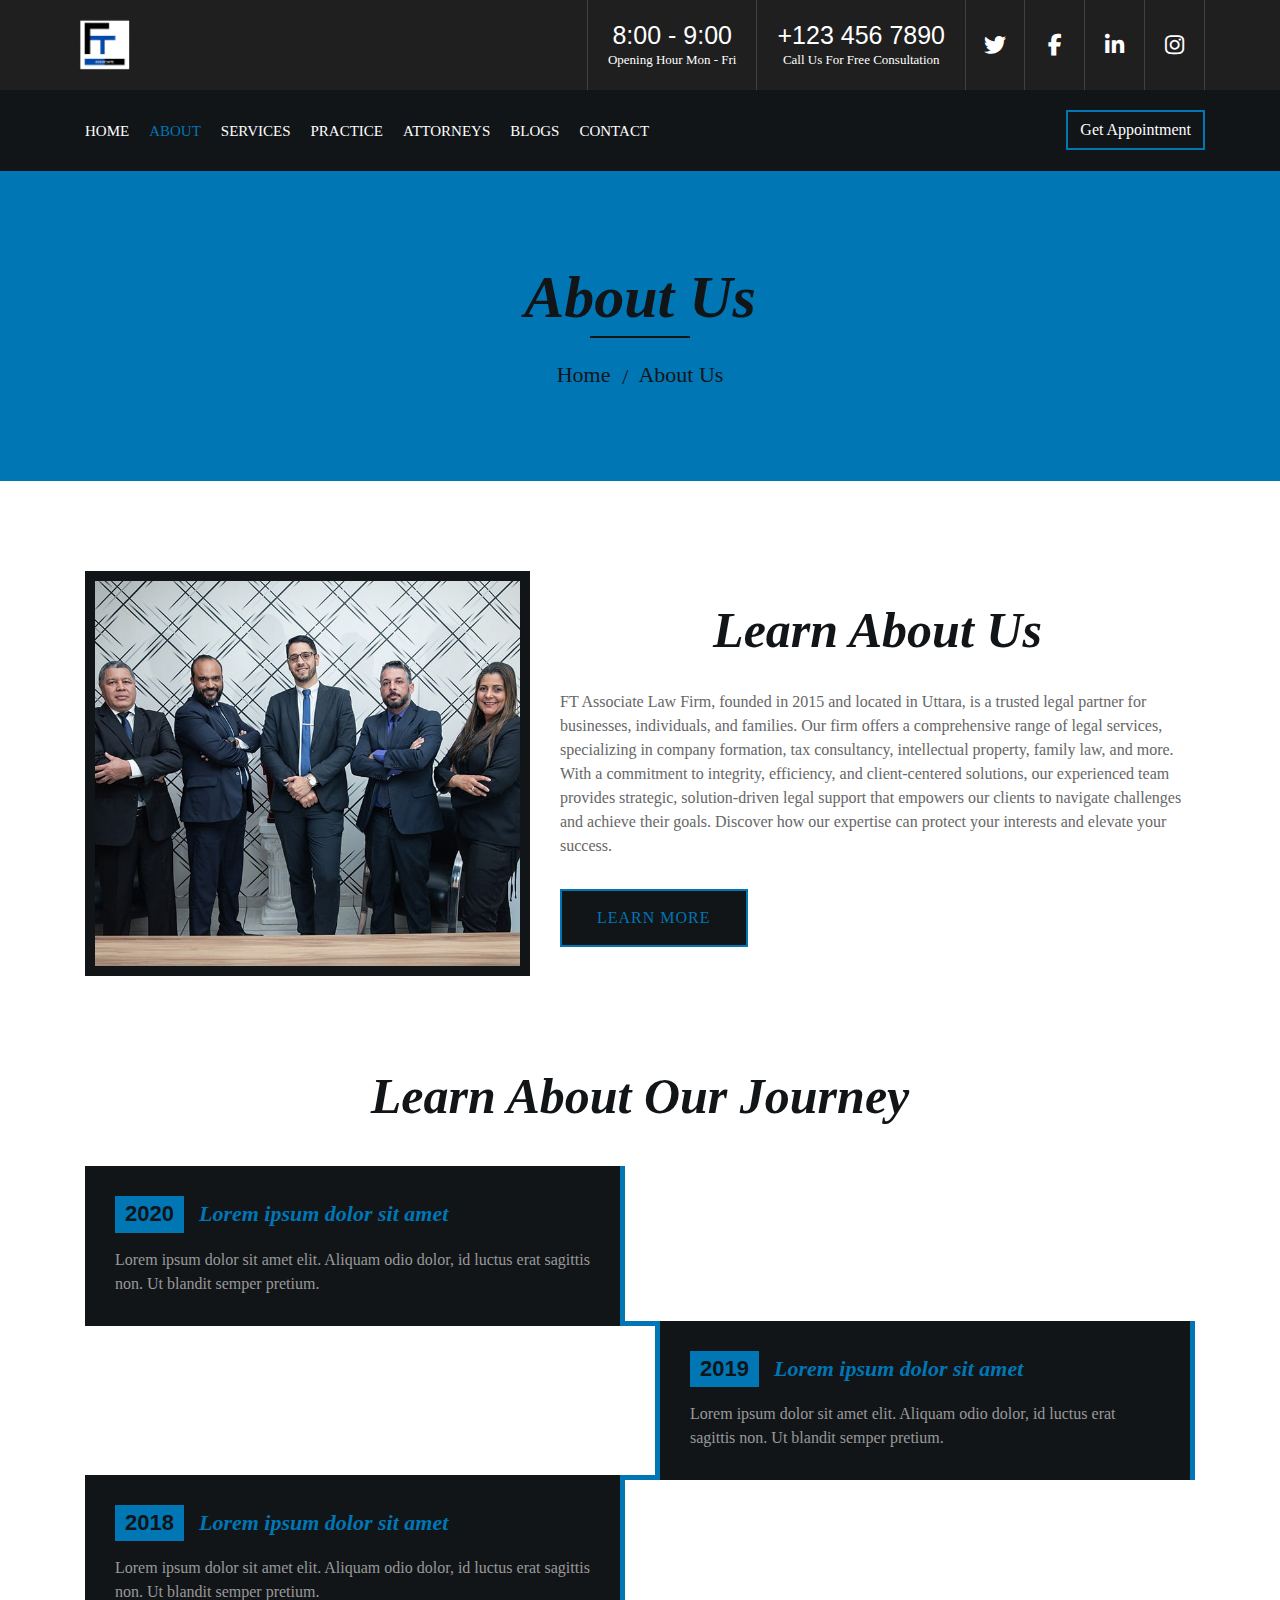
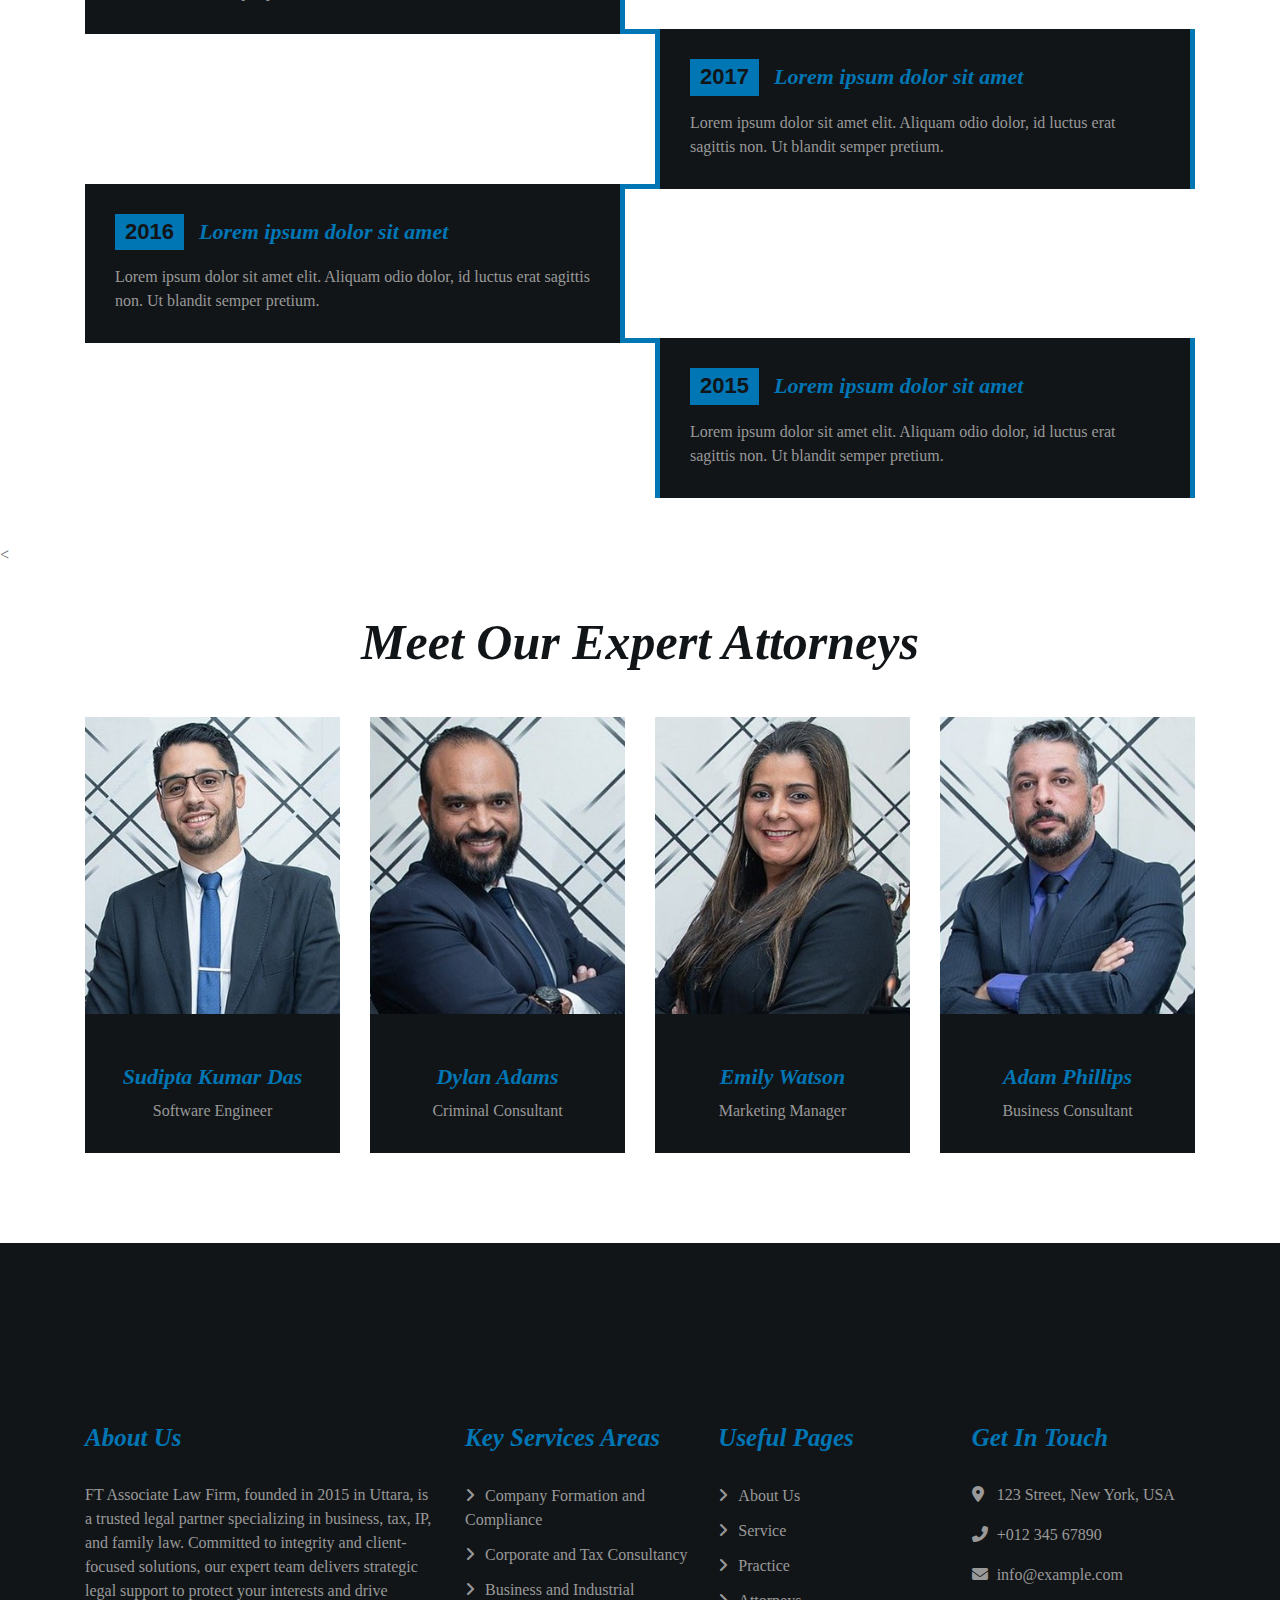
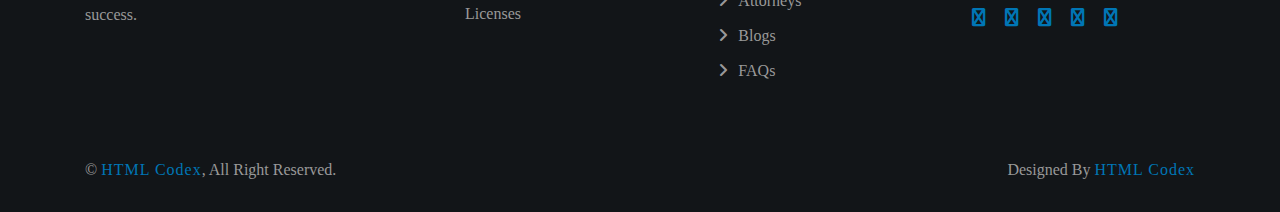
<file: about.html>
<!DOCTYPE html>
<html lang="en">
    <head>
        <meta charset="utf-8">
        <title>Kanun - Law Firm Website Template</title>
        <meta content="width=device-width, initial-scale=1.0" name="viewport">
        <meta content="Law Firm Website Template" name="keywords">
        <meta content="Law Firm Website Template" name="description">

        <!-- Favicon -->
        <link href="img/favicon.ico" rel="icon">

        <!-- Google Font -->
        <link href="https://fonts.googleapis.com/css2?family=EB+Garamond:ital,wght@1,600;1,700;1,800&family=Roboto:wght@400;500&display=swap" rel="stylesheet"> 
        
        <!-- CSS Libraries -->
        <link href="https://stackpath.bootstrapcdn.com/bootstrap/4.4.1/css/bootstrap.min.css" rel="stylesheet">
        <link rel="stylesheet" href="https://cdnjs.cloudflare.com/ajax/libs/font-awesome/6.5.1/css/all.min.css">
        <link href="lib/animate/animate.min.css" rel="stylesheet">
        <link href="lib/owlcarousel/assets/owl.carousel.min.css" rel="stylesheet">

        <!-- Template Stylesheet -->
        <link href="css/style.css" rel="stylesheet">
<!--        <script src="js/script.js" defer></script>-->
<!--        <script>-->
<!--            window.onload = function() {-->
<!--                loadText('data/about-us.txt', 'about-us-text', 'Error loading About Us text:');-->
<!--                loadText('data/about-us.txt', 'about-us-text-footer', 'Error loading About Us text:');-->
<!--                loadText('data/motto-text.txt', 'motto-text-1', 'Error loading Motto:');-->
<!--                loadText('data/motto-text.txt', 'motto-text-2', 'Error loading Motto:');-->
<!--                loadText('data/motto-text.txt', 'motto-text-3', 'Error loading Motto:');-->

<!--                loadEmployees('data/employees.txt', 'employee-name-1', 'employee-position-1', 0, 'Error loading Employee 1:');-->
<!--                loadEmployees('data/employees.txt', 'employee-name-2', 'employee-position-2', 1, 'Error loading Employee 2:');-->
<!--                loadEmployees('data/employees.txt', 'employee-name-3', 'employee-position-3', 2, 'Error loading Employee 3:');-->
<!--                loadEmployees('data/employees.txt', 'employee-name-4', 'employee-position-4', 3, 'Error loading Employee 4:');-->
<!--            };-->
<!--        </script>-->
    </head>

    <body style="font-family: 'Arial Rounded MT Bold'">
        <div class="wrapper">
            <!-- Top Bar Start -->
            <div class="top-bar">
                <div class="container-fluid">
                    <div class="row">
                        <div class="col-lg-3">
                            <div class="logo">
                                <a href="index.html">
<!--                                    <h1>Kanun</h1>-->
                                    <img src="img/logo_borderless.png" alt="Logo">
                                </a>
                            </div>
                        </div>
                        <div class="col-lg-9">
                            <div class="top-bar-right">
                                <div class="text">
                                    <h2>8:00 - 9:00</h2>
                                    <p>Opening Hour Mon - Fri</p>
                                </div>
                                <div class="text">
                                    <h2>+123 456 7890</h2>
                                    <p>Call Us For Free Consultation</p>
                                </div>
                                <div class="social">
                                    <a href=""><i class="fab fa-twitter"></i></a>
                                    <a href=""><i class="fab fa-facebook-f"></i></a>
                                    <a href=""><i class="fab fa-linkedin-in"></i></a>
                                    <a href=""><i class="fab fa-instagram"></i></a>
                                </div>
                            </div>
                        </div>
                    </div>
                </div>
            </div>
            <!-- Top Bar End -->

            <!-- Nav Bar Start -->
            <div class="nav-bar">
                <div class="container-fluid">
                    <nav class="navbar navbar-expand-lg bg-dark navbar-dark">
                        <a href="#" class="navbar-brand">MENU</a>
                        <button type="button" class="navbar-toggler" data-toggle="collapse" data-target="#navbarCollapse">
                            <span class="navbar-toggler-icon"></span>
                        </button>

                        <div class="collapse navbar-collapse justify-content-between" id="navbarCollapse">
                            <div class="navbar-nav mr-auto">
                                <a href="index.html" class="nav-item nav-link">Home</a>
                                <a href="about.html" class="nav-item nav-link active">About</a>
                                <a href="services.html" class="nav-item nav-link">Services</a>
                                <a href="practice.html" class="nav-item nav-link">Practice</a>
                                <a href="attorneys.html" class="nav-item nav-link">Attorneys</a>
<!--                                <a href="portfolio.html" class="nav-item nav-link">Case Studies</a>-->
<!---->
                                <a href="blog.html" class="nav-item nav-link">Blogs</a>

                                <a href="contact.html" class="nav-item nav-link">Contact</a>
                            </div>
                            <div class="ml-auto">
                                <a class="btn" href="contact.html">Get Appointment</a>
                            </div>
                        </div>
                    </nav>
                </div>
            </div>
            <!-- Nav Bar End -->
            
            
            <!-- Page Header Start -->
            <div class="page-header">
                <div class="container">
                    <div class="row">
                        <div class="col-12">
                            <h2>About Us</h2>
                        </div>
                        <div class="col-12">
                            <a href="index.html">Home</a>
                            <a href="about.html">About Us</a>
                        </div>
                    </div>
                </div>
            </div>
            <!-- Page Header End -->


            <!-- About Start -->
            <div class="about">
                <div class="container">
                    <div class="row align-items-center">
                        <div class="col-lg-5 col-md-6">
                            <div class="about-img">
                                <img src="img/about.jpg" alt="Image">
                            </div>
                        </div>
                        <div class="col-lg-7 col-md-6">
                            <div class="section-header">
                                <h2>Learn About Us</h2>
                            </div>
                            <div class="about-text">
                                <p id="about-us-text">
                                    FT Associate Law Firm, founded in 2015 and located in Uttara, is a trusted legal partner for businesses, individuals, and families.
                                    Our firm offers a comprehensive range of legal services, specializing in company formation, tax consultancy, intellectual property,
                                    family law, and more. With a commitment to integrity, efficiency, and client-centered solutions, our experienced team provides
                                    strategic, solution-driven legal support that empowers our clients to navigate challenges and achieve their goals. Discover how
                                    our expertise can protect your interests and elevate your success.
                                </p>
                                <a class="btn" href="#learn-about_our-journey">Learn More</a>
                            </div>
                        </div>
                    </div>
                </div>
            </div>
            <!-- About End -->


            <!-- Timeline Start -->
            <div id="learn-about_our-journey" class="timeline">
                <div class="container">
                    <div class="section-header">
                        <h2> Learn About Our Journey</h2>
                    </div>
                    <div class="timeline-start">
                        <div class="timeline-container left">
                            <div class="timeline-content">
                                <h2><span>2020</span>Lorem ipsum dolor sit amet</h2>
                                <p>
                                    Lorem ipsum dolor sit amet elit. Aliquam odio dolor, id luctus erat sagittis non. Ut blandit semper pretium.
                                </p>
                            </div>
                        </div>
                        <div class="timeline-container right">
                            <div class="timeline-content">
                                <h2><span>2019</span>Lorem ipsum dolor sit amet</h2>
                                <p>
                                    Lorem ipsum dolor sit amet elit. Aliquam odio dolor, id luctus erat sagittis non. Ut blandit semper pretium.
                                </p>
                            </div>
                        </div>
                        <div class="timeline-container left">
                            <div class="timeline-content">
                                <h2><span>2018</span>Lorem ipsum dolor sit amet</h2>
                                <p>
                                    Lorem ipsum dolor sit amet elit. Aliquam odio dolor, id luctus erat sagittis non. Ut blandit semper pretium.
                                </p>
                            </div>
                        </div>
                        <div class="timeline-container right">
                            <div class="timeline-content">
                                <h2><span>2017</span>Lorem ipsum dolor sit amet</h2>
                                <p>
                                    Lorem ipsum dolor sit amet elit. Aliquam odio dolor, id luctus erat sagittis non. Ut blandit semper pretium.
                                </p>
                            </div>
                        </div>
                        <div class="timeline-container left">
                            <div class="timeline-content">
                                <h2><span>2016</span>Lorem ipsum dolor sit amet</h2>
                                <p>
                                    Lorem ipsum dolor sit amet elit. Aliquam odio dolor, id luctus erat sagittis non. Ut blandit semper pretium.
                                </p>
                            </div>
                        </div>
                        <div class="timeline-container right">
                            <div class="timeline-content">
                                <h2><span>2015</span>Lorem ipsum dolor sit amet</h2>
                                <p>
                                    Lorem ipsum dolor sit amet elit. Aliquam odio dolor, id luctus erat sagittis non. Ut blandit semper pretium.
                                </p>
                            </div>
                        </div>
                    </div>
                </div>
            </div>
            <!-- Timeline End -->


            <!-- Team Start -->
            <<div class="team">
            <div class="container">
                <div class="section-header">
                    <h2>Meet Our Expert Attorneys</h2>
                </div>
                <div class="row">
                    <div class="col-lg-3 col-md-6">
                        <div class="team-item">
                            <div class="team-img">
                                <img src="img/team-1.jpg" alt="Team Image">
                            </div>
                            <div class="team-text">
                                <h2 id="employee-name-1">Sudipta Kumar Das</h2>
                                <p id="employee-position-1">Software Engineer</p>

                            </div>
                        </div>
                    </div>
                    <div class="col-lg-3 col-md-6">
                        <div class="team-item">
                            <div class="team-img">
                                <img src="img/team-2.jpg" alt="Team Image">
                            </div>
                            <div class="team-text">
                                <h2 id="employee-name-2">Dylan Adams</h2>
                                <p id="employee-position-2">Criminal Consultant</p>

                            </div>
                        </div>
                    </div>
                    <div class="col-lg-3 col-md-6">
                        <div class="team-item">
                            <div class="team-img">
                                <img src="img/team-3.jpg" alt="Team Image">
                            </div>
                            <div class="team-text">
                                <h2 id="employee-name-3">Emily Watson</h2>
                                <p id="employee-position-3">Marketing Manager</p>

                            </div>
                        </div>
                    </div>
                    <div class="col-lg-3 col-md-6">
                        <div class="team-item">
                            <div class="team-img">
                                <img src="img/team-4.jpg" alt="Team Image">
                            </div>
                            <div class="team-text">
                                <h2 id="employee-name-4">Adam Phillips</h2>
                                <p id="employee-position-4">Business Consultant</p>

                            </div>
                        </div>
                    </div>
                </div>
            </div>
        </div>
            <!-- Team End -->



            <!-- Footer Start -->
            <div class="footer">
                <div class="container">
                    <div class="row">
                        <div class="col-md-6 col-lg-4">
                            <div class="footer-about">
                                <h2>About Us</h2>
                                <p id="about-us-text-footer">
                                    FT Associate Law Firm, founded in 2015 in Uttara, is a trusted legal partner specializing
                                    in business, tax, IP, and family law. Committed to integrity and client-focused solutions,
                                    our expert team delivers strategic legal support to protect your interests and drive success.
                                </p>
                            </div>
                        </div>
                        <div class="col-md-6 col-lg-8">
                            <div class="row">
                                <div class="col-md-6 col-lg-4">
                                    <div class="footer-link">
                                        <h2>Key Services Areas</h2>
                                        <a href="services.html#company_formation_and_compliance">Company Formation and Compliance</a>
                                        <a href="services.html#corporate_and_tax_consultancy">Corporate and Tax Consultancy</a>
                                        <a href="services.html#business_and_industrial_licenses">Business and Industrial Licenses</a>
                                        <!--                                <a href="services.html#">VAT and Customs Services</a>-->
                                        <!--                                <a href="services.html#">Criminal Law</a>-->
                                    </div>
                                </div>
                                <div class="col-md-6 col-lg-4">
                                    <div class="footer-link">
                                        <h2>Useful Pages</h2>
                                        <a href="about.html">About Us</a>
                                        <a href="services.html">Service</a>
                                        <a href="practice.html">Practice</a>
                                        <a href="attorneys.html">Attorneys</a>
                                        <!--                                <a href="portfolio.html">Case Studies</a>-->
                                        <a href="blog.html">Blogs</a>
                                        <a href="index.html#index_faq">FAQs</a>
                                    </div>
                                </div>
                                <div class="col-md-6 col-lg-4">
                                    <div class="footer-contact">
                                        <h2>Get In Touch</h2>
                                        <p><i class="fa fa-map-marker-alt"></i>123 Street, New York, USA</p>
                                        <p><i class="fa fa-phone-alt"></i>+012 345 67890</p>
                                        <p><i class="fa fa-envelope"></i>info@example.com</p>
                                        <div class="footer-social">
                                            <a href="#"><i class="fa-brands fa-x-twitter"></i></a>
                                            <a href="#"><i class="fa-brands fa-facebook-f"></i></a>
                                            <a href="#"><i class="fa-brands fa-youtube"></i></a>
                                            <a href="#"><i class="fa-brands fa-instagram"></i></a>
                                            <a href="#"><i class="fa-brands fa-linkedin-in"></i></a>
                                        </div>
                                    </div>
                                </div>
                            </div>
                    </div>
                    </div>
                </div>
<!--                <div class="container footer-menu">-->
<!--                    <div class="f-menu">-->
<!--                        <a href="">Terms of use</a>-->
<!--                        <a href="">Privacy policy</a>-->
<!--                        <a href="">Cookies</a>-->
<!--                        <a href="">Help</a>-->
<!--                        <a href="">FQAs</a>-->
<!--                    </div>-->
<!--                </div>-->
                <div class="container copyright">
                    <div class="row">
                        <div class="col-md-6">
                            <p>&copy; <a href="https://htmlcodex.com/law-firm-website-template">HTML Codex</a>, All Right Reserved.</p>
                        </div>
                        <div class="col-md-6">
                            <p>Designed By <a href="https://htmlcodex.com">HTML Codex</a></p>
                        </div>
                    </div>
                </div>
            </div>
            <!-- Footer End -->
            
            <a href="#" class="back-to-top"><i class="fa fa-chevron-up"></i></a>
        </div>

        <!-- JavaScript Libraries -->
        <script src="https://code.jquery.com/jquery-3.4.1.min.js"></script>
        <script src="https://stackpath.bootstrapcdn.com/bootstrap/4.4.1/js/bootstrap.bundle.min.js"></script>
        <script src="lib/easing/easing.min.js"></script>
        <script src="lib/owlcarousel/owl.carousel.min.js"></script>
        <script src="lib/isotope/isotope.pkgd.min.js"></script>

        <!-- Template Javascript -->
        <script src="js/main.js"></script>
    </body>
</html>
</file>
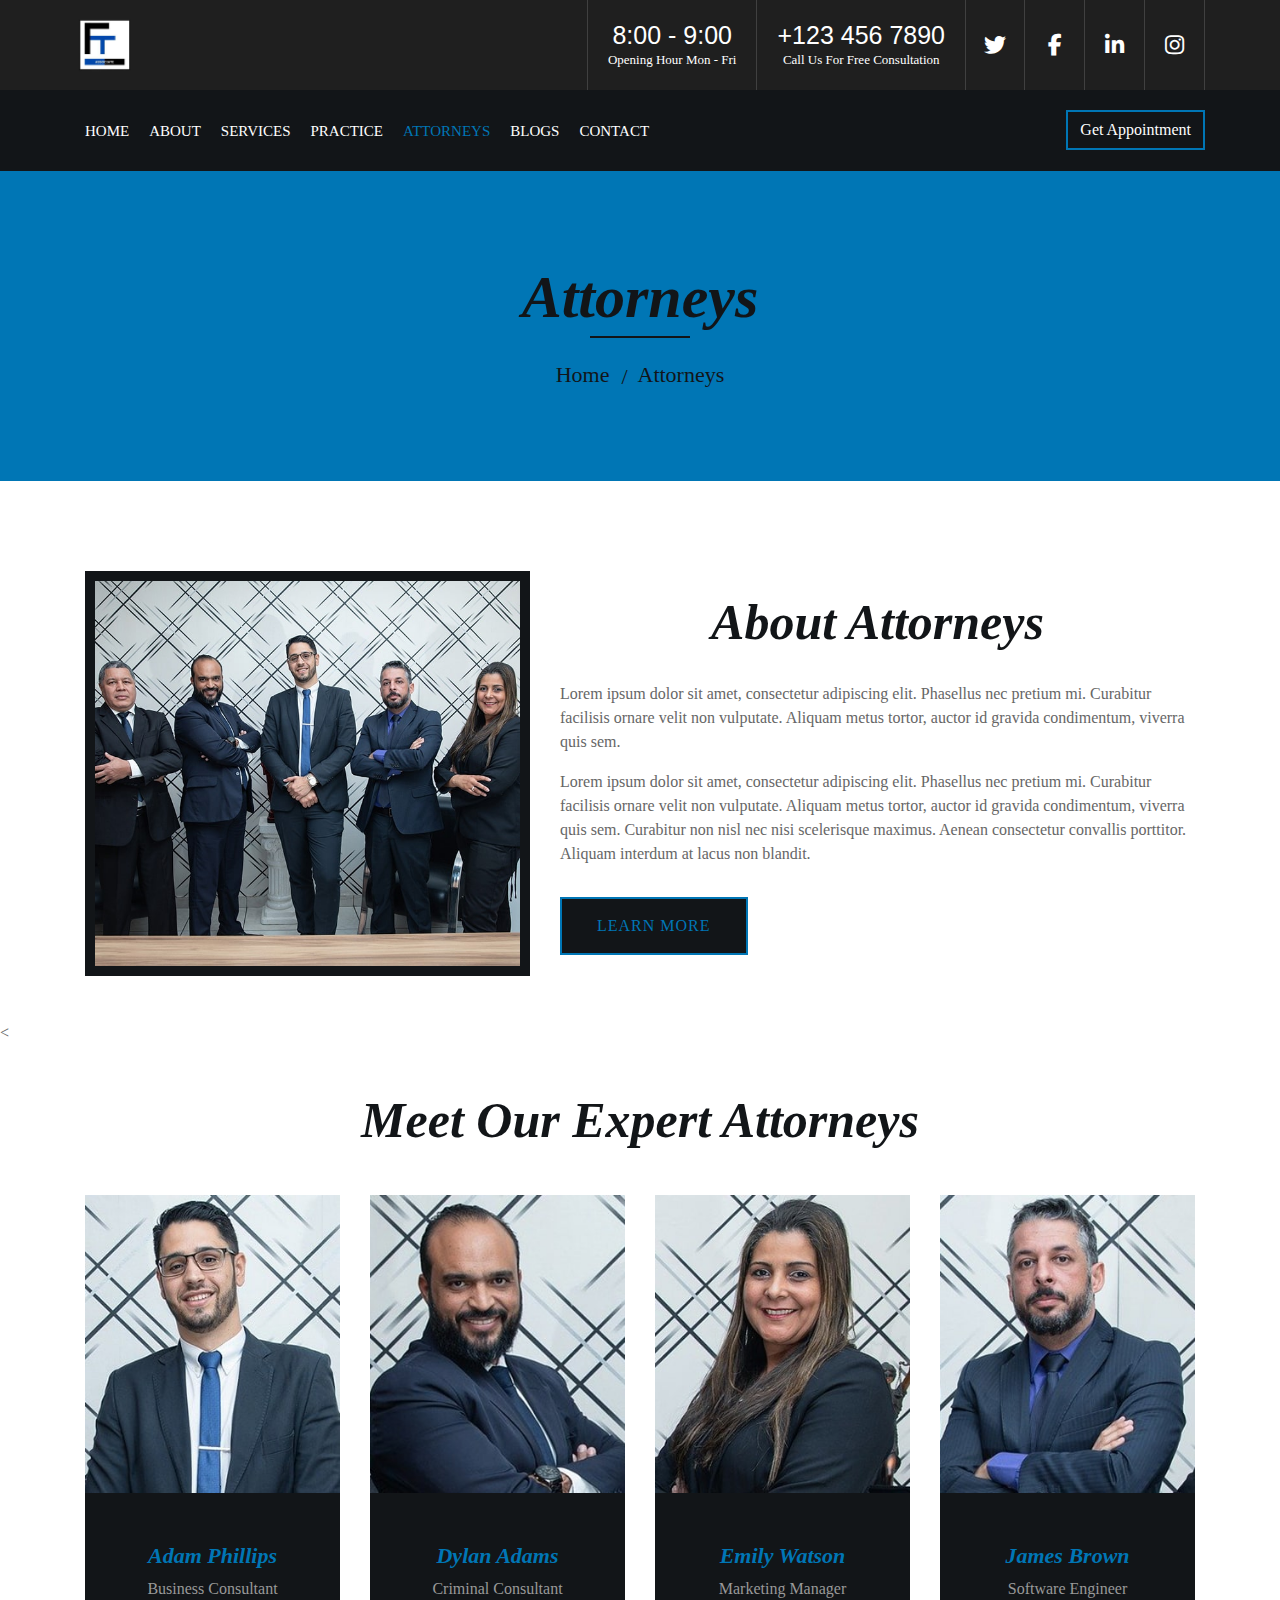
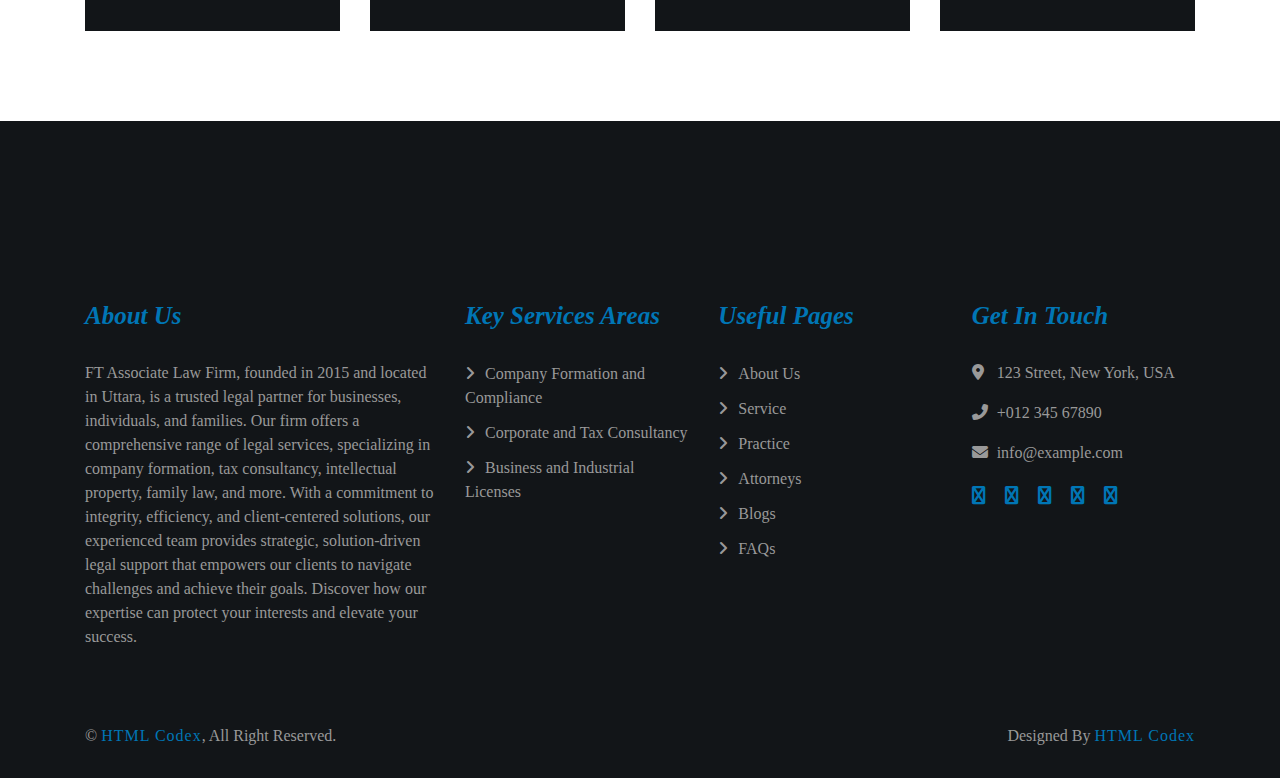
<file: attorneys.html>
<!DOCTYPE html>
<html lang="en">
    <head>
        <meta charset="utf-8">
        <title>Kanun - Law Firm Website Template</title>
        <meta content="width=device-width, initial-scale=1.0" name="viewport">
        <meta content="Law Firm Website Template" name="keywords">
        <meta content="Law Firm Website Template" name="description">

        <!-- Favicon -->
        <link href="img/favicon.ico" rel="icon">

        <!-- Google Font -->
        <link href="https://fonts.googleapis.com/css2?family=EB+Garamond:ital,wght@1,600;1,700;1,800&family=Roboto:wght@400;500&display=swap" rel="stylesheet"> 
        
        <!-- CSS Libraries -->
        <link href="https://stackpath.bootstrapcdn.com/bootstrap/4.4.1/css/bootstrap.min.css" rel="stylesheet">
        <link rel="stylesheet" href="https://cdnjs.cloudflare.com/ajax/libs/font-awesome/6.5.1/css/all.min.css">
        <link href="lib/animate/animate.min.css" rel="stylesheet">
        <link href="lib/owlcarousel/assets/owl.carousel.min.css" rel="stylesheet">

        <!-- Template Stylesheet -->
        <link href="css/style.css" rel="stylesheet">
        <script src="js/script.js" defer></script>
        <script>
            window.onload = function() {
                loadText('data/about-us.txt', 'about-us-text', 'Error loading About Us text:');
                loadText('data/about-us.txt', 'about-us-text-footer', 'Error loading About Us text:');
                loadText('data/motto-text.txt', 'motto-text-1', 'Error loading Motto:');
                loadText('data/motto-text.txt', 'motto-text-2', 'Error loading Motto:');
                loadText('data/motto-text.txt', 'motto-text-3', 'Error loading Motto:');

                loadEmployees('data/employees.txt', 'employee-name-1', 'employee-position-1', 0, 'Error loading Employee 1:');
                loadEmployees('data/employees.txt', 'employee-name-2', 'employee-position-2', 1, 'Error loading Employee 2:');
                loadEmployees('data/employees.txt', 'employee-name-3', 'employee-position-3', 2, 'Error loading Employee 3:');
                loadEmployees('data/employees.txt', 'employee-name-4', 'employee-position-4', 3, 'Error loading Employee 4:');
            };
        </script>

    </head>

    <body style="font-family: 'Arial Rounded MT Bold'">
        <div class="wrapper">
            <!-- Top Bar Start -->
            <div class="top-bar">
                <div class="container-fluid">
                    <div class="row">
                        <div class="col-lg-3">
                            <div class="logo">
                                <a href="index.html">
<!--                                    <h1>Kanun</h1>-->
                                    <img src="img/logo_borderless.png" alt="Logo">
                                </a>
                            </div>
                        </div>
                        <div class="col-lg-9">
                            <div class="top-bar-right">
                                <div class="text">
                                    <h2>8:00 - 9:00</h2>
                                    <p>Opening Hour Mon - Fri</p>
                                </div>
                                <div class="text">
                                    <h2>+123 456 7890</h2>
                                    <p>Call Us For Free Consultation</p>
                                </div>
                                <div class="social">
                                    <a href=""><i class="fab fa-twitter"></i></a>
                                    <a href=""><i class="fab fa-facebook-f"></i></a>
                                    <a href=""><i class="fab fa-linkedin-in"></i></a>
                                    <a href=""><i class="fab fa-instagram"></i></a>
                                </div>
                            </div>
                        </div>
                    </div>
                </div>
            </div>
            <!-- Top Bar End -->

            <!-- Nav Bar Start -->
            <div class="nav-bar">
                <div class="container-fluid">
                    <nav class="navbar navbar-expand-lg bg-dark navbar-dark">
                        <a href="#" class="navbar-brand">MENU</a>
                        <button type="button" class="navbar-toggler" data-toggle="collapse" data-target="#navbarCollapse">
                            <span class="navbar-toggler-icon"></span>
                        </button>

                        <div class="collapse navbar-collapse justify-content-between" id="navbarCollapse">
                            <div class="navbar-nav mr-auto">
                                <a href="index.html" class="nav-item nav-link">Home</a>
                                <a href="about.html" class="nav-item nav-link">About</a>
                                <a href="services.html" class="nav-item nav-link">Services</a>
                                <a href="practice.html" class="nav-item nav-link">Practice</a>
                                <a href="attorneys.html" class="nav-item nav-link active">Attorneys</a>
<!--                                <a href="portfolio.html" class="nav-item nav-link">Practice Areas</a>-->

                                <a href="blog.html" class="nav-item nav-link">Blogs</a>

                                <a href="contact.html" class="nav-item nav-link">Contact</a>
                            </div>
                            <div class="ml-auto">
                                <a class="btn" href="contact.html">Get Appointment</a>
                            </div>
                        </div>
                    </nav>
                </div>
            </div>
            <!-- Nav Bar End -->
            
            
            <!-- Page Header Start -->
            <div class="page-header">
                <div class="container">
                    <div class="row">
                        <div class="col-12">
                            <h2>Attorneys</h2>
                        </div>
                        <div class="col-12">
                            <a href="index.html">Home</a>
                            <a href="attorneys.html">Attorneys</a>
                        </div>
                    </div>
                </div>
            </div>
            <!-- Page Header End -->


            <!-- About Start -->
            <div class="about">
                <div class="container">
                    <div class="row align-items-center">
                        <div class="col-lg-5 col-md-6">
                            <div class="about-img">
                                <img src="img/about.jpg" alt="Image">
                            </div>
                        </div>
                        <div class="col-lg-7 col-md-6">
                            <div class="section-header">
                                <h2>About Attorneys</h2>
                            </div>
                            <div class="about-text">
                                <p>
                                    Lorem ipsum dolor sit amet, consectetur adipiscing elit. Phasellus nec pretium mi. Curabitur facilisis ornare velit non vulputate. Aliquam metus tortor, auctor id gravida condimentum, viverra quis sem.
                                </p>
                                <p>
                                    Lorem ipsum dolor sit amet, consectetur adipiscing elit. Phasellus nec pretium mi. Curabitur facilisis ornare velit non vulputate. Aliquam metus tortor, auctor id gravida condimentum, viverra quis sem. Curabitur non nisl nec nisi scelerisque maximus. Aenean consectetur convallis porttitor. Aliquam interdum at lacus non blandit.
                                </p>
                                <a class="btn" href="">Learn More</a>
                            </div>
                        </div>
                    </div>
                </div>
            </div>
            <!-- About End -->


            <!-- Team Start -->
            <<div class="team">
            <div class="container">
                <div class="section-header">
                    <h2>Meet Our Expert Attorneys</h2>
                </div>
                <div class="row">
                    <div class="col-lg-3 col-md-6">
                        <div class="team-item">
                            <div class="team-img">
                                <img src="img/team-1.jpg" alt="Team Image">
                            </div>
                            <div class="team-text">
                                <h2 id="employee-name-1">Sudipta Kumar Das</h2>
                                <p id="employee-position-1">Software Engineer</p>

                            </div>
                        </div>
                    </div>
                    <div class="col-lg-3 col-md-6">
                        <div class="team-item">
                            <div class="team-img">
                                <img src="img/team-2.jpg" alt="Team Image">
                            </div>
                            <div class="team-text">
                                <h2 id="employee-name-2">Dylan Adams</h2>
                                <p id="employee-position-2">Criminal Consultant</p>

                            </div>
                        </div>
                    </div>
                    <div class="col-lg-3 col-md-6">
                        <div class="team-item">
                            <div class="team-img">
                                <img src="img/team-3.jpg" alt="Team Image">
                            </div>
                            <div class="team-text">
                                <h2 id="employee-name-3">Emily Watson</h2>
                                <p id="employee-position-3">Marketing Manager</p>

                            </div>
                        </div>
                    </div>
                    <div class="col-lg-3 col-md-6">
                        <div class="team-item">
                            <div class="team-img">
                                <img src="img/team-4.jpg" alt="Team Image">
                            </div>
                            <div class="team-text">
                                <h2 id="employee-name-4">Adam Phillips</h2>
                                <p id="employee-position-4">Business Consultant</p>

                            </div>
                        </div>
                    </div>
                </div>
            </div>
        </div>
            <!-- Team End -->



            <!-- Footer Start -->
            <div class="footer">
                <div class="container">
                    <div class="row">
                        <div class="col-md-6 col-lg-4">
                            <div class="footer-about">
                                <h2>About Us</h2>
                                <p id="about-us-text-footer">
                                    FT Associate Law Firm, founded in 2015 in Uttara, is a trusted legal partner specializing
                                    in business, tax, IP, and family law. Committed to integrity and client-focused solutions,
                                    our expert team delivers strategic legal support to protect your interests and drive success.
                                </p>
                            </div>
                        </div>
                        <div class="col-md-6 col-lg-8">
                            <div class="row">
                                <div class="col-md-6 col-lg-4">
                                    <div class="footer-link">
                                        <h2>Key Services Areas</h2>
                                        <a href="services.html#company_formation_and_compliance">Company Formation and Compliance</a>
                                        <a href="services.html#corporate_and_tax_consultancy">Corporate and Tax Consultancy</a>
                                        <a href="services.html#business_and_industrial_licenses">Business and Industrial Licenses</a>
                                        <!--                                <a href="services.html#">VAT and Customs Services</a>-->
                                        <!--                                <a href="services.html#">Criminal Law</a>-->
                                    </div>
                                </div>
                                <div class="col-md-6 col-lg-4">
                                    <div class="footer-link">
                                        <h2>Useful Pages</h2>
                                        <a href="about.html">About Us</a>
                                        <a href="services.html">Service</a>
                                        <a href="practice.html">Practice</a>
                                        <a href="attorneys.html">Attorneys</a>
                                        <!--                                <a href="portfolio.html">Case Studies</a>-->
                                        <a href="blog.html">Blogs</a>
                                        <a href="index.html#index_faq">FAQs</a>
                                    </div>
                                </div>
                                <div class="col-md-6 col-lg-4">
                                    <div class="footer-contact">
                                        <h2>Get In Touch</h2>
                                        <p><i class="fa fa-map-marker-alt"></i>123 Street, New York, USA</p>
                                        <p><i class="fa fa-phone-alt"></i>+012 345 67890</p>
                                        <p><i class="fa fa-envelope"></i>info@example.com</p>
                                        <div class="footer-social">
                                            <a href="#"><i class="fa-brands fa-x-twitter"></i></a>
                                            <a href="#"><i class="fa-brands fa-facebook-f"></i></a>
                                            <a href="#"><i class="fa-brands fa-youtube"></i></a>
                                            <a href="#"><i class="fa-brands fa-instagram"></i></a>
                                            <a href="#"><i class="fa-brands fa-linkedin-in"></i></a>
                                        </div>
                                    </div>
                                </div>
                            </div>
                    </div>
                    </div>
                </div>
<!--                <div class="container footer-menu">-->
<!--                    <div class="f-menu">-->
<!--                        <a href="">Terms of use</a>-->
<!--                        <a href="">Privacy policy</a>-->
<!--                        <a href="">Cookies</a>-->
<!--                        <a href="">Help</a>-->
<!--                        <a href="">FQAs</a>-->
<!--                    </div>-->
<!--                </div>-->
                <div class="container copyright">
                    <div class="row">
                        <div class="col-md-6">
                            <p>&copy; <a href="https://htmlcodex.com/law-firm-website-template">HTML Codex</a>, All Right Reserved.</p>
                        </div>
                        <div class="col-md-6">
                            <p>Designed By <a href="https://htmlcodex.com">HTML Codex</a></p>
                        </div>
                    </div>
                </div>
            </div>
            <!-- Footer End -->
            
            <a href="#" class="back-to-top"><i class="fa fa-chevron-up"></i></a>
        </div>

        <!-- JavaScript Libraries -->
        <script src="https://code.jquery.com/jquery-3.4.1.min.js"></script>
        <script src="https://stackpath.bootstrapcdn.com/bootstrap/4.4.1/js/bootstrap.bundle.min.js"></script>
        <script src="lib/easing/easing.min.js"></script>
        <script src="lib/owlcarousel/owl.carousel.min.js"></script>
        <script src="lib/isotope/isotope.pkgd.min.js"></script>

        <!-- Template Javascript -->
        <script src="js/main.js"></script>
    </body>
</html>
</file>
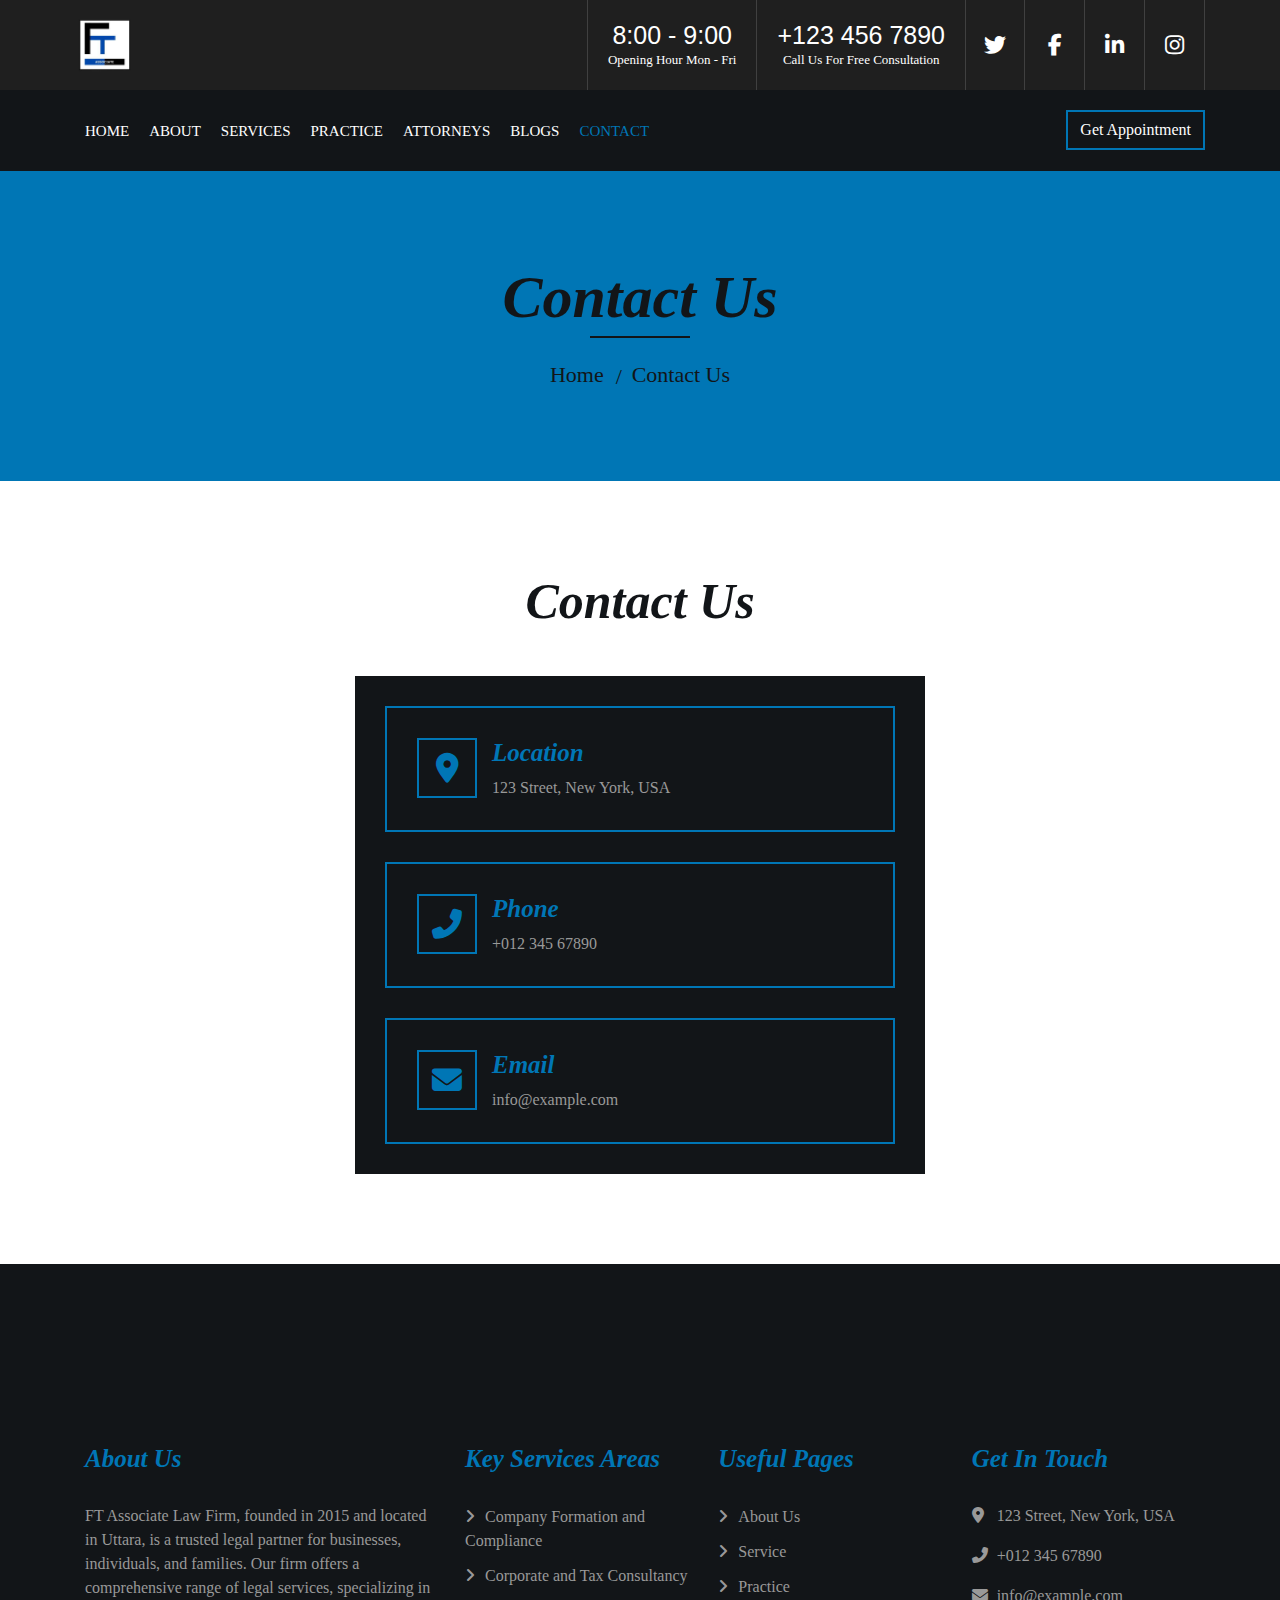
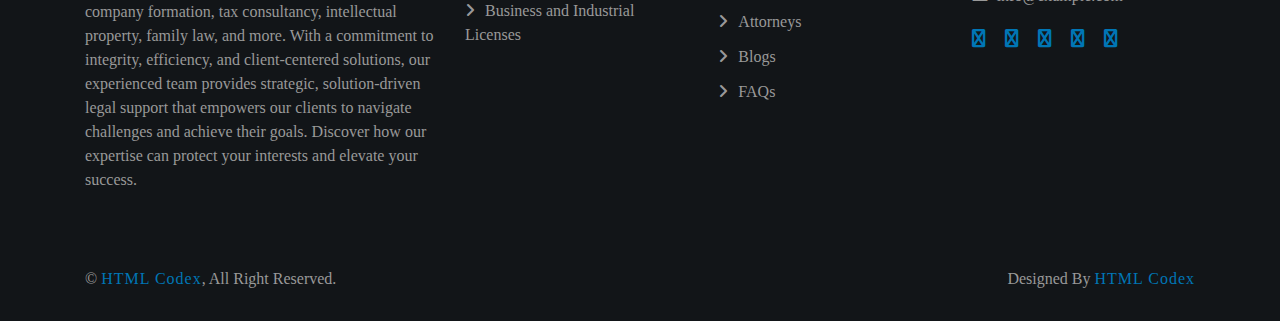
<file: contact.html>
<!DOCTYPE html>
<html lang="en">
    <head>
        <meta charset="utf-8">
        <title>Kanun - Law Firm Website Template</title>
        <meta content="width=device-width, initial-scale=1.0" name="viewport">
        <meta content="Law Firm Website Template" name="keywords">
        <meta content="Law Firm Website Template" name="description">

        <!-- Favicon -->
        <link href="img/favicon.ico" rel="icon">

        <!-- Google Font -->
        <link href="https://fonts.googleapis.com/css2?family=EB+Garamond:ital,wght@1,600;1,700;1,800&family=Roboto:wght@400;500&display=swap" rel="stylesheet"> 
        
        <!-- CSS Libraries -->
        <link href="https://stackpath.bootstrapcdn.com/bootstrap/4.4.1/css/bootstrap.min.css" rel="stylesheet">
        <link rel="stylesheet" href="https://cdnjs.cloudflare.com/ajax/libs/font-awesome/6.5.1/css/all.min.css">
        <link href="lib/animate/animate.min.css" rel="stylesheet">
        <link href="lib/owlcarousel/assets/owl.carousel.min.css" rel="stylesheet">

        <!-- Template Stylesheet -->
        <link href="css/style.css" rel="stylesheet">
        <script src="js/script.js" defer></script>
        <script>
            window.onload = function() {
                loadText('data/about-us.txt', 'about-us-text', 'Error loading About Us text:');
                loadText('data/about-us.txt', 'about-us-text-footer', 'Error loading About Us text:');
                loadText('data/motto-text.txt', 'motto-text-1', 'Error loading Motto:');
                loadText('data/motto-text.txt', 'motto-text-2', 'Error loading Motto:');
                loadText('data/motto-text.txt', 'motto-text-3', 'Error loading Motto:');

                loadEmployees('data/employees.txt', 'employee-name-1', 'employee-position-1', 0, 'Error loading Employee 1:');
                loadEmployees('data/employees.txt', 'employee-name-2', 'employee-position-2', 1, 'Error loading Employee 2:');
                loadEmployees('data/employees.txt', 'employee-name-3', 'employee-position-3', 2, 'Error loading Employee 3:');
                loadEmployees('data/employees.txt', 'employee-name-4', 'employee-position-4', 3, 'Error loading Employee 4:');
            };
        </script>
    </head>

    <body style="font-family: 'Arial Rounded MT Bold'">
        <div class="wrapper">
            <!-- Top Bar Start -->
            <div class="top-bar">
                <div class="container-fluid">
                    <div class="row">
                        <div class="col-lg-3">
                            <div class="logo">
                                <a href="index.html">
<!--                                    <h1>Kanun</h1>-->
                                    <img src="img/logo_borderless.png" alt="Logo">
                                </a>
                            </div>
                        </div>
                        <div class="col-lg-9">
                            <div class="top-bar-right">
                                <div class="text">
                                    <h2>8:00 - 9:00</h2>
                                    <p>Opening Hour Mon - Fri</p>
                                </div>
                                <div class="text">
                                    <h2>+123 456 7890</h2>
                                    <p>Call Us For Free Consultation</p>
                                </div>
                                <div class="social">
                                    <a href=""><i class="fab fa-twitter"></i></a>
                                    <a href=""><i class="fab fa-facebook-f"></i></a>
                                    <a href=""><i class="fab fa-linkedin-in"></i></a>
                                    <a href=""><i class="fab fa-instagram"></i></a>
                                </div>
                            </div>
                        </div>
                    </div>
                </div>
            </div>
            <!-- Top Bar End -->

            <!-- Nav Bar Start -->
            <div class="nav-bar">
                <div class="container-fluid">
                    <nav class="navbar navbar-expand-lg bg-dark navbar-dark">
                        <a href="#" class="navbar-brand">MENU</a>
                        <button type="button" class="navbar-toggler" data-toggle="collapse" data-target="#navbarCollapse">
                            <span class="navbar-toggler-icon"></span>
                        </button>

                        <div class="collapse navbar-collapse justify-content-between" id="navbarCollapse">
                            <div class="navbar-nav mr-auto">
                                <a href="index.html" class="nav-item nav-link">Home</a>
                                <a href="about.html" class="nav-item nav-link">About</a>
                                <a href="services.html" class="nav-item nav-link">Services</a>
                                <a href="practice.html" class="nav-item nav-link">Practice</a>
                                <a href="attorneys.html" class="nav-item nav-link">Attorneys</a>
<!--                                <a href="portfolio.html" class="nav-item nav-link">Practice Areas</a>-->

                                <a href="blog.html" class="nav-item nav-link">Blogs</a>

                                <a href="contact.html" class="nav-item nav-link active">Contact</a>
                            </div>
                            <div class="ml-auto">
                                <a class="btn" href="contact.html">Get Appointment</a>
                            </div>
                        </div>
                    </nav>
                </div>
            </div>
            <!-- Nav Bar End -->
            
            
            <!-- Page Header Start -->
            <div class="page-header">
                <div class="container">
                    <div class="row">
                        <div class="col-12">
                            <h2>Contact Us</h2>
                        </div>
                        <div class="col-12">
                            <a href="index.html">Home</a>
                            <a href="contact.html">Contact Us</a>
                        </div>
                    </div>
                </div>
            </div>
            <!-- Page Header End -->


            <!-- Contact Start -->
            <div class="contact">
                <div class="container">
                    <div class="section-header">
                        <h2>Contact Us</h2>
                    </div>
                    <div class="row">
                        <div class="contact-info">
                            <div class="contact-item">
                                <i class="fa fa-map-marker-alt"></i>
                                <div class="contact-text">
                                    <h2>Location</h2>
                                    <p>123 Street, New York, USA</p>
                                </div>
                            </div>
                            <div class="contact-item">
                                <i class="fa fa-phone-alt"></i>
                                <div class="contact-text">
                                    <h2>Phone</h2>
                                    <p>+012 345 67890</p>
                                </div>
                            </div>
                            <div class="contact-item">
                                <i class="fa fa-envelope"></i>
                                <div class="contact-text">
                                    <h2>Email</h2>
                                    <p>info@example.com</p>
                                </div>
                            </div>
                        </div>
                    </div>
                </div>
            </div>
            <!-- Contact End -->



            <!-- Footer Start -->
            <div class="footer">
                <div class="container">
                    <div class="row">
                        <div class="col-md-6 col-lg-4">
                            <div class="footer-about">
                                <h2>About Us</h2>
                                <p id="about-us-text-footer">
                                    FT Associate Law Firm, founded in 2015 in Uttara, is a trusted legal partner specializing
                                    in business, tax, IP, and family law. Committed to integrity and client-focused solutions,
                                    our expert team delivers strategic legal support to protect your interests and drive success.
                                </p>
                            </div>
                        </div>
                        <div class="col-md-6 col-lg-8">
                            <div class="row">
                                <div class="col-md-6 col-lg-4">
                                    <div class="footer-link">
                                        <h2>Key Services Areas</h2>
                                        <a href="services.html#company_formation_and_compliance">Company Formation and Compliance</a>
                                        <a href="services.html#corporate_and_tax_consultancy">Corporate and Tax Consultancy</a>
                                        <a href="services.html#business_and_industrial_licenses">Business and Industrial Licenses</a>
                                        <!--                                <a href="services.html#">VAT and Customs Services</a>-->
                                        <!--                                <a href="services.html#">Criminal Law</a>-->
                                    </div>
                                </div>
                                <div class="col-md-6 col-lg-4">
                                    <div class="footer-link">
                                        <h2>Useful Pages</h2>
                                        <a href="about.html">About Us</a>
                                        <a href="services.html">Service</a>
                                        <a href="practice.html">Practice</a>
                                        <a href="attorneys.html">Attorneys</a>
                                        <!--                                <a href="portfolio.html">Case Studies</a>-->
                                        <a href="blog.html">Blogs</a>
                                        <a href="index.html#index_faq">FAQs</a>
                                    </div>
                                </div>
                                <div class="col-md-6 col-lg-4">
                                    <div class="footer-contact">
                                        <h2>Get In Touch</h2>
                                        <p><i class="fa fa-map-marker-alt"></i>123 Street, New York, USA</p>
                                        <p><i class="fa fa-phone-alt"></i>+012 345 67890</p>
                                        <p><i class="fa fa-envelope"></i>info@example.com</p>
                                        <div class="footer-social">
                                            <a href="#"><i class="fa-brands fa-x-twitter"></i></a>
                                            <a href="#"><i class="fa-brands fa-facebook-f"></i></a>
                                            <a href="#"><i class="fa-brands fa-youtube"></i></a>
                                            <a href="#"><i class="fa-brands fa-instagram"></i></a>
                                            <a href="#"><i class="fa-brands fa-linkedin-in"></i></a>
                                        </div>
                                    </div>
                                </div>
                            </div>
                    </div>
                    </div>
                </div>
<!--                <div class="container footer-menu">-->
<!--                    <div class="f-menu">-->
<!--                        <a href="">Terms of use</a>-->
<!--                        <a href="">Privacy policy</a>-->
<!--                        <a href="">Cookies</a>-->
<!--                        <a href="">Help</a>-->
<!--                        <a href="">FQAs</a>-->
<!--                    </div>-->
<!--                </div>-->
                <div class="container copyright">
                    <div class="row">
                        <div class="col-md-6">
                            <p>&copy; <a href="https://htmlcodex.com/law-firm-website-template">HTML Codex</a>, All Right Reserved.</p>
                        </div>
                        <div class="col-md-6">
                            <p>Designed By <a href="https://htmlcodex.com">HTML Codex</a></p>
                        </div>
                    </div>
                </div>
            </div>
            <!-- Footer End -->
            
            <a href="#" class="back-to-top"><i class="fa fa-chevron-up"></i></a>
        </div>

        <!-- JavaScript Libraries -->
        <script src="https://code.jquery.com/jquery-3.4.1.min.js"></script>
        <script src="https://stackpath.bootstrapcdn.com/bootstrap/4.4.1/js/bootstrap.bundle.min.js"></script>
        <script src="lib/easing/easing.min.js"></script>
        <script src="lib/owlcarousel/owl.carousel.min.js"></script>
        <script src="lib/isotope/isotope.pkgd.min.js"></script>

        <!-- Template Javascript -->
        <script src="js/main.js"></script>
    </body>
</html>
</file>
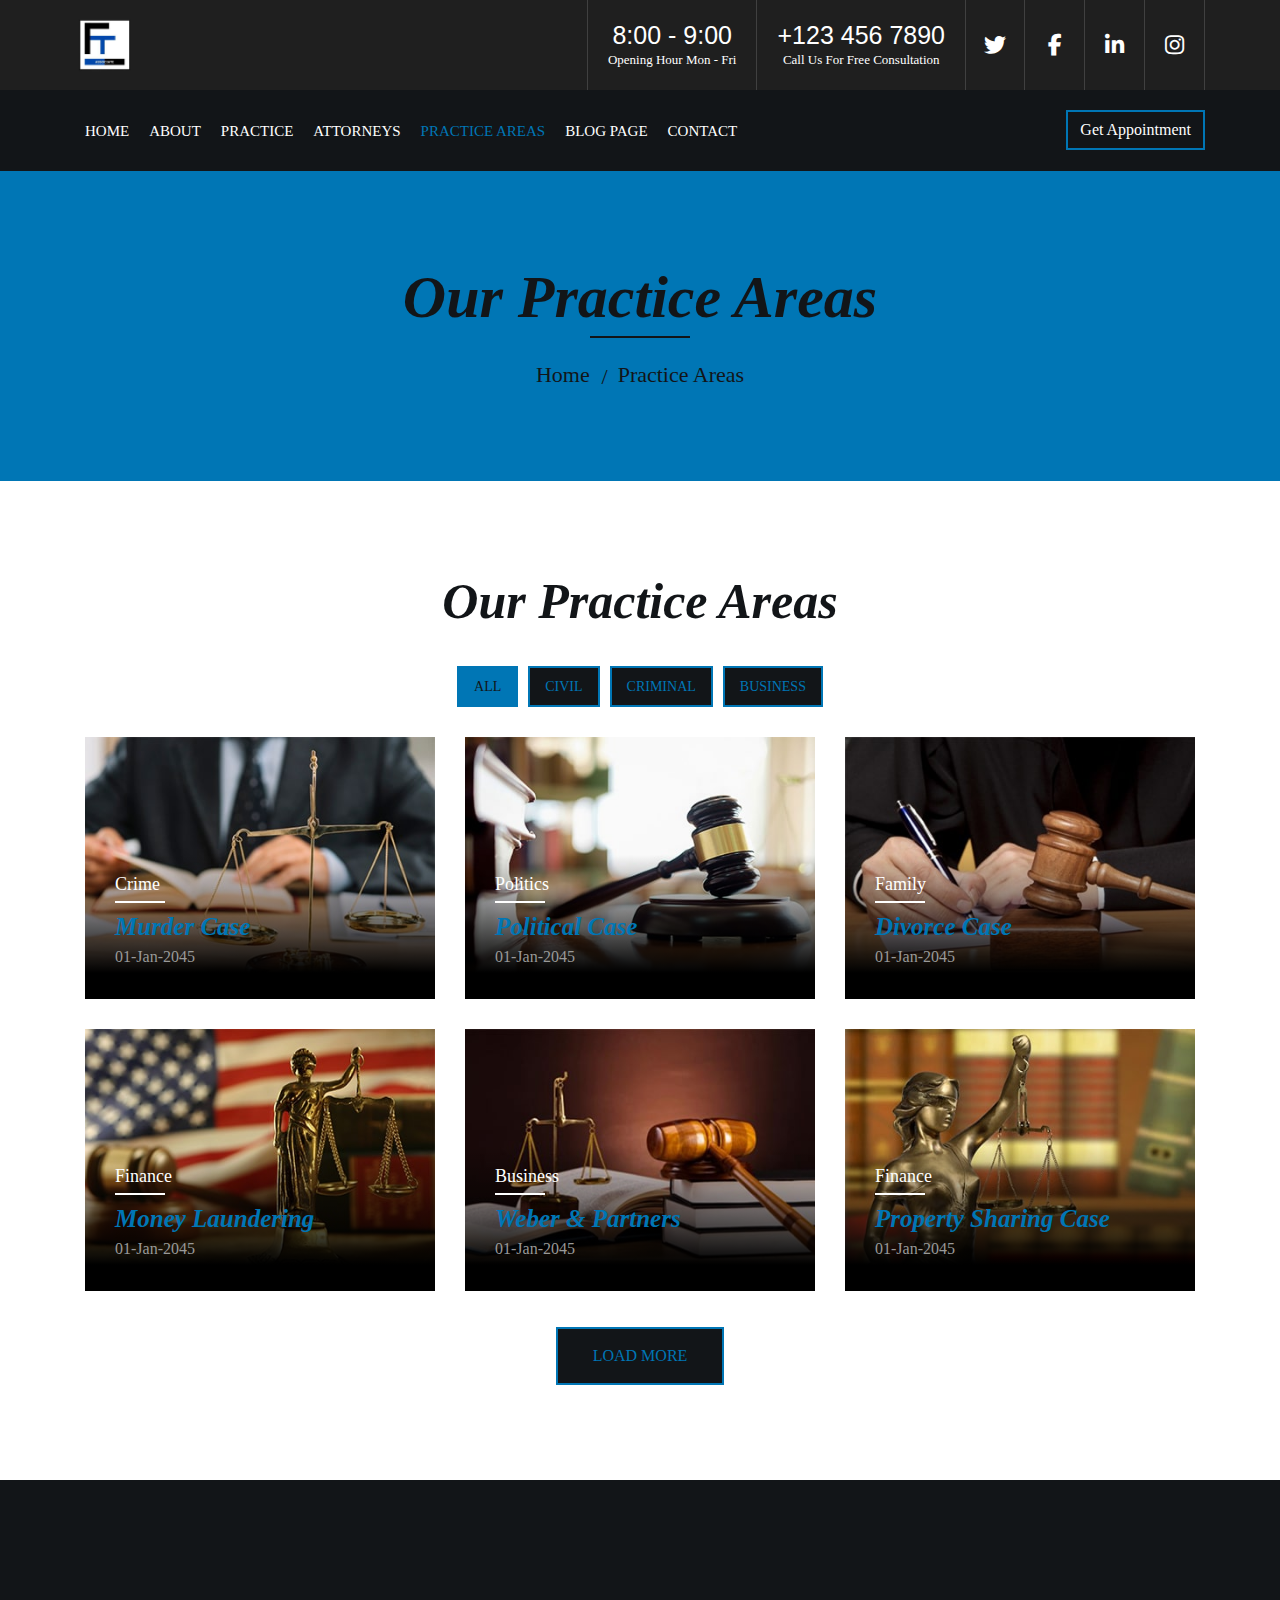
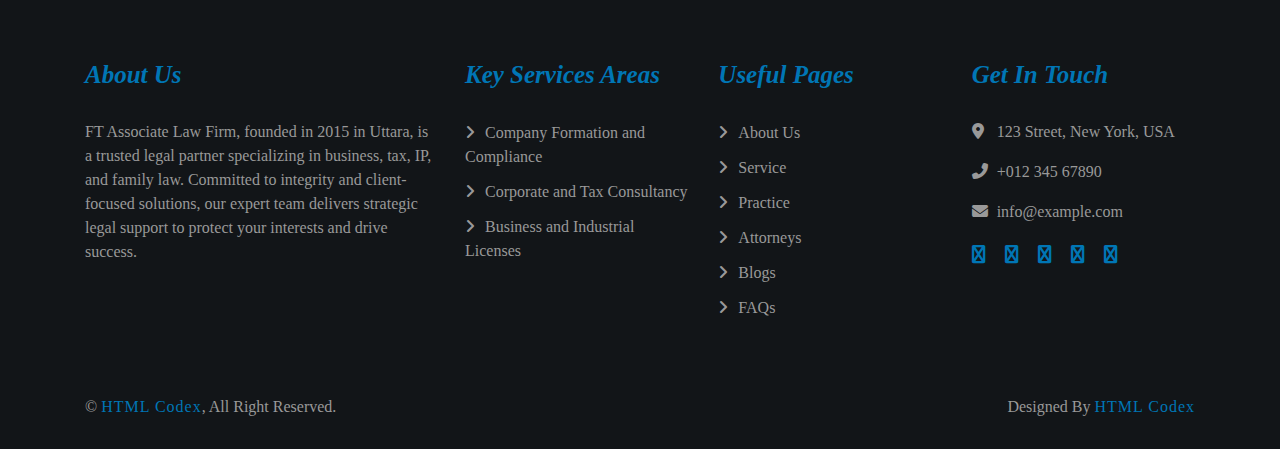
<file: portfolio.html>
<!DOCTYPE html>
<html lang="en">
    <head>
        <meta charset="utf-8">
        <title>Kanun - Law Firm Website Template</title>
        <meta content="width=device-width, initial-scale=1.0" name="viewport">
        <meta content="Law Firm Website Template" name="keywords">
        <meta content="Law Firm Website Template" name="description">

        <!-- Favicon -->
        <link href="img/favicon.ico" rel="icon">

        <!-- Google Font -->
        <link href="https://fonts.googleapis.com/css2?family=EB+Garamond:ital,wght@1,600;1,700;1,800&family=Roboto:wght@400;500&display=swap" rel="stylesheet"> 
        
        <!-- CSS Libraries -->
        <link href="https://stackpath.bootstrapcdn.com/bootstrap/4.4.1/css/bootstrap.min.css" rel="stylesheet">
        <link rel="stylesheet" href="https://cdnjs.cloudflare.com/ajax/libs/font-awesome/6.5.1/css/all.min.css">
        <link href="lib/animate/animate.min.css" rel="stylesheet">
        <link href="lib/owlcarousel/assets/owl.carousel.min.css" rel="stylesheet">

        <!-- Template Stylesheet -->
        <link href="css/style.css" rel="stylesheet">
        <script src="js/script.js" defer></script>
        <script>
            window.onload = function() {
                loadText('data/about-us.txt', 'about-us-text', 'Error loading About Us text:');
                loadText('data/about-us.txt', 'about-us-text-footer', 'Error loading About Us text:');
                loadText('data/motto-text.txt', 'motto-text-1', 'Error loading Motto:');
                loadText('data/motto-text.txt', 'motto-text-2', 'Error loading Motto:');
                loadText('data/motto-text.txt', 'motto-text-3', 'Error loading Motto:');

                loadEmployees('data/employees.txt', 'employee-name-1', 'employee-position-1', 0, 'Error loading Employee 1:');
                loadEmployees('data/employees.txt', 'employee-name-2', 'employee-position-2', 1, 'Error loading Employee 2:');
                loadEmployees('data/employees.txt', 'employee-name-3', 'employee-position-3', 2, 'Error loading Employee 3:');
                loadEmployees('data/employees.txt', 'employee-name-4', 'employee-position-4', 3, 'Error loading Employee 4:');
            };
        </script>
    </head>

    <body style="font-family: 'Arial Rounded MT Bold'">
        <div class="wrapper">
            <!-- Top Bar Start -->
            <div class="top-bar">
                <div class="container-fluid">
                    <div class="row">
                        <div class="col-lg-3">
                            <div class="logo">
                                <a href="index.html">
<!--                                    <h1>Kanun</h1>-->
                                    <img src="img/logo_borderless.png" alt="Logo">
                                </a>
                            </div>
                        </div>
                        <div class="col-lg-9">
                            <div class="top-bar-right">
                                <div class="text">
                                    <h2>8:00 - 9:00</h2>
                                    <p>Opening Hour Mon - Fri</p>
                                </div>
                                <div class="text">
                                    <h2>+123 456 7890</h2>
                                    <p>Call Us For Free Consultation</p>
                                </div>
                                <div class="social">
                                    <a href=""><i class="fab fa-twitter"></i></a>
                                    <a href=""><i class="fab fa-facebook-f"></i></a>
                                    <a href=""><i class="fab fa-linkedin-in"></i></a>
                                    <a href=""><i class="fab fa-instagram"></i></a>
                                </div>
                            </div>
                        </div>
                    </div>
                </div>
            </div>
            <!-- Top Bar End -->

            <!-- Nav Bar Start -->
            <div class="nav-bar">
                <div class="container-fluid">
                    <nav class="navbar navbar-expand-lg bg-dark navbar-dark">
                        <a href="#" class="navbar-brand">MENU</a>
                        <button type="button" class="navbar-toggler" data-toggle="collapse" data-target="#navbarCollapse">
                            <span class="navbar-toggler-icon"></span>
                        </button>

                        <div class="collapse navbar-collapse justify-content-between" id="navbarCollapse">
                            <div class="navbar-nav mr-auto">
                                <a href="index.html" class="nav-item nav-link">Home</a>
                                <a href="about.html" class="nav-item nav-link">About</a>
                                <a href="practice.html" class="nav-item nav-link">Practice</a>
                                <a href="attorneys.html" class="nav-item nav-link">Attorneys</a>
                                <a href="portfolio.html" class="nav-item nav-link active">Practice Areas</a>

                                <a href="blog.html" class="nav-item nav-link">Blog Page</a>

                                <a href="contact.html" class="nav-item nav-link">Contact</a>
                            </div>
                            <div class="ml-auto">
                                <a class="btn" href="contact.html">Get Appointment</a>
                            </div>
                        </div>
                    </nav>
                </div>
            </div>
            <!-- Nav Bar End -->
            
            
            <!-- Page Header Start -->
            <div class="page-header">
                <div class="container">
                    <div class="row">
                        <div class="col-12">
                            <h2>Our Practice Areas</h2>
                        </div>
                        <div class="col-12">
                            <a href="index.html">Home</a>
                            <a href="portfolio.html">Practice Areas</a>
                        </div>
                    </div>
                </div>
            </div>
            <!-- Page Header End -->


            <!-- Portfolio Start -->
            <div class="portfolio">
                <div class="container">
                    <div class="section-header">
                        <h2>Our Practice Areas</h2>
                    </div>
                    <div class="row">
                        <div class="col-12">
                            <ul id="portfolio-flters">
                                <li data-filter="*" class="filter-active">All</li>
                                <li data-filter=".first">Civil</li>
                                <li data-filter=".second">Criminal</li>
                                <li data-filter=".third">Business</li>
                            </ul>
                        </div>
                    </div>
                    <div class="row portfolio-container">
                        <div class="col-lg-4 col-md-6 col-sm-12 portfolio-item first">
                            <div class="portfolio-wrap">
                                <img src="img/portfolio-1.jpg" alt="Portfolio Image">
                                <figure>
                                    <p>Crime</p>
                                    <a href="#">Murder Case</a>
                                    <span>01-Jan-2045</span>
                                </figure>
                            </div>
                        </div>
                        <div class="col-lg-4 col-md-6 col-sm-12 portfolio-item second">
                            <div class="portfolio-wrap">
                                <img src="img/portfolio-2.jpg" alt="Portfolio Image">
                                <figure>
                                    <p>Politics</p>
                                    <a href="#">Political Case</a>
                                    <span>01-Jan-2045</span>
                                </figure>
                            </div>
                        </div>
                        <div class="col-lg-4 col-md-6 col-sm-12 portfolio-item third">
                            <div class="portfolio-wrap">
                                <img src="img/portfolio-3.jpg" alt="Portfolio Image">
                                <figure>
                                    <p>Family</p>
                                    <a href="#">Divorce Case</a>
                                    <span>01-Jan-2045</span>
                                </figure>
                            </div>
                        </div>
                        <div class="col-lg-4 col-md-6 col-sm-12 portfolio-item first">
                            <div class="portfolio-wrap">
                                <img src="img/portfolio-4.jpg" alt="Portfolio Image">
                                <figure>
                                    <p>Finance</p>
                                    <a href="#">Money Laundering</a>
                                    <span>01-Jan-2045</span>
                                </figure>
                            </div>
                        </div>
                        <div class="col-lg-4 col-md-6 col-sm-12 portfolio-item second">
                            <div class="portfolio-wrap">
                                <img src="img/Business_and_Industrial_Licenses.jpg" alt="Portfolio Image">
                                <figure>
                                    <p>Business</p>
                                    <a href="#">Weber & Partners</a>
                                    <span>01-Jan-2045</span>
                                </figure>
                            </div>
                        </div>
                        <div class="col-lg-4 col-md-6 col-sm-12 portfolio-item third">
                            <div class="portfolio-wrap">
                                <img src="img/portfolio-6.jpg" alt="Portfolio Image">
                                <figure>
                                    <p>Finance</p>
                                    <a href="#">Property Sharing Case</a>
                                    <span>01-Jan-2045</span>
                                </figure>
                            </div>
                        </div>
                    </div>
                    <div class="row">
                        <div class="col-12 load-more">
                            <a class="btn" href="#">Load More</a>
                        </div>
                    </div>
                </div>
            </div>
            <!-- Portfolio Start -->



            <!-- Footer Start -->
            <div class="footer">
                <div class="container">
                    <div class="row">
                        <div class="col-md-6 col-lg-4">
                            <div class="footer-about">
                                <h2>About Us</h2>
                                <p>
                                    FT Associate Law Firm, founded in 2015 in Uttara, is a trusted legal partner specializing
                                    in business, tax, IP, and family law. Committed to integrity and client-focused solutions,
                                    our expert team delivers strategic legal support to protect your interests and drive success.
                                </p>
                            </div>
                        </div>
                        <div class="col-md-6 col-lg-8">
                            <div class="row">
                                <div class="col-md-6 col-lg-4">
                                    <div class="footer-link">
                                        <h2>Key Services Areas</h2>
                                        <a href="services.html#company_formation_and_compliance">Company Formation and Compliance</a>
                                        <a href="services.html#corporate_and_tax_consultancy">Corporate and Tax Consultancy</a>
                                        <a href="services.html#business_and_industrial_licenses">Business and Industrial Licenses</a>
                                        <!--                                <a href="services.html#">VAT and Customs Services</a>-->
                                        <!--                                <a href="services.html#">Criminal Law</a>-->
                                    </div>
                                </div>
                                <div class="col-md-6 col-lg-4">
                                    <div class="footer-link">
                                        <h2>Useful Pages</h2>
                                        <a href="about.html">About Us</a>
                                        <a href="services.html">Service</a>
                                        <a href="practice.html">Practice</a>
                                        <a href="attorneys.html">Attorneys</a>
                                        <!--                                <a href="portfolio.html">Case Studies</a>-->
                                        <a href="blog.html">Blogs</a>
                                        <a href="index.html#index_faq">FAQs</a>
                                    </div>
                                </div>
                                <div class="col-md-6 col-lg-4">
                                    <div class="footer-contact">
                                        <h2>Get In Touch</h2>
                                        <p><i class="fa fa-map-marker-alt"></i>123 Street, New York, USA</p>
                                        <p><i class="fa fa-phone-alt"></i>+012 345 67890</p>
                                        <p><i class="fa fa-envelope"></i>info@example.com</p>
                                        <div class="footer-social">
                                            <a href="#"><i class="fa-brands fa-x-twitter"></i></a>
                                            <a href="#"><i class="fa-brands fa-facebook-f"></i></a>
                                            <a href="#"><i class="fa-brands fa-youtube"></i></a>
                                            <a href="#"><i class="fa-brands fa-instagram"></i></a>
                                            <a href="#"><i class="fa-brands fa-linkedin-in"></i></a>
                                        </div>
                                    </div>
                                </div>
                            </div>
                    </div>
                    </div>
                </div>
<!--                <div class="container footer-menu">-->
<!--                    <div class="f-menu">-->
<!--                        <a href="">Terms of use</a>-->
<!--                        <a href="">Privacy policy</a>-->
<!--                        <a href="">Cookies</a>-->
<!--                        <a href="">Help</a>-->
<!--                        <a href="">FQAs</a>-->
<!--                    </div>-->
<!--                </div>-->
                <div class="container copyright">
                    <div class="row">
                        <div class="col-md-6">
                            <p>&copy; <a href="https://htmlcodex.com/law-firm-website-template">HTML Codex</a>, All Right Reserved.</p>
                        </div>
                        <div class="col-md-6">
                            <p>Designed By <a href="https://htmlcodex.com">HTML Codex</a></p>
                        </div>
                    </div>
                </div>
            </div>
            <!-- Footer End -->
            
            <a href="#" class="back-to-top"><i class="fa fa-chevron-up"></i></a>
        </div>

        <!-- JavaScript Libraries -->
        <script src="https://code.jquery.com/jquery-3.4.1.min.js"></script>
        <script src="https://stackpath.bootstrapcdn.com/bootstrap/4.4.1/js/bootstrap.bundle.min.js"></script>
        <script src="lib/easing/easing.min.js"></script>
        <script src="lib/owlcarousel/owl.carousel.min.js"></script>
        <script src="lib/isotope/isotope.pkgd.min.js"></script>

        <!-- Template Javascript -->
        <script src="js/main.js"></script>
    </body>
</html>
</file>
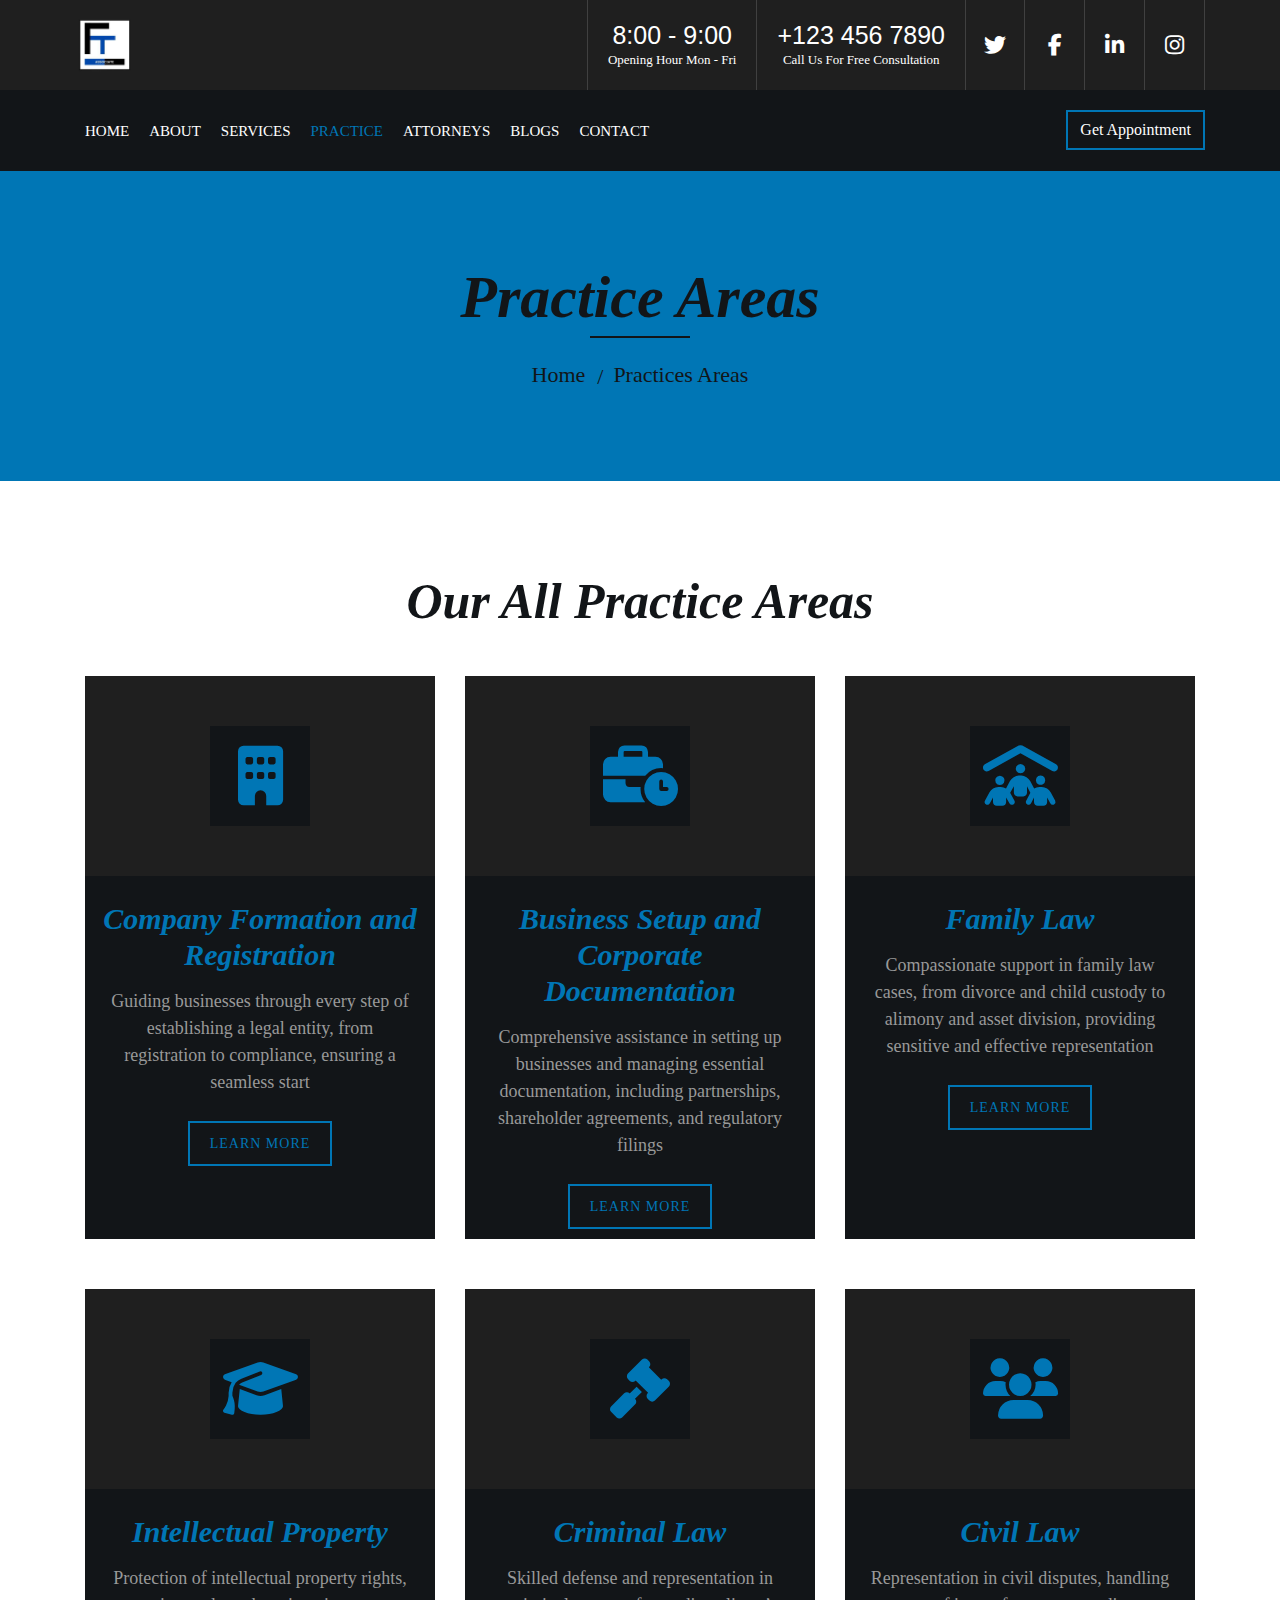
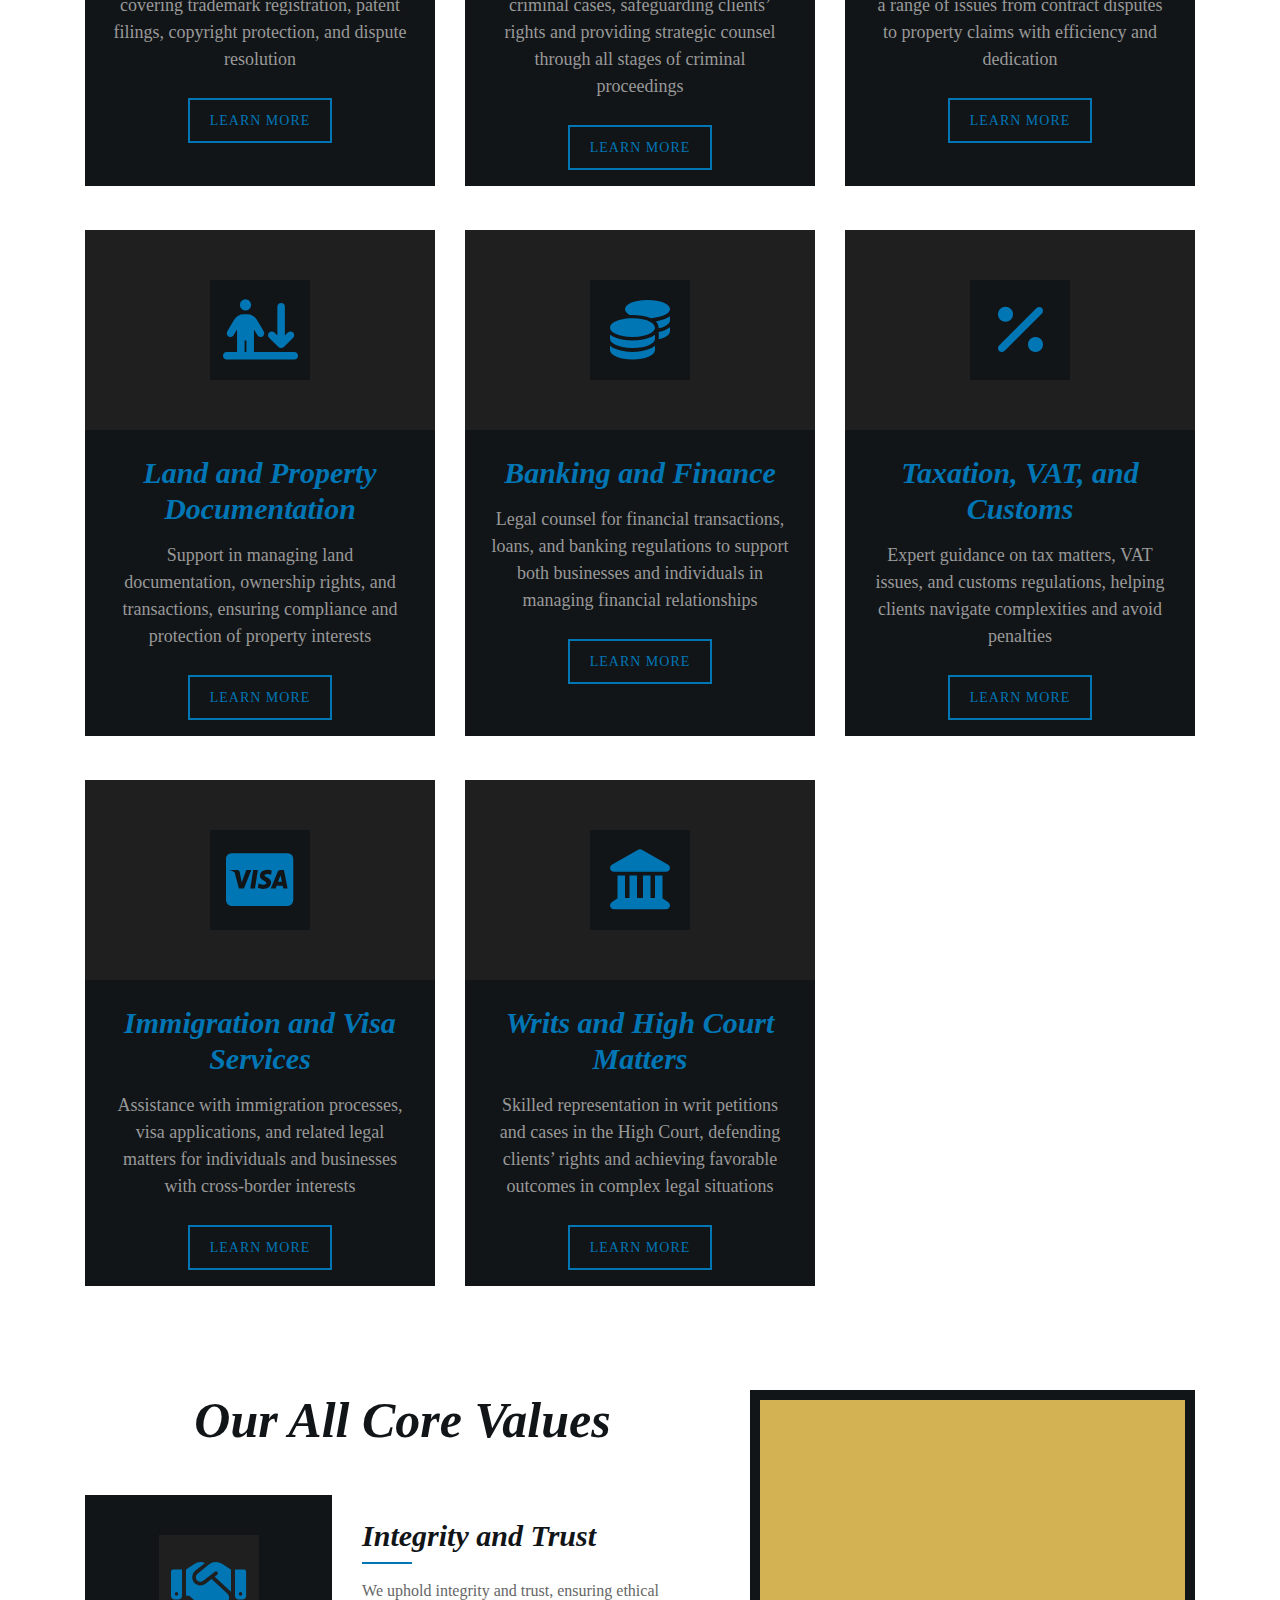
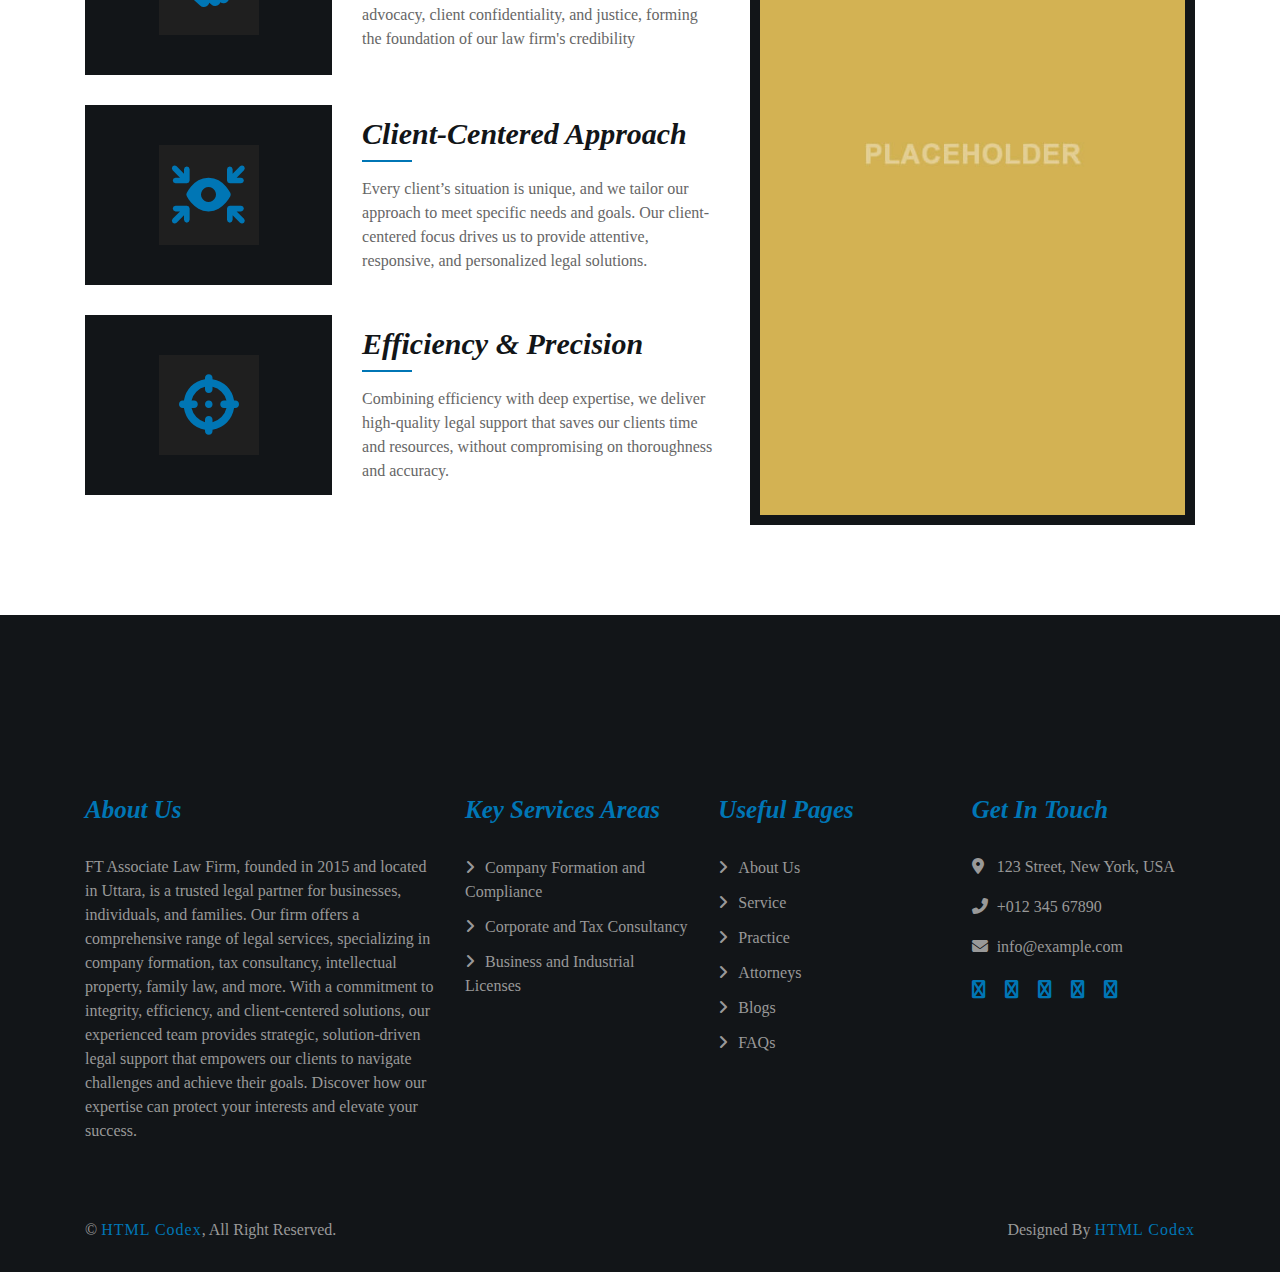
<file: practice.html>
<!DOCTYPE html>
<html lang="en">
    <head>
        <meta charset="utf-8">
        <title>Kanun - Law Firm Website Template</title>
        <meta content="width=device-width, initial-scale=1.0" name="viewport">
        <meta content="Law Firm Website Template" name="keywords">
        <meta content="Law Firm Website Template" name="description">

        <!-- Favicon -->
        <link href="img/favicon.ico" rel="icon">

        <!-- Google Font -->
        <link href="https://fonts.googleapis.com/css2?family=EB+Garamond:ital,wght@1,600;1,700;1,800&family=Roboto:wght@400;500&display=swap" rel="stylesheet">

        <!-- CSS Libraries -->
        <link href="https://stackpath.bootstrapcdn.com/bootstrap/4.4.1/css/bootstrap.min.css" rel="stylesheet">
        <link rel="stylesheet" href="https://cdnjs.cloudflare.com/ajax/libs/font-awesome/6.5.1/css/all.min.css">

        <link href="lib/animate/animate.min.css" rel="stylesheet">
        <link href="lib/owlcarousel/assets/owl.carousel.min.css" rel="stylesheet">

        <!-- Template Stylesheet -->
        <link href="css/style.css" rel="stylesheet">
        <style>

        </style>

        <!-- Template Stylesheet -->
        <link href="css/style.css" rel="stylesheet">
        <script src="js/script.js" defer></script>
        <script>
            window.onload = function() {
                loadText('data/about-us.txt', 'about-us-text', 'Error loading About Us text:');
                loadText('data/about-us.txt', 'about-us-text-footer', 'Error loading About Us text:');
                loadText('data/motto-text.txt', 'motto-text-1', 'Error loading Motto:');
                loadText('data/motto-text.txt', 'motto-text-2', 'Error loading Motto:');
                loadText('data/motto-text.txt', 'motto-text-3', 'Error loading Motto:');

                loadEmployees('data/employees.txt', 'employee-name-1', 'employee-position-1', 0, 'Error loading Employee 1:');
                loadEmployees('data/employees.txt', 'employee-name-2', 'employee-position-2', 1, 'Error loading Employee 2:');
                loadEmployees('data/employees.txt', 'employee-name-3', 'employee-position-3', 2, 'Error loading Employee 3:');
                loadEmployees('data/employees.txt', 'employee-name-4', 'employee-position-4', 3, 'Error loading Employee 4:');
            };
        </script>
    </head>

    <body style="font-family: 'Arial Rounded MT Bold'">
        <div class="wrapper">
            <!-- Top Bar Start -->
            <div class="top-bar">
                <div class="container-fluid">
                    <div class="row">
                        <div class="col-lg-3">
                            <div class="logo">
                                <a href="index.html">
<!--                                    <h1>Kanun</h1>-->
                                     <img src="img/logo_borderless.png" alt="Logo">
                                </a>
                            </div>
                        </div>
                        <div class="col-lg-9">
                            <div class="top-bar-right">
                                <div class="text">
                                    <h2>8:00 - 9:00</h2>
                                    <p>Opening Hour Mon - Fri</p>
                                </div>
                                <div class="text">
                                    <h2>+123 456 7890</h2>
                                    <p>Call Us For Free Consultation</p>
                                </div>
                                <div class="social">
                                    <a href=""><i class="fab fa-twitter"></i></a>
                                    <a href=""><i class="fab fa-facebook-f"></i></a>
                                    <a href=""><i class="fab fa-linkedin-in"></i></a>
                                    <a href=""><i class="fab fa-instagram"></i></a>
                                </div>
                            </div>
                        </div>
                    </div>
                </div>
            </div>
            <!-- Top Bar End -->

            <!-- Nav Bar Start -->
            <div class="nav-bar">
                <div class="container-fluid">
                    <nav class="navbar navbar-expand-lg bg-dark navbar-dark">
                        <a href="#" class="navbar-brand">MENU</a>
                        <button type="button" class="navbar-toggler" data-toggle="collapse" data-target="#navbarCollapse">
                            <span class="navbar-toggler-icon"></span>
                        </button>

                        <div class="collapse navbar-collapse justify-content-between" id="navbarCollapse">
                            <div class="navbar-nav mr-auto">
                                <a href="index.html" class="nav-item nav-link">Home</a>
                                <a href="about.html" class="nav-item nav-link">About</a>
                                <a href="services.html" class="nav-item nav-link">Services</a>
                                <a href="practice.html" class="nav-item nav-link active">Practice</a>
                                <a href="attorneys.html" class="nav-item nav-link">Attorneys</a>
<!--                                <a href="portfolio.html" class="nav-item nav-link">Practice Areas</a>-->

                                <a href="blog.html" class="nav-item nav-link">Blogs</a>

                                <a href="contact.html" class="nav-item nav-link">Contact</a>
                            </div>
                            <div class="ml-auto">
                                <a class="btn" href="">Get Appointment</a>
                            </div>
                        </div>
                    </nav>
                </div>
            </div>
            <!-- Nav Bar End -->
            
            
            <!-- Page Header Start -->
            <div class="page-header">
                <div class="container">
                    <div class="row">
                        <div class="col-12">
                            <h2>Practice Areas</h2>
                        </div>
                        <div class="col-12">
                            <a href="index.html">Home</a>
                            <a href="practice.html">Practices Areas</a>
                        </div>
                    </div>
                </div>
            </div>
            <!-- Page Header End -->


            <!-- Service Start -->
            <div class="service">
                <div class="container">
                    <div class="section-header">
                        <h2>Our All Practice Areas</h2>
                    </div>
                    <div class="row">
                        <div class="col-lg-4 col-md-6">
                            <div class="service-item">
                                <div class="service-icon">
                                    <i class="fa-solid fa-building"></i>
                                </div>
                                <h3 id="practice-area-title-1">Company Formation and Registration</h3>
                                <p id="practice-area-description-1">
                                    Guiding businesses through every step of establishing a legal entity, from registration to compliance, ensuring a seamless start
                                </p>
                                <a class="btn" href="blog.html#blog_section">Learn More</a>
                            </div>
                        </div>
                        <div class="col-lg-4 col-md-6">
                            <div class="service-item">
                                <div class="service-icon">
                                    <i class="fa-solid fa-business-time"></i>
                                </div>
                                <h3 id="practice-area-title-2">Business Setup and Corporate Documentation</h3>
                                <p id="practice-area-description-2">
                                    Comprehensive assistance in setting up businesses and managing essential documentation, including partnerships, shareholder agreements,
                                    and regulatory filings
                                </p>
                                <a class="btn" href="blog.html#blog_section">Learn More</a>
                            </div>
                        </div>
                        <div class="col-lg-4 col-md-6">
                            <div class="service-item">
                                <div class="service-icon">
                                    <i class="fa-solid fa-people-roof"></i>
                                    <!--                                    <i class="fa fa-hand-holding-usd"></i>-->
                                </div>
                                <h3>Family Law</h3>
                                <p>
                                    Compassionate support in family law cases, from divorce  and child custody to alimony and asset division, providing sensitive and
                                    effective representation
                                </p>
                                <a class="btn" href="blog.html#blog_section">Learn More</a>
                            </div>
                        </div>
                        <div class="col-lg-4 col-md-6">
                            <div class="service-item">
                                <div class="service-icon">
                                    <i class="fa fa-graduation-cap"></i>
                                </div>
                                <h3>Intellectual Property</h3>
                                <p>
                                    Protection of intellectual property rights, covering trademark registration, patent filings, copyright protection, and dispute resolution
                                </p>
                                <a class="btn" href="blog.html#blog_section">Learn More</a>
                            </div>
                        </div>
                        <div class="col-lg-4 col-md-6">
                            <div class="service-item">
                                <div class="service-icon">
                                    <i class="fa fa-gavel"></i>
                                </div>
                                <h3>Criminal Law</h3>
                                <p>
                                    Skilled defense and representation in criminal cases, safeguarding clients’ rights and providing strategic counsel through all stages
                                    of criminal proceedings
                                </p>
                                <a class="btn" href="blog.html#blog_section">Learn More</a>
                            </div>
                        </div>
                        <div class="col-lg-4 col-md-6">
                            <div class="service-item">
                                <div class="service-icon">
                                    <i class="fa fa-users"></i>
                                </div>
                                <h3>Civil Law</h3>
                                <p>
                                    Representation in civil disputes, handling a range of issues from contract disputes to property claims with efficiency and dedication
                                </p>
                                <a class="btn" href="blog.html#blog_section">Learn More</a>
                            </div>
                        </div>
                        <div class="col-lg-4 col-md-6">
                            <div class="service-item">
                                <div class="service-icon">
                                    <i class="fa-solid fa-person-arrow-down-to-line"></i>
                                </div>
                                <h3>Land and Property Documentation</h3>
                                <p>
                                    Support in managing land documentation, ownership rights, and transactions, ensuring compliance and protection of property interests
                                </p>
                                <a class="btn" href="blog.html#blog_section">Learn More</a>
                            </div>
                        </div>
                        <div class="col-lg-4 col-md-6">
                            <div class="service-item">
                                <div class="service-icon">
                                    <i class="fa-solid fa-coins"></i>
                                </div>
                                <h3>Banking and Finance</h3>
                                <p>
                                    Legal counsel for financial transactions, loans, and banking regulations to support both businesses and individuals in managing
                                    financial relationships
                                </p>
                                <a class="btn" href="blog.html#blog_section">Learn More</a>
                            </div>
                        </div>
                        <div class="col-lg-4 col-md-6">
                            <div class="service-item">
                                <div class="service-icon">
                                    <i class="fa-solid fa-percent"></i>
                                    <!--                                    <i class="fa fa-globe"></i>-->
                                </div>
                                <h3>Taxation, VAT, and Customs</h3>
                                <p>
                                    Expert guidance on tax matters, VAT issues, and customs regulations, helping clients navigate complexities and avoid penalties
                                </p>
                                <a class="btn" href="blog.html#blog_section">Learn More</a>
                            </div>
                        </div>
                        <div class="col-lg-4 col-md-6">
                            <div class="service-item">
                                <div class="service-icon">
                                    <i class="fa-brands fa-cc-visa"></i>
                                </div>
                                <h3>Immigration and Visa Services</h3>
                                <p>
                                    Assistance with immigration processes, visa applications, and related legal matters for individuals and businesses with cross-border interests
                                </p>
                                <a class="btn" href="blog.html#blog_section">Learn More</a>
                            </div>
                        </div>
                        <div class="col-lg-4 col-md-6">
                            <div class="service-item">
                                <div class="service-icon">
                                    <i class="fa fa-landmark"></i>
                                </div>
                                <h3>Writs and High Court Matters</h3>
                                <p>
                                    Skilled representation in writ petitions and cases in the High Court, defending clients’ rights and achieving favorable outcomes in
                                    complex legal situations
                                </p>
                                <a class="btn" href="blog.html#blog_section">Learn More</a>
                            </div>
                        </div>
                    </div>
                </div>
            </div>
            <!-- Service End -->
            
            
            <!-- Feature Start -->
            <div class="feature">
                <div class="container">
                    <div class="row">
                        <div class="col-md-7">
                            <div class="section-header">
                                <h2>Our All Core Values</h2>
                            </div>
                            <div class="row align-items-center feature-item">
                                <div class="col-5">
                                    <div class="feature-icon">
                                        <i class="fa-solid fa-handshake"></i>
                                    </div>
                                </div>
                                <div class="col-7">
                                    <h3 id="core-value-title-1" >Integrity and Trust</h3>
                                    <p id="core-value-description-1">
                                        We uphold integrity and trust, ensuring ethical advocacy, client confidentiality, and justice, forming the foundation
                                        of our law firm's credibility

                                    </p>
                                </div>
                            </div>
                            <div class="row align-items-center feature-item">
                                <div class="col-5">
                                    <div class="feature-icon">
                                        <i class="fa-solid fa-arrows-to-eye"></i>
                                    </div>
                                </div>
                                <div class="col-7">
                                    <h3 id="core-value-title-2" >Client-Centered Approach</h3>
                                    <p id="core-value-description-2">
                                        Every client’s situation is unique, and we tailor our approach to meet specific needs and goals.
                                        Our client-centered focus drives us to provide attentive, responsive, and personalized legal solutions.

                                    </p>
                                </div>
                            </div>
                            <div class="row align-items-center feature-item">
                                <div class="col-5">
                                    <div class="feature-icon">
                                        <i class="fa-solid fa-crosshairs"></i>
                                        <!--                                        <i class="fa fa-balance-scale"></i>-->
                                    </div>
                                </div>
                                <div class="col-7">
                                    <h3 id="core-value-title-3">Efficiency & Precision</h3>
                                    <p id="core-value-description-3">
                                        Combining efficiency with deep expertise, we deliver high-quality legal support that saves our clients time and resources,
                                        without compromising on thoroughness and accuracy.

                                    </p>
                                </div>
                            </div>
                            <!--                            <div class="row align-items-center feature-item">-->
                            <!--                                <div class="col-5">-->
                            <!--                                    <div class="feature-icon">-->
                            <!--                                        <i class="far fa-smile"></i>-->
                            <!--                                    </div>-->
                            <!--                                </div>-->
                            <!--                                <div class="col-7">-->
                            <!--                                    <h3>Results you deserve</h3>-->
                            <!--                                    <p>-->
                            <!--                                        Lorem ipsum dolor sit amet elit. Phasellus nec pretium mi. Curabitur facilisis ornare velit non vulputate.-->
                            <!--                                    </p>-->
                            <!--                                </div>-->
                            <!--                            </div>-->
                        </div>
                        <div class="col-md-5">
                            <div class="feature-img">
                                <img src="img/feature.jpg" alt="Feature">
                            </div>
                        </div>
                    </div>
                </div>
            </div>
            <!-- Feature End -->



            <!-- Footer Start -->
            <div class="footer">
                <div class="container">
                    <div class="row">
                        <div class="col-md-6 col-lg-4">
                            <div class="footer-about">
                                <h2>About Us</h2>
                                <p id="about-us-text-footer">
                                    FT Associate Law Firm, founded in 2015 in Uttara, is a trusted legal partner specializing
                                    in business, tax, IP, and family law. Committed to integrity and client-focused solutions,
                                    our expert team delivers strategic legal support to protect your interests and drive success.
                                </p>
                            </div>
                        </div>
                        <div class="col-md-6 col-lg-8">
                            <div class="row">
                                <div class="col-md-6 col-lg-4">
                                    <div class="footer-link">
                                        <h2>Key Services Areas</h2>
                                        <a href="services.html#company_formation_and_compliance">Company Formation and Compliance</a>
                                        <a href="services.html#corporate_and_tax_consultancy">Corporate and Tax Consultancy</a>
                                        <a href="services.html#business_and_industrial_licenses">Business and Industrial Licenses</a>
                                        <!--                                <a href="services.html#">VAT and Customs Services</a>-->
                                        <!--                                <a href="services.html#">Criminal Law</a>-->
                                    </div>
                                </div>
                                <div class="col-md-6 col-lg-4">
                                    <div class="footer-link">
                                        <h2>Useful Pages</h2>
                                        <a href="about.html">About Us</a>
                                        <a href="services.html">Service</a>
                                        <a href="practice.html">Practice</a>
                                        <a href="attorneys.html">Attorneys</a>
                                        <!--                                <a href="portfolio.html">Case Studies</a>-->
                                        <a href="blog.html">Blogs</a>
                                        <a href="index.html#index_faq">FAQs</a>
                                    </div>
                                </div>
                                <div class="col-md-6 col-lg-4">
                                    <div class="footer-contact">
                                        <h2>Get In Touch</h2>
                                        <p><i class="fa fa-map-marker-alt"></i>123 Street, New York, USA</p>
                                        <p><i class="fa fa-phone-alt"></i>+012 345 67890</p>
                                        <p><i class="fa fa-envelope"></i>info@example.com</p>
                                        <div class="footer-social">
                                            <a href="#"><i class="fa-brands fa-x-twitter"></i></a>
                                            <a href="#"><i class="fa-brands fa-facebook-f"></i></a>
                                            <a href="#"><i class="fa-brands fa-youtube"></i></a>
                                            <a href="#"><i class="fa-brands fa-instagram"></i></a>
                                            <a href="#"><i class="fa-brands fa-linkedin-in"></i></a>
                                        </div>
                                    </div>
                                </div>
                            </div>
                    </div>
                    </div>
                </div>
<!--                <div class="container footer-menu">-->
<!--                    <div class="f-menu">-->
<!--                        <a href="">Terms of use</a>-->
<!--                        <a href="">Privacy policy</a>-->
<!--                        <a href="">Cookies</a>-->
<!--                        <a href="">Help</a>-->
<!--                        <a href="">FQAs</a>-->
<!--                    </div>-->
<!--                </div>-->
                <div class="container copyright">
                    <div class="row">
                        <div class="col-md-6">
                            <p>&copy; <a href="https://htmlcodex.com/law-firm-website-template">HTML Codex</a>, All Right Reserved.</p>
                        </div>
                        <div class="col-md-6">
                            <p>Designed By <a href="https://htmlcodex.com">HTML Codex</a></p>
                        </div>
                    </div>
                </div>
            </div>
            <!-- Footer End -->
            
            <a href="#" class="back-to-top"><i class="fa fa-chevron-up"></i></a>
        </div>

        <!-- JavaScript Libraries -->
        <script src="https://code.jquery.com/jquery-3.4.1.min.js"></script>
        <script src="https://stackpath.bootstrapcdn.com/bootstrap/4.4.1/js/bootstrap.bundle.min.js"></script>
        <script src="lib/easing/easing.min.js"></script>
        <script src="lib/owlcarousel/owl.carousel.min.js"></script>
        <script src="lib/isotope/isotope.pkgd.min.js"></script>

        <!-- Template Javascript -->
        <script src="js/main.js"></script>
    </body>
</html>
</file>
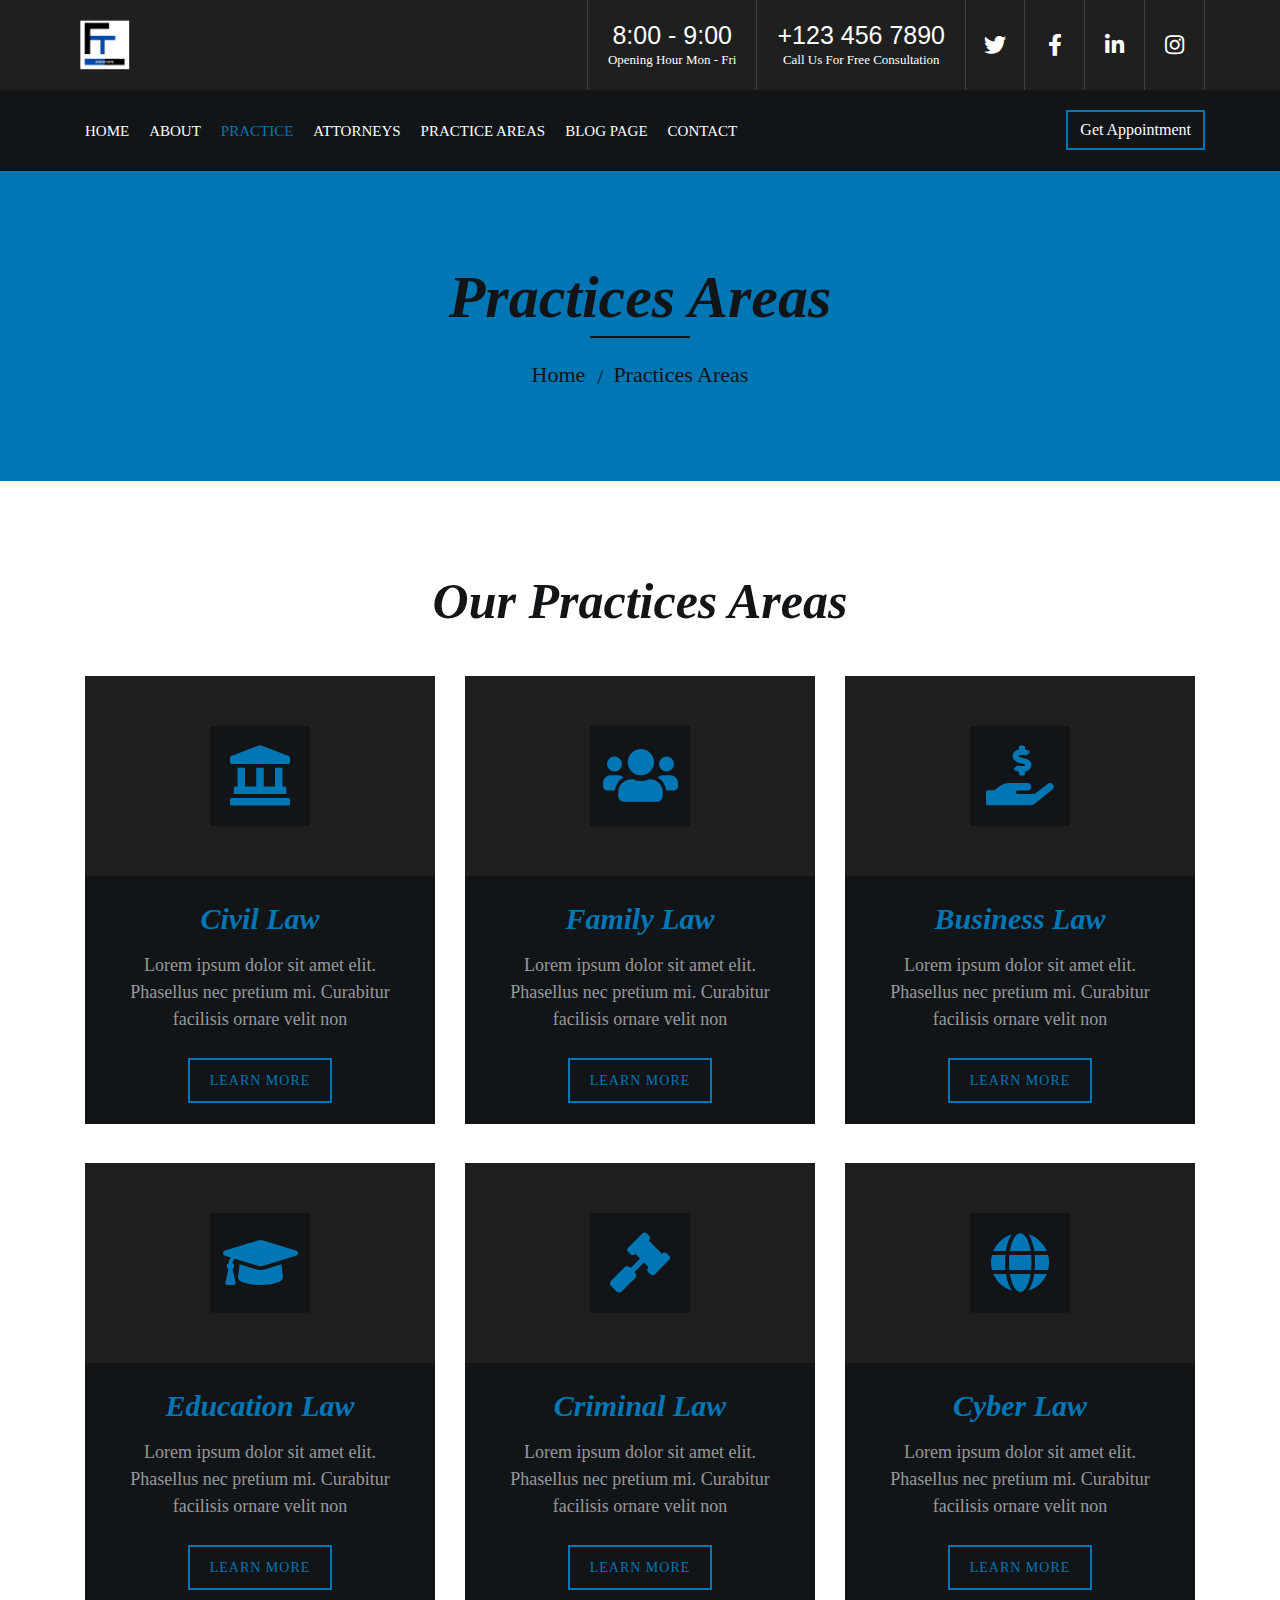
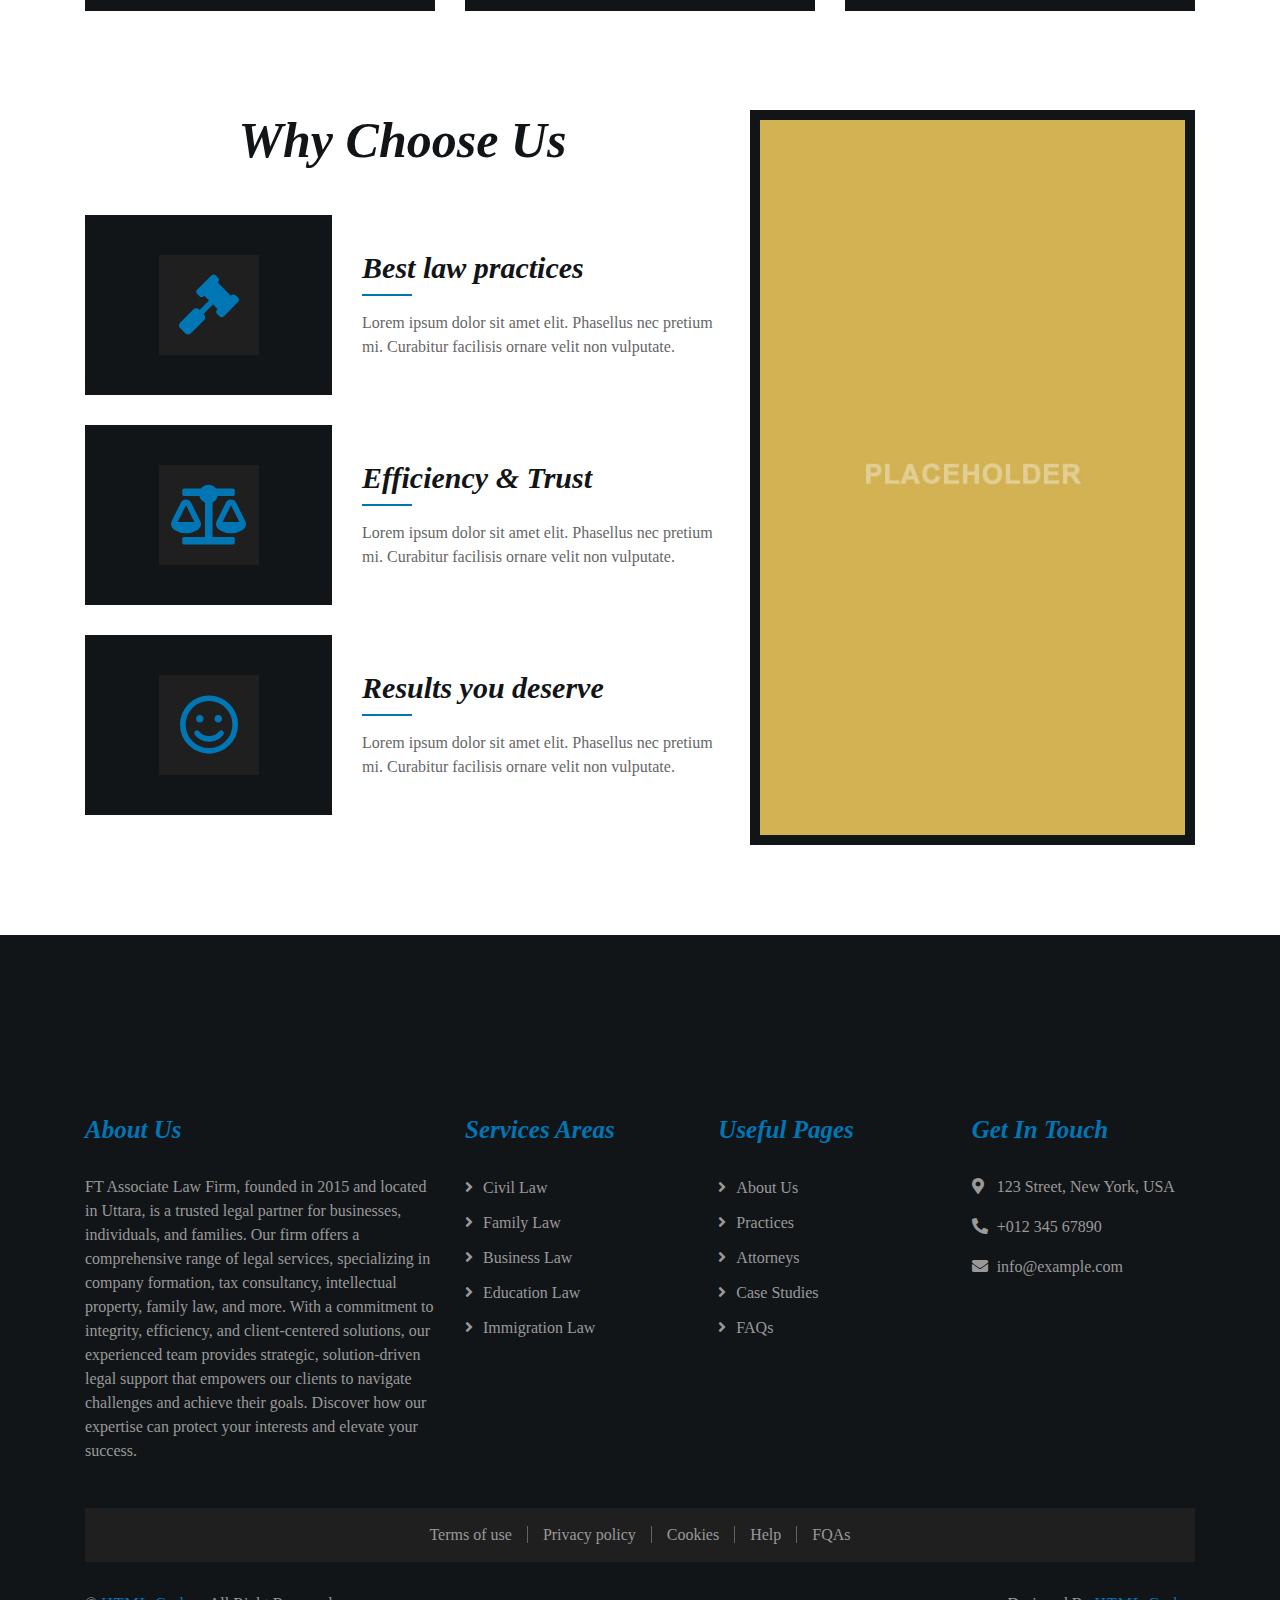
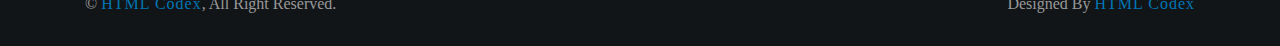
<file: service.html>
<!DOCTYPE html>
<html lang="en">
    <head>
        <meta charset="utf-8">
        <title>Kanun - Law Firm Website Template</title>
        <meta content="width=device-width, initial-scale=1.0" name="viewport">
        <meta content="Law Firm Website Template" name="keywords">
        <meta content="Law Firm Website Template" name="description">

        <!-- Favicon -->
        <link href="img/favicon.ico" rel="icon">

        <!-- Google Font -->
        <link href="https://fonts.googleapis.com/css2?family=EB+Garamond:ital,wght@1,600;1,700;1,800&family=Roboto:wght@400;500&display=swap" rel="stylesheet"> 
        
        <!-- CSS Libraries -->
        <link href="https://stackpath.bootstrapcdn.com/bootstrap/4.4.1/css/bootstrap.min.css" rel="stylesheet">
        <link href="https://cdnjs.cloudflare.com/ajax/libs/font-awesome/5.10.0/css/all.min.css" rel="stylesheet">
        <link href="lib/animate/animate.min.css" rel="stylesheet">
        <link href="lib/owlcarousel/assets/owl.carousel.min.css" rel="stylesheet">

        <!-- Template Stylesheet -->
        <link href="css/style.css" rel="stylesheet">
        <script src="js/script.js" defer></script>
        <script>
            window.onload = function() {
                loadText('data/about-us.txt', 'about-us-text', 'Error loading About Us text:');
                loadText('data/about-us.txt', 'about-us-text-footer', 'Error loading About Us text:');
                loadText('data/motto-text.txt', 'motto-text-1', 'Error loading Motto:');
                loadText('data/motto-text.txt', 'motto-text-2', 'Error loading Motto:');
                loadText('data/motto-text.txt', 'motto-text-3', 'Error loading Motto:');

                loadEmployees('data/employees.txt', 'employee-name-1', 'employee-position-1', 0, 'Error loading Employee 1:');
                loadEmployees('data/employees.txt', 'employee-name-2', 'employee-position-2', 1, 'Error loading Employee 2:');
                loadEmployees('data/employees.txt', 'employee-name-3', 'employee-position-3', 2, 'Error loading Employee 3:');
                loadEmployees('data/employees.txt', 'employee-name-4', 'employee-position-4', 3, 'Error loading Employee 4:');
            };
        </script>
    </head>

    <body style="font-family: 'Arial Rounded MT Bold'">
        <div class="wrapper">
            <!-- Top Bar Start -->
            <div class="top-bar">
                <div class="container-fluid">
                    <div class="row">
                        <div class="col-lg-3">
                            <div class="logo">
                                <a href="index.html">
<!--                                    <h1>Kanun</h1>-->
                                     <img src="img/logo_borderless.png" alt="Logo">
                                </a>
                            </div>
                        </div>
                        <div class="col-lg-9">
                            <div class="top-bar-right">
                                <div class="text">
                                    <h2>8:00 - 9:00</h2>
                                    <p>Opening Hour Mon - Fri</p>
                                </div>
                                <div class="text">
                                    <h2>+123 456 7890</h2>
                                    <p>Call Us For Free Consultation</p>
                                </div>
                                <div class="social">
                                    <a href=""><i class="fab fa-twitter"></i></a>
                                    <a href=""><i class="fab fa-facebook-f"></i></a>
                                    <a href=""><i class="fab fa-linkedin-in"></i></a>
                                    <a href=""><i class="fab fa-instagram"></i></a>
                                </div>
                            </div>
                        </div>
                    </div>
                </div>
            </div>
            <!-- Top Bar End -->

            <!-- Nav Bar Start -->
            <div class="nav-bar">
                <div class="container-fluid">
                    <nav class="navbar navbar-expand-lg bg-dark navbar-dark">
                        <a href="#" class="navbar-brand">MENU</a>
                        <button type="button" class="navbar-toggler" data-toggle="collapse" data-target="#navbarCollapse">
                            <span class="navbar-toggler-icon"></span>
                        </button>

                        <div class="collapse navbar-collapse justify-content-between" id="navbarCollapse">
                            <div class="navbar-nav mr-auto">
                                <a href="index.html" class="nav-item nav-link">Home</a>
                                <a href="about.html" class="nav-item nav-link">About</a>
                                <a href="service.html" class="nav-item nav-link active">Practice</a>
                                <a href="team.html" class="nav-item nav-link">Attorneys</a>
                                <a href="portfolio.html" class="nav-item nav-link">Practice Areas</a>

                                <a href="blog.html" class="nav-item nav-link">Blog Page</a>

                                <a href="contact.html" class="nav-item nav-link">Contact</a>
                            </div>
                            <div class="ml-auto">
                                <a class="btn" href="">Get Appointment</a>
                            </div>
                        </div>
                    </nav>
                </div>
            </div>
            <!-- Nav Bar End -->
            
            
            <!-- Page Header Start -->
            <div class="page-header">
                <div class="container">
                    <div class="row">
                        <div class="col-12">
                            <h2>Practices Areas</h2>
                        </div>
                        <div class="col-12">
                            <a href="">Home</a>
                            <a href="">Practices Areas</a>
                        </div>
                    </div>
                </div>
            </div>
            <!-- Page Header End -->


            <!-- Service Start -->
            <div class="service">
                <div class="container">
                    <div class="section-header">
                        <h2>Our Practices Areas</h2>
                    </div>
                    <div class="row">
                        <div class="col-lg-4 col-md-6">
                            <div class="service-item">
                                <div class="service-icon">
                                    <i class="fa fa-landmark"></i>
                                </div>
                                <h3>Civil Law</h3>
                                <p>
                                    Lorem ipsum dolor sit amet elit. Phasellus nec pretium mi. Curabitur facilisis ornare velit non
                                </p>
                                <a class="btn" href="">Learn More</a>
                            </div>
                        </div>
                        <div class="col-lg-4 col-md-6">
                            <div class="service-item">
                                <div class="service-icon">
                                    <i class="fa fa-users"></i>
                                </div>
                                <h3>Family Law</h3>
                                <p>
                                    Lorem ipsum dolor sit amet elit. Phasellus nec pretium mi. Curabitur facilisis ornare velit non
                                </p>
                                <a class="btn" href="">Learn More</a>
                            </div>
                        </div>
                        <div class="col-lg-4 col-md-6">
                            <div class="service-item">
                                <div class="service-icon">
                                    <i class="fa fa-hand-holding-usd"></i>
                                </div>
                                <h3>Business Law</h3>
                                <p>
                                    Lorem ipsum dolor sit amet elit. Phasellus nec pretium mi. Curabitur facilisis ornare velit non
                                </p>
                                <a class="btn" href="">Learn More</a>
                            </div>
                        </div>
                        <div class="col-lg-4 col-md-6">
                            <div class="service-item">
                                <div class="service-icon">
                                    <i class="fa fa-graduation-cap"></i>
                                </div>
                                <h3>Education Law</h3>
                                <p>
                                    Lorem ipsum dolor sit amet elit. Phasellus nec pretium mi. Curabitur facilisis ornare velit non
                                </p>
                                <a class="btn" href="">Learn More</a>
                            </div>
                        </div>
                        <div class="col-lg-4 col-md-6">
                            <div class="service-item">
                                <div class="service-icon">
                                    <i class="fa fa-gavel"></i>
                                </div>
                                <h3>Criminal Law</h3>
                                <p>
                                    Lorem ipsum dolor sit amet elit. Phasellus nec pretium mi. Curabitur facilisis ornare velit non
                                </p>
                                <a class="btn" href="">Learn More</a>
                            </div>
                        </div>
                        <div class="col-lg-4 col-md-6">
                            <div class="service-item">
                                <div class="service-icon">
                                    <i class="fa fa-globe"></i>
                                </div>
                                <h3>Cyber Law</h3>
                                <p>
                                    Lorem ipsum dolor sit amet elit. Phasellus nec pretium mi. Curabitur facilisis ornare velit non
                                </p>
                                <a class="btn" href="">Learn More</a>
                            </div>
                        </div>
                    </div>
                </div>
            </div>
            <!-- Service End -->
            
            
            <!-- Feature Start -->
            <div class="feature">
                <div class="container">
                    <div class="row">
                        <div class="col-md-7">
                            <div class="section-header">
                                <h2>Why Choose Us</h2>
                            </div>
                            <div class="row align-items-center feature-item">
                                <div class="col-5">
                                    <div class="feature-icon">
                                        <i class="fa fa-gavel"></i>
                                    </div>
                                </div>
                                <div class="col-7">
                                    <h3>Best law practices</h3>
                                    <p>
                                        Lorem ipsum dolor sit amet elit. Phasellus nec pretium mi. Curabitur facilisis ornare velit non vulputate.
                                    </p>
                                </div>
                            </div>
                            <div class="row align-items-center feature-item">
                                <div class="col-5">
                                    <div class="feature-icon">
                                        <i class="fa fa-balance-scale"></i>
                                    </div>
                                </div>
                                <div class="col-7">
                                    <h3>Efficiency & Trust</h3>
                                    <p>
                                        Lorem ipsum dolor sit amet elit. Phasellus nec pretium mi. Curabitur facilisis ornare velit non vulputate.
                                    </p>
                                </div>
                            </div>
                            <div class="row align-items-center feature-item">
                                <div class="col-5">
                                    <div class="feature-icon">
                                        <i class="far fa-smile"></i>
                                    </div>
                                </div>
                                <div class="col-7">
                                    <h3>Results you deserve</h3>
                                    <p>
                                        Lorem ipsum dolor sit amet elit. Phasellus nec pretium mi. Curabitur facilisis ornare velit non vulputate.
                                    </p>
                                </div>
                            </div>
                        </div>
                        <div class="col-md-5">
                            <div class="feature-img">
                                <img src="img/feature.jpg" alt="Feature">
                            </div>
                        </div>
                    </div>
                </div>
            </div>
            <!-- Feature End -->



            <!-- Footer Start -->
            <div class="footer">
                <div class="container">
                    <div class="row">
                        <div class="col-md-6 col-lg-4">
                            <div class="footer-about">
                                <h2>About Us</h2>
                                <p id="about-us-text-footer">
                                    FT Associate Law Firm, founded in 2015 and located in Uttara, is a trusted legal partner for businesses, individuals, and families.
                                    Our firm offers a comprehensive range of legal services, specializing in company formation, tax consultancy, intellectual property,
                                    family law, and more. With a commitment to integrity, efficiency, and client-centered solutions, our experienced team provides
                                    strategic, solution-driven legal support that empowers our clients to navigate challenges and achieve their goals. Discover how our
                                    expertise can protect your interests and elevate your success.
                                </p>
                            </div>
                        </div>
                        <div class="col-md-6 col-lg-8">
                            <div class="row">
                        <div class="col-md-6 col-lg-4">
                            <div class="footer-link">
                                <h2>Services Areas</h2>
                                <a href="">Civil Law</a>
                                <a href="">Family Law</a>
                                <a href="">Business Law</a>
                                <a href="">Education Law</a>
                                <a href="">Immigration Law</a>
                            </div>
                        </div>
                        <div class="col-md-6 col-lg-4">
                            <div class="footer-link">
                                <h2>Useful Pages</h2>
                                <a href="">About Us</a>
                                <a href="">Practices</a>
                                <a href="">Attorneys</a>
                                <a href="">Case Studies</a>
                                <a href="">FAQs</a>
                            </div>
                        </div>
                        <div class="col-md-6 col-lg-4">
                            <div class="footer-contact">
                                <h2>Get In Touch</h2>
                                <p><i class="fa fa-map-marker-alt"></i>123 Street, New York, USA</p>
                                <p><i class="fa fa-phone-alt"></i>+012 345 67890</p>
                                <p><i class="fa fa-envelope"></i>info@example.com</p>
                                <div class="footer-social">
                                    <a href=""><i class="fab fa-twitter"></i></a>
                                    <a href=""><i class="fab fa-facebook-f"></i></a>
                                    <a href=""><i class="fab fa-youtube"></i></a>
                                    <a href=""><i class="fab fa-instagram"></i></a>
                                    <a href=""><i class="fab fa-linkedin-in"></i></a>
                                </div>
                            </div>
                        </div>
                        </div>
                    </div>
                    </div>
                </div>
                <div class="container footer-menu">
                    <div class="f-menu">
                        <a href="">Terms of use</a>
                        <a href="">Privacy policy</a>
                        <a href="">Cookies</a>
                        <a href="">Help</a>
                        <a href="">FQAs</a>
                    </div>
                </div>
                <div class="container copyright">
                    <div class="row">
                        <div class="col-md-6">
                            <p>&copy; <a href="https://htmlcodex.com/law-firm-website-template">HTML Codex</a>, All Right Reserved.</p>
                        </div>
                        <div class="col-md-6">
                            <p>Designed By <a href="https://htmlcodex.com">HTML Codex</a></p>
                        </div>
                    </div>
                </div>
            </div>
            <!-- Footer End -->
            
            <a href="#" class="back-to-top"><i class="fa fa-chevron-up"></i></a>
        </div>

        <!-- JavaScript Libraries -->
        <script src="https://code.jquery.com/jquery-3.4.1.min.js"></script>
        <script src="https://stackpath.bootstrapcdn.com/bootstrap/4.4.1/js/bootstrap.bundle.min.js"></script>
        <script src="lib/easing/easing.min.js"></script>
        <script src="lib/owlcarousel/owl.carousel.min.js"></script>
        <script src="lib/isotope/isotope.pkgd.min.js"></script>

        <!-- Template Javascript -->
        <script src="js/main.js"></script>
    </body>
</html>
</file>
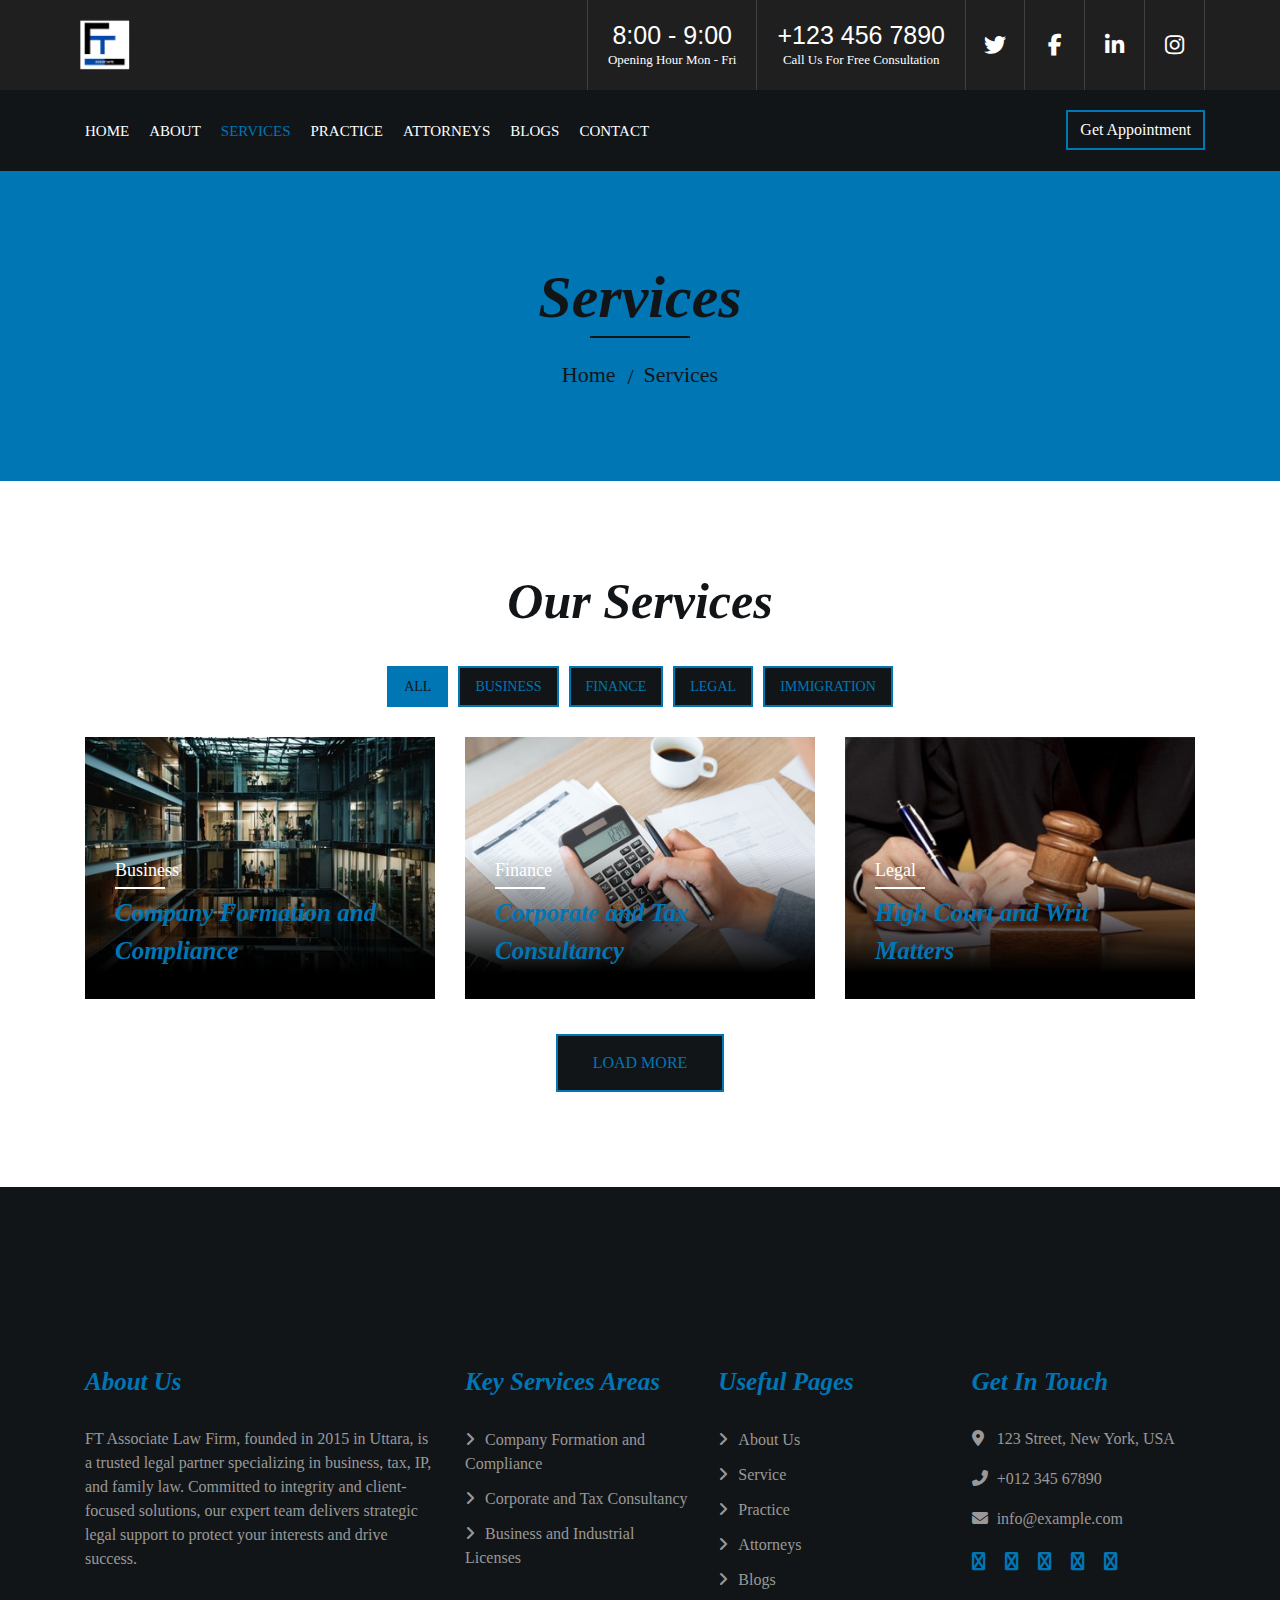
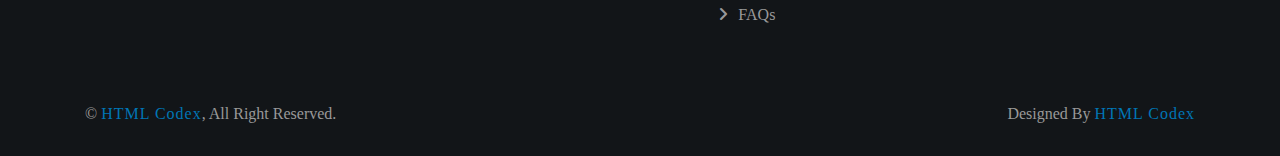
<file: services.html>
<!DOCTYPE html>
<html lang="en">
<head>
    <meta charset="utf-8">
    <title>Kanun - Law Firm Website Template</title>
    <meta content="width=device-width, initial-scale=1.0" name="viewport">
    <meta content="Law Firm Website Template" name="keywords">
    <meta content="Law Firm Website Template" name="description">

    <!-- Favicon -->
    <link href="img/favicon.ico" rel="icon">

    <!-- Google Font -->
    <link href="https://fonts.googleapis.com/css2?family=EB+Garamond:ital,wght@1,600;1,700;1,800&family=Roboto:wght@400;500&display=swap" rel="stylesheet">

    <!--  JS Library  -->
    <script src="https://code.jquery.com/jquery-3.6.0.min.js"></script> <!-- jQuery CDN -->

    <!-- CSS Libraries -->
    <link href="https://stackpath.bootstrapcdn.com/bootstrap/4.4.1/css/bootstrap.min.css" rel="stylesheet">
    <link rel="stylesheet" href="https://cdnjs.cloudflare.com/ajax/libs/font-awesome/6.5.1/css/all.min.css">


    <link href="lib/animate/animate.min.css" rel="stylesheet">
    <link href="lib/owlcarousel/assets/owl.carousel.min.css" rel="stylesheet">

    <!-- Template Stylesheet -->
    <link href="css/style.css" rel="stylesheet">
    <style>
        .hidden {
            display: none;
        }


    </style>

    <!-- Template Stylesheet -->
    <link href="css/style.css" rel="stylesheet">
<!--    <script src="js/script.js" defer></script>-->
<!--    <script>-->
<!--        window.onload = function() {-->
<!--            loadText('data/about-us.txt', 'about-us-text', 'Error loading About Us text:');-->
<!--            loadText('data/about-us.txt', 'about-us-text-footer', 'Error loading About Us text:');-->
<!--            loadText('data/motto-text.txt', 'motto-text-1', 'Error loading Motto:');-->
<!--            loadText('data/motto-text.txt', 'motto-text-2', 'Error loading Motto:');-->
<!--            loadText('data/motto-text.txt', 'motto-text-3', 'Error loading Motto:');-->

<!--            loadEmployees('data/employees.txt', 'employee-name-1', 'employee-position-1', 0, 'Error loading Employee 1:');-->
<!--            loadEmployees('data/employees.txt', 'employee-name-2', 'employee-position-2', 1, 'Error loading Employee 2:');-->
<!--            loadEmployees('data/employees.txt', 'employee-name-3', 'employee-position-3', 2, 'Error loading Employee 3:');-->
<!--            loadEmployees('data/employees.txt', 'employee-name-4', 'employee-position-4', 3, 'Error loading Employee 4:');-->
<!--        };-->
<!--    </script>-->
</head>

<body style="font-family: 'Arial Rounded MT Bold'">
<div class="wrapper">
    <!-- Top Bar Start -->
    <div class="top-bar">
        <div class="container-fluid">
            <div class="row">
                <div class="col-lg-3">
                    <div class="logo">
                        <a href="index.html">
                            <!--                                    <h1>Kanun</h1>-->
                            <img src="img/logo_borderless.png" alt="Logo">
                        </a>
                    </div>
                </div>
                <div class="col-lg-9">
                    <div class="top-bar-right">
                        <div class="text">
                            <h2>8:00 - 9:00</h2>
                            <p>Opening Hour Mon - Fri</p>
                        </div>
                        <div class="text">
                            <h2>+123 456 7890</h2>
                            <p>Call Us For Free Consultation</p>
                        </div>
                        <div class="social">
                            <a href=""><i class="fab fa-twitter"></i></a>
                            <a href=""><i class="fab fa-facebook-f"></i></a>
                            <a href=""><i class="fab fa-linkedin-in"></i></a>
                            <a href=""><i class="fab fa-instagram"></i></a>
                        </div>
                    </div>
                </div>
            </div>
        </div>
    </div>
    <!-- Top Bar End -->

    <!-- Nav Bar Start -->
    <div class="nav-bar">
        <div class="container-fluid">
            <nav class="navbar navbar-expand-lg bg-dark navbar-dark">
                <a href="#" class="navbar-brand">MENU</a>
                <button type="button" class="navbar-toggler" data-toggle="collapse" data-target="#navbarCollapse">
                    <span class="navbar-toggler-icon"></span>
                </button>

                <div class="collapse navbar-collapse justify-content-between" id="navbarCollapse">
                    <div class="navbar-nav mr-auto">
                        <a href="index.html" class="nav-item nav-link">Home</a>
                        <a href="about.html" class="nav-item nav-link">About</a>
                        <a href="services.html" class="nav-item nav-link active">Services</a>
                        <a href="practice.html" class="nav-item nav-link">Practice</a>
                        <a href="attorneys.html" class="nav-item nav-link">Attorneys</a>
                        <!--                                <a href="portfolio.html" class="nav-item nav-link">Practice Areas</a>-->

                        <a href="blog.html" class="nav-item nav-link">Blogs</a>

                        <a href="contact.html" class="nav-item nav-link">Contact</a>
                    </div>
                    <div class="ml-auto">
                        <a class="btn" href="">Get Appointment</a>
                    </div>
                </div>
            </nav>
        </div>
    </div>
    <!-- Nav Bar End -->


    <!-- Page Header Start -->
    <div class="page-header">
        <div class="container">
            <div class="row">
                <div class="col-12">
                    <h2>Services</h2>
                </div>
                <div class="col-12">
                    <a href="index.html">Home</a>
                    <a href="services.html">Services</a>
                </div>
            </div>
        </div>
    </div>
    <!-- Page Header End -->


    <!-- Portfolio Start -->
    <div class="portfolio">
        <div class="container">
            <div class="section-header">
                <h2>Our Services</h2>
            </div>
            <div class="row">
                <div class="col-12">
                    <ul id="portfolio-flters">
                        <li data-filter="*" class="filter-active">All</li>
                        <li data-filter=".first">Business</li>
                        <li data-filter=".second">Finance</li>
                        <li data-filter=".third">Legal</li>
                        <li data-filter=".fourth">Immigration</li>
                    </ul>
                </div>
            </div>
            <div class="row portfolio-container">
                <!-- Portfolio Items -->
                <div id="company_formation_and_compliance" class="col-lg-4 col-md-6 col-sm-12 portfolio-item first visible">
                    <div class="portfolio-wrap">
                        <img src="img/Company_Formation_and_Compliance.jpeg" alt="Portfolio Image">
                        <figure>
                            <p>Business</p>
                            <a >Company Formation and Compliance</a>
<!--                            <span>01-Jan-2045</span>-->
                        </figure>
                    </div>
                </div>
                <div id="corporate_and_tax_consultancy" class="col-lg-4 col-md-6 col-sm-12 portfolio-item second visible">
                    <div class="portfolio-wrap">
                        <img src="img/Corporate_and_Tax_Consultancy.jpg" alt="Portfolio Image">
                        <figure>
                            <p>Finance</p>
                            <a >Corporate and Tax Consultancy</a>
<!--                            <span>01-Jan-2045</span>-->
                        </figure>
                    </div>
                </div>
                <div class="col-lg-4 col-md-6 col-sm-12 portfolio-item third visible">
                    <div class="portfolio-wrap">
                        <img src="img/portfolio-3.jpg" alt="Portfolio Image">
                        <figure>
                            <p>Legal</p>
                            <a >High Court and Writ Matters</a>
<!--                            <span>01-Jan-2045</span>-->
                        </figure>
                    </div>
                </div>
                <div class="col-lg-4 col-md-6 col-sm-12 portfolio-item fourth hidden">
                    <div class="portfolio-wrap">
                        <img src="img/Immigration_and_Visa_Services.jpg" alt="Portfolio Image">
                        <figure>
                            <p>Immigration</p>
                            <a >Immigration and Visa Services</a>
<!--                            <span>01-Jan-2045</span>-->
                        </figure>
                    </div>
                </div>
                <div id="business_and_industrial_licenses" class="col-lg-4 col-md-6 col-sm-12 portfolio-item first hidden">
                    <div class="portfolio-wrap">
                        <img src="img/Business_and_Industrial_Licenses.jpg" alt="Portfolio Image">
                        <figure>
                            <p>Business</p>
                            <a >Business and Industrial Licenses</a>
<!--                            <span>01-Jan-2045</span>-->
                        </figure>
                    </div>
                </div>

                <div class="col-lg-4 col-md-6 col-sm-12 portfolio-item second hidden">
                    <div class="portfolio-wrap">
                        <img src="img/Vat_and_Customs_Services.jpeg" alt="Portfolio Image">
                        <figure>
                            <p>Finance</p>
                            <a >VAT and Customs Services</a>
<!--                            <span>01-Jan-2045</span>-->
                        </figure>
                    </div>
                </div>
                <div class="col-lg-4 col-md-6 col-sm-12 portfolio-item third hidden">
                    <div class="portfolio-wrap">
                        <img src="img/Intellectual_Property_Protection.jpg" alt="Portfolio Image">
                        <figure>
                            <p>Legal</p>
                            <a >Intellectual Property Protection</a>
<!--                            <span>01-Jan-2045</span>-->
                        </figure>
                    </div>
                </div>
                <div class="col-lg-4 col-md-6 col-sm-12 portfolio-item second hidden">
                    <div class="portfolio-wrap">
                        <img src="img/Audit_and_Asset_Valuation.jpeg" alt="Portfolio Image">
                        <figure>
                            <p>Finance</p>
                            <a >Audit and Asset Valuation</a>
<!--                            <span>01-Jan-2045</span>-->
                        </figure>
                    </div>
                </div>

            </div>
            <div class="row">
                <div class="col-12 load-more">
                    <button id="loadMore" class="btn">Load More</button>
                </div>
            </div>
        </div>
    </div>
    <!-- Portfolio Start -->



    <!-- Footer Start -->
    <div class="footer">
        <div class="container">
            <div class="row">
                <div class="col-md-6 col-lg-4">
                    <div class="footer-about">
                        <h2>About Us</h2>
                        <p id="about-us-text-footer">
                            FT Associate Law Firm, founded in 2015 in Uttara, is a trusted legal partner specializing
                            in business, tax, IP, and family law. Committed to integrity and client-focused solutions,
                            our expert team delivers strategic legal support to protect your interests and drive success.
                        </p>
                    </div>
                </div>
                <div class="col-md-6 col-lg-8">
                    <div class="row">
                        <div class="col-md-6 col-lg-4">
                            <div class="footer-link">
                                <h2>Key Services Areas</h2>
                                <a href="services.html#company_formation_and_compliance">Company Formation and Compliance</a>
                                <a href="services.html#corporate_and_tax_consultancy">Corporate and Tax Consultancy</a>
                                <a href="services.html#business_and_industrial_licenses">Business and Industrial Licenses</a>
                                <!--                                <a href="services.html#">VAT and Customs Services</a>-->
                                <!--                                <a href="services.html#">Criminal Law</a>-->
                            </div>
                        </div>
                        <div class="col-md-6 col-lg-4">
                            <div class="footer-link">
                                <h2>Useful Pages</h2>
                                <a href="about.html">About Us</a>
                                <a href="services.html">Service</a>
                                <a href="practice.html">Practice</a>
                                <a href="attorneys.html">Attorneys</a>
                                <!--                                <a href="portfolio.html">Case Studies</a>-->
                                <a href="blog.html">Blogs</a>
                                <a href="index.html#index_faq">FAQs</a>
                            </div>
                        </div>
                        <div class="col-md-6 col-lg-4">
                            <div class="footer-contact">
                                <h2>Get In Touch</h2>
                                <p><i class="fa fa-map-marker-alt"></i>123 Street, New York, USA</p>
                                <p><i class="fa fa-phone-alt"></i>+012 345 67890</p>
                                <p><i class="fa fa-envelope"></i>info@example.com</p>
                                <div class="footer-social">
                                    <a href="#"><i class="fa-brands fa-x-twitter"></i></a>
                                    <a href="#"><i class="fa-brands fa-facebook-f"></i></a>
                                    <a href="#"><i class="fa-brands fa-youtube"></i></a>
                                    <a href="#"><i class="fa-brands fa-instagram"></i></a>
                                    <a href="#"><i class="fa-brands fa-linkedin-in"></i></a>
                                </div>
                            </div>
                        </div>
                    </div>
                </div>
            </div>
        </div>
<!--        <div class="container footer-menu">-->
<!--            <div class="f-menu">-->
<!--                <a href="">Terms of use</a>-->
<!--                <a href="">Privacy policy</a>-->
<!--                <a href="">Cookies</a>-->
<!--                <a href="">Help</a>-->
<!--                <a href="">FQAs</a>-->
<!--            </div>-->
<!--        </div>-->
        <div class="container copyright">
            <div class="row">
                <div class="col-md-6">
                    <p>&copy; <a href="https://htmlcodex.com/law-firm-website-template">HTML Codex</a>, All Right Reserved.</p>
                </div>
                <div class="col-md-6">
                    <p>Designed By <a href="https://htmlcodex.com">HTML Codex</a></p>
                </div>
            </div>
        </div>
    </div>
    <!-- Footer End -->

    <a href="#" class="back-to-top"><i class="fa fa-chevron-up"></i></a>
</div>

<!-- JavaScript Libraries -->
<script src="https://code.jquery.com/jquery-3.4.1.min.js"></script>
<script src="https://stackpath.bootstrapcdn.com/bootstrap/4.4.1/js/bootstrap.bundle.min.js"></script>
<script src="lib/easing/easing.min.js"></script>
<script src="lib/owlcarousel/owl.carousel.min.js"></script>
<script src="lib/isotope/isotope.pkgd.min.js"></script>

<!-- Template Javascript -->
<script src="js/main.js"></script>

<script>
<!-- Load More JavaScript Functionality -->
    $(document).ready(function () {
        var $portfolioContainer = $('.portfolio-container').isotope({
            itemSelector: '.portfolio-item'
        });

        // Show only the first 3 items initially
        $(".portfolio-item").slice(3).addClass("hidden");

        $("#loadMore").click(function () {
            $(".portfolio-item.hidden").removeClass('hidden'); // Show all hidden items
            $("#loadMore").fadeOut(); // Hide button when all items are loaded

            $portfolioContainer.isotope('layout'); // Refresh Isotope layout
        });

        // Portfolio Filtering
        $('#portfolio-flters li').click(function () {
            $('#portfolio-flters li').removeClass('filter-active');
            $(this).addClass('filter-active');

            var filterValue = $(this).attr('data-filter');
            $portfolioContainer.isotope({ filter: filterValue });

            // Ensure only 3 items of the selected filter are shown initially
            $(".portfolio-item").addClass("hidden"); // Hide all items first
            $(".portfolio-item" + filterValue).slice(0, 3).removeClass("hidden"); // Show first 3 matching items

            // Show the Load More button if there are hidden items
            if ($(".portfolio-item.hidden").length > 0) {
                $("#loadMore").fadeIn();
            } else {
                $("#loadMore").fadeOut();
            }

            $portfolioContainer.isotope('layout'); // Refresh Isotope layout
        });
    });


</script>


</body>
</html>
</file>
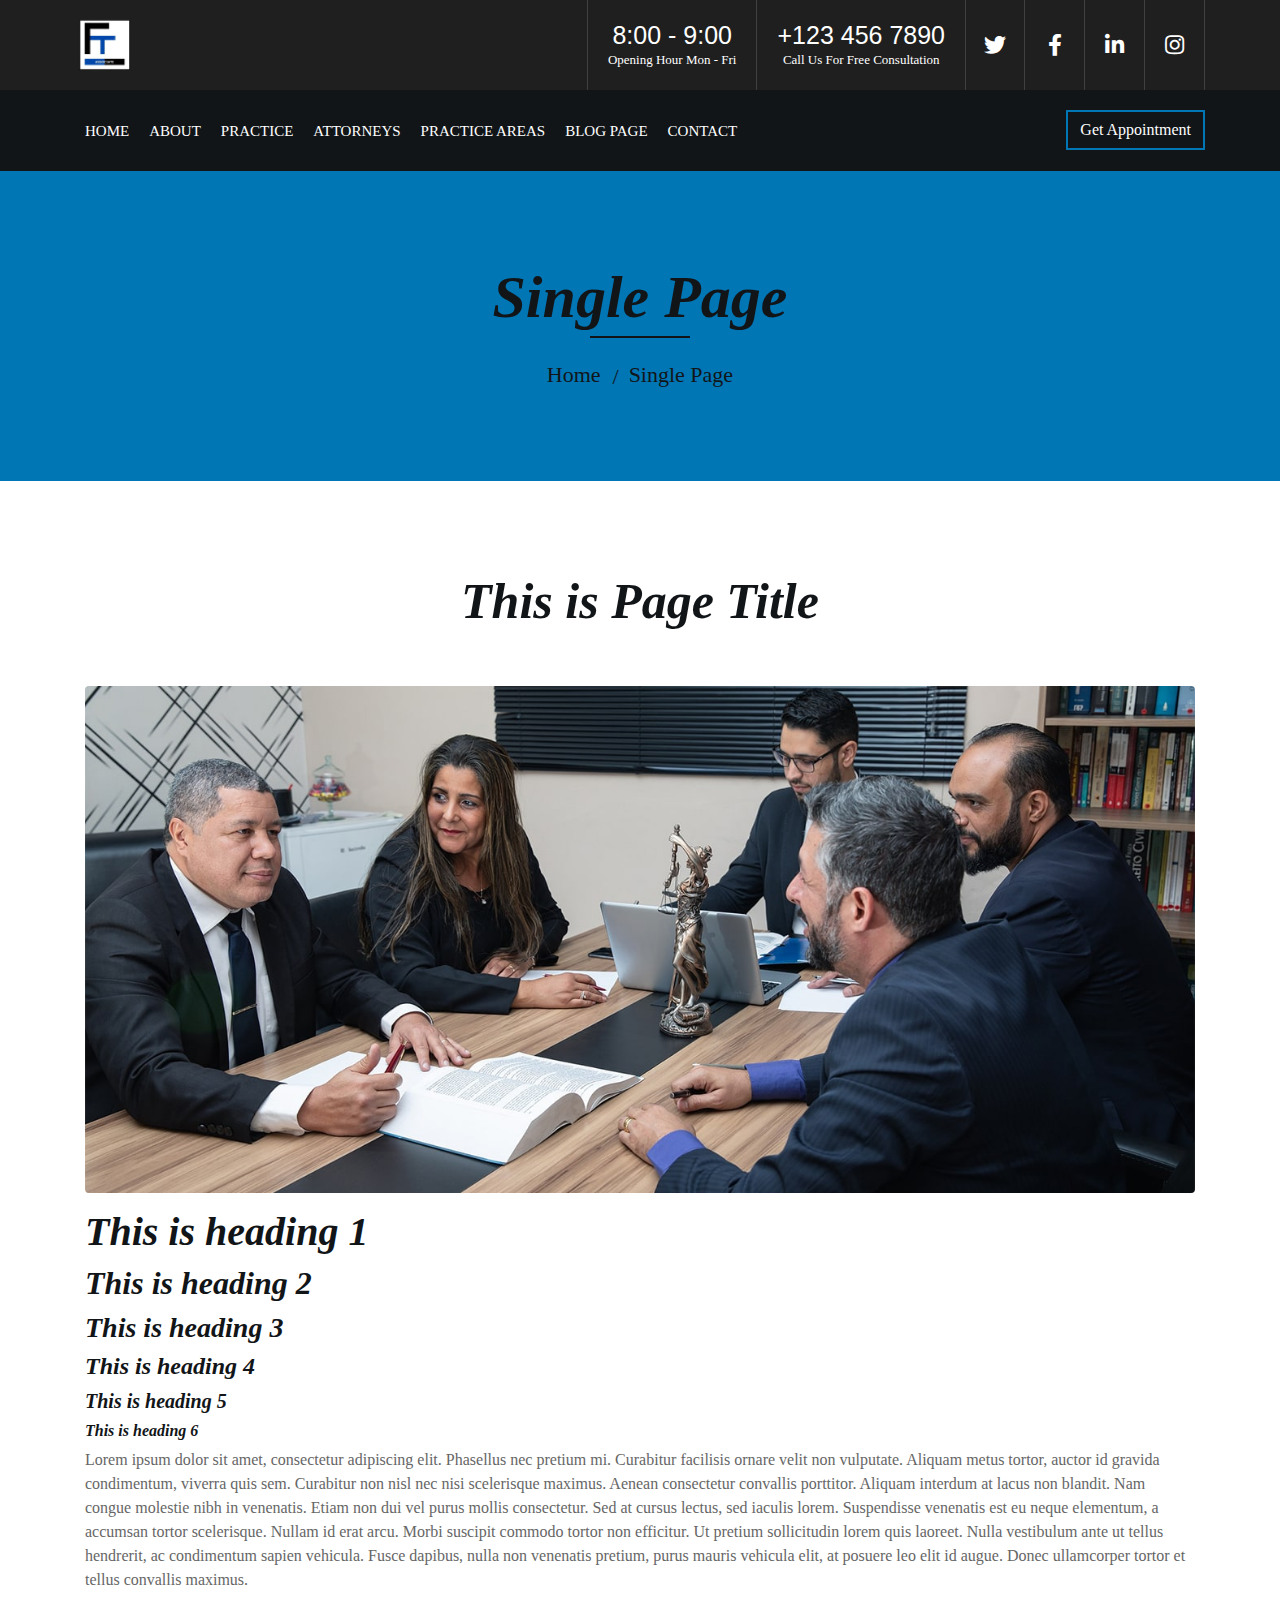
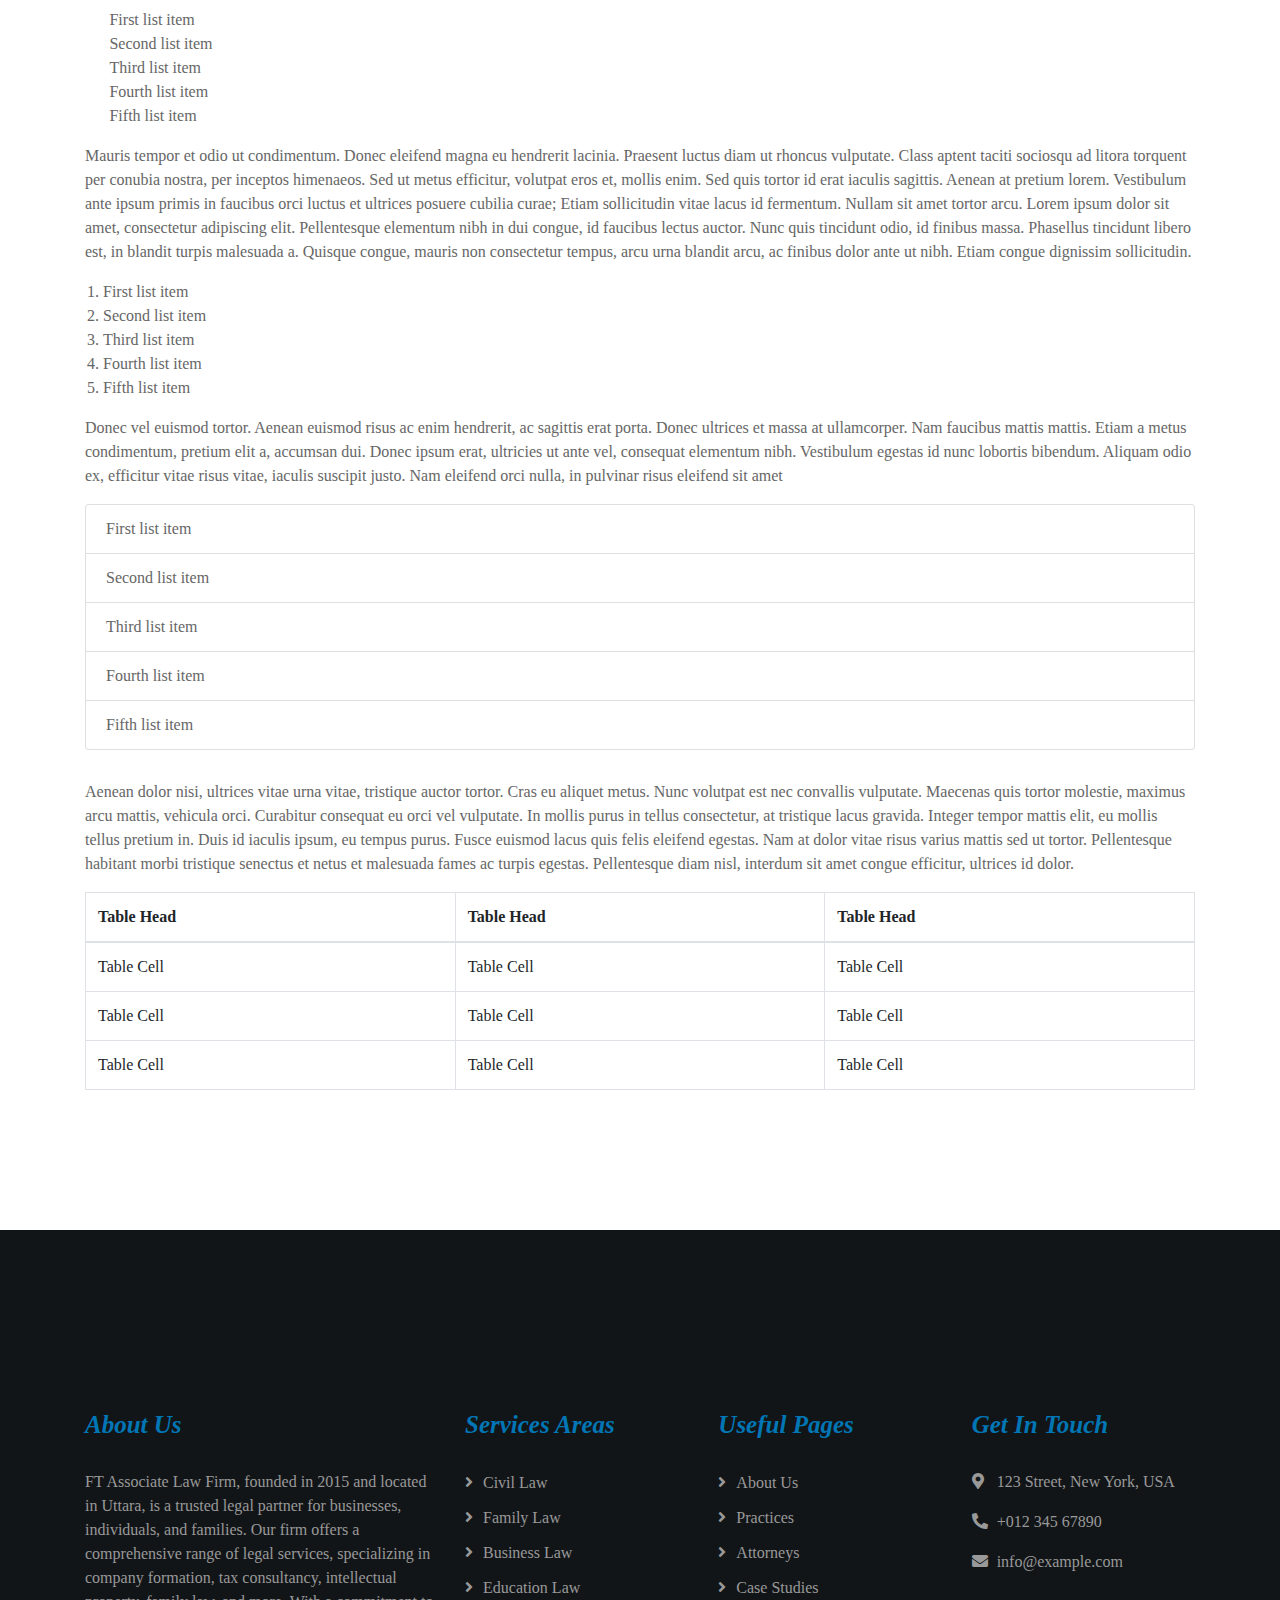
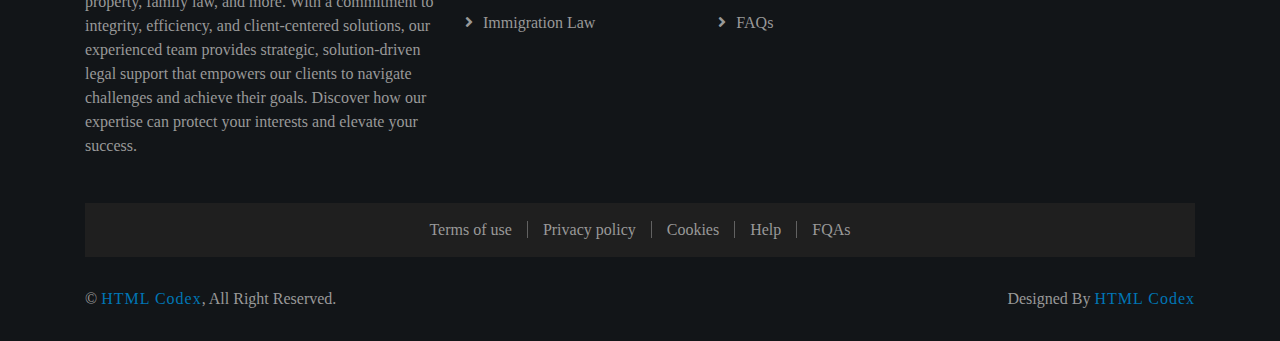
<file: single.html>
<!DOCTYPE html>
<html lang="en">
    <head>
        <meta charset="utf-8">
        <title>Kanun - Law Firm Website Template</title>
        <meta content="width=device-width, initial-scale=1.0" name="viewport">
        <meta content="Law Firm Website Template" name="keywords">
        <meta content="Law Firm Website Template" name="description">

        <!-- Favicon -->
        <link href="img/favicon.ico" rel="icon">

        <!-- Google Font -->
        <link href="https://fonts.googleapis.com/css2?family=EB+Garamond:ital,wght@1,600;1,700;1,800&family=Roboto:wght@400;500&display=swap" rel="stylesheet"> 
        
        <!-- CSS Libraries -->
        <link href="https://stackpath.bootstrapcdn.com/bootstrap/4.4.1/css/bootstrap.min.css" rel="stylesheet">
        <link href="https://cdnjs.cloudflare.com/ajax/libs/font-awesome/5.10.0/css/all.min.css" rel="stylesheet">
        <link href="lib/animate/animate.min.css" rel="stylesheet">
        <link href="lib/owlcarousel/assets/owl.carousel.min.css" rel="stylesheet">

        <!-- Template Stylesheet -->
        <link href="css/style.css" rel="stylesheet">
        <script src="js/script.js" defer></script>
        <script>
            window.onload = function() {
                loadText('data/about-us.txt', 'about-us-text', 'Error loading About Us text:');
                loadText('data/about-us.txt', 'about-us-text-footer', 'Error loading About Us text:');
                loadText('data/motto-text.txt', 'motto-text-1', 'Error loading Motto:');
                loadText('data/motto-text.txt', 'motto-text-2', 'Error loading Motto:');
                loadText('data/motto-text.txt', 'motto-text-3', 'Error loading Motto:');

                loadEmployees('data/employees.txt', 'employee-name-1', 'employee-position-1', 0, 'Error loading Employee 1:');
                loadEmployees('data/employees.txt', 'employee-name-2', 'employee-position-2', 1, 'Error loading Employee 2:');
                loadEmployees('data/employees.txt', 'employee-name-3', 'employee-position-3', 2, 'Error loading Employee 3:');
                loadEmployees('data/employees.txt', 'employee-name-4', 'employee-position-4', 3, 'Error loading Employee 4:');
            };
        </script>
    </head>

    <body style="font-family: 'Arial Rounded MT Bold'">
        <div class="wrapper">
            <!-- Top Bar Start -->
            <div class="top-bar">
                <div class="container-fluid">
                    <div class="row">
                        <div class="col-lg-3">
                            <div class="logo">
                                <a href="index.html">
<!--                                    <h1>Kanun</h1>-->
                                    <img src="img/logo_borderless.png" alt="Logo">
                                </a>
                            </div>
                        </div>
                        <div class="col-lg-9">
                            <div class="top-bar-right">
                                <div class="text">
                                    <h2>8:00 - 9:00</h2>
                                    <p>Opening Hour Mon - Fri</p>
                                </div>
                                <div class="text">
                                    <h2>+123 456 7890</h2>
                                    <p>Call Us For Free Consultation</p>
                                </div>
                                <div class="social">
                                    <a href=""><i class="fab fa-twitter"></i></a>
                                    <a href=""><i class="fab fa-facebook-f"></i></a>
                                    <a href=""><i class="fab fa-linkedin-in"></i></a>
                                    <a href=""><i class="fab fa-instagram"></i></a>
                                </div>
                            </div>
                        </div>
                    </div>
                </div>
            </div>
            <!-- Top Bar End -->

            <!-- Nav Bar Start -->
            <div class="nav-bar">
                <div class="container-fluid">
                    <nav class="navbar navbar-expand-lg bg-dark navbar-dark">
                        <a href="#" class="navbar-brand">MENU</a>
                        <button type="button" class="navbar-toggler" data-toggle="collapse" data-target="#navbarCollapse">
                            <span class="navbar-toggler-icon"></span>
                        </button>

                        <div class="collapse navbar-collapse justify-content-between" id="navbarCollapse">
                            <div class="navbar-nav mr-auto">
                                <a href="index.html" class="nav-item nav-link">Home</a>
                                <a href="about.html" class="nav-item nav-link">About</a>
                                <a href="service.html" class="nav-item nav-link">Practice</a>
                                <a href="team.html" class="nav-item nav-link">Attorneys</a>
                                <a href="portfolio.html" class="nav-item nav-link">Practice Areas</a>

                                <a href="blog.html" class="nav-item nav-link">Blog Page</a>

                                <a href="contact.html" class="nav-item nav-link">Contact</a>
                            </div>
                            <div class="ml-auto">
                                <a class="btn" href="contact.html">Get Appointment</a>
                            </div>
                        </div>
                    </nav>
                </div>
            </div>
            <!-- Nav Bar End -->
            
            
            <!-- Page Header Start -->
            <div class="page-header">
                <div class="container">
                    <div class="row">
                        <div class="col-12">
                            <h2>Single Page</h2>
                        </div>
                        <div class="col-12">
                            <a href="">Home</a>
                            <a href="">Single Page</a>
                        </div>
                    </div>
                </div>
            </div>
            <!-- Page Header End -->


            <!-- Single Page Start -->
            <div class="single">
                <div class="container">
                    <div class="section-header">
                        <h2>This is Page Title</h2>
                    </div>
                    <div class="row">
                        <div class="col-12">
                            <img class="img-fluid rounded" src="img/single.jpg" alt="Image">
                            <h1>This is heading 1</h1>
                            <h2>This is heading 2</h2>
                            <h3>This is heading 3</h3>
                            <h4>This is heading 4</h4>
                            <h5>This is heading 5</h5>
                            <h6>This is heading 6</h6>
                            <p>
                                Lorem ipsum dolor sit amet, consectetur adipiscing elit. Phasellus nec pretium mi. Curabitur facilisis ornare velit non vulputate. Aliquam metus tortor, auctor id gravida condimentum, viverra quis sem. Curabitur non nisl nec nisi scelerisque maximus. Aenean consectetur convallis porttitor. Aliquam interdum at lacus non blandit. Nam congue molestie nibh in venenatis. Etiam non dui vel purus mollis consectetur. Sed at cursus lectus, sed iaculis lorem. Suspendisse venenatis est eu neque elementum, a accumsan tortor scelerisque. Nullam id erat arcu. Morbi suscipit commodo tortor non efficitur. Ut pretium sollicitudin lorem quis laoreet. Nulla vestibulum ante ut tellus hendrerit, ac condimentum sapien vehicula. Fusce dapibus, nulla non venenatis pretium, purus mauris vehicula elit, at posuere leo elit id augue. Donec ullamcorper tortor et tellus convallis maximus.
                            </p>
                            <ul class="ul-group">
                                <li>First list item</li>
                                <li>Second list item</li>
                                <li>Third list item</li>
                                <li>Fourth list item</li>
                                <li>Fifth list item</li>
                            </ul>
                            <p>
                                Mauris tempor et odio ut condimentum. Donec eleifend magna eu hendrerit lacinia. Praesent luctus diam ut rhoncus vulputate. Class aptent taciti sociosqu ad litora torquent per conubia nostra, per inceptos himenaeos. Sed ut metus efficitur, volutpat eros et, mollis enim. Sed quis tortor id erat iaculis sagittis. Aenean at pretium lorem. Vestibulum ante ipsum primis in faucibus orci luctus et ultrices posuere cubilia curae; Etiam sollicitudin vitae lacus id fermentum. Nullam sit amet tortor arcu. Lorem ipsum dolor sit amet, consectetur adipiscing elit. Pellentesque elementum nibh in dui congue, id faucibus lectus auctor. Nunc quis tincidunt odio, id finibus massa. Phasellus tincidunt libero est, in blandit turpis malesuada a. Quisque congue, mauris non consectetur tempus, arcu urna blandit arcu, ac finibus dolor ante ut nibh. Etiam congue dignissim sollicitudin. 
                            </p>
                            <ol class="ol-group">
                                <li>First list item</li>
                                <li>Second list item</li>
                                <li>Third list item</li>
                                <li>Fourth list item</li>
                                <li>Fifth list item</li>
                            </ol>
                            <p>
                                Donec vel euismod tortor. Aenean euismod risus ac enim hendrerit, ac sagittis erat porta. Donec ultrices et massa at ullamcorper. Nam faucibus mattis mattis. Etiam a metus condimentum, pretium elit a, accumsan dui. Donec ipsum erat, ultricies ut ante vel, consequat elementum nibh. Vestibulum egestas id nunc lobortis bibendum. Aliquam odio ex, efficitur vitae risus vitae, iaculis suscipit justo. Nam eleifend orci nulla, in pulvinar risus eleifend sit amet
                            </p>
                            <ul class="list-group">
                                <li class="list-group-item">First list item</li>
                                <li class="list-group-item">Second list item</li>
                                <li class="list-group-item">Third list item</li>
                                <li class="list-group-item">Fourth list item</li>
                                <li class="list-group-item">Fifth list item</li>
                            </ul>
                            <p>
                                Aenean dolor nisi, ultrices vitae urna vitae, tristique auctor tortor. Cras eu aliquet metus. Nunc volutpat est nec convallis vulputate. Maecenas quis tortor molestie, maximus arcu mattis, vehicula orci. Curabitur consequat eu orci vel vulputate. In mollis purus in tellus consectetur, at tristique lacus gravida. Integer tempor mattis elit, eu mollis tellus pretium in. Duis id iaculis ipsum, eu tempus purus. Fusce euismod lacus quis felis eleifend egestas. Nam at dolor vitae risus varius mattis sed ut tortor. Pellentesque habitant morbi tristique senectus et netus et malesuada fames ac turpis egestas. Pellentesque diam nisl, interdum sit amet congue efficitur, ultrices id dolor. 
                            </p>
                            <table class="table table-bordered">
                                <thead>
                                    <tr>
                                        <th>Table Head</th>
                                        <th>Table Head</th>
                                        <th>Table Head</th>
                                    </tr>
                                </thead>
                                <tbody>
                                    <tr>
                                        <td>Table Cell</td>
                                        <td>Table Cell</td>
                                        <td>Table Cell</td>
                                    </tr>
                                    <tr>
                                        <td>Table Cell</td>
                                        <td>Table Cell</td>
                                        <td>Table Cell</td>
                                    </tr>
                                    <tr>
                                        <td>Table Cell</td>
                                        <td>Table Cell</td>
                                        <td>Table Cell</td>
                                    </tr>
                                </tbody>
                            </table>
                        </div>
                    </div>
                </div>
            </div>
            <!-- Single Page End -->




            <!-- Footer Start -->
            <div class="footer">
                <div class="container">
                    <div class="row">
                        <div class="col-md-6 col-lg-4">
                            <div class="footer-about">
                                <h2>About Us</h2>
                                <p id="about-us-text-footer">
                                    FT Associate Law Firm, founded in 2015 and located in Uttara, is a trusted legal partner for businesses, individuals, and families.
                                    Our firm offers a comprehensive range of legal services, specializing in company formation, tax consultancy, intellectual property,
                                    family law, and more. With a commitment to integrity, efficiency, and client-centered solutions, our experienced team provides
                                    strategic, solution-driven legal support that empowers our clients to navigate challenges and achieve their goals. Discover how our
                                    expertise can protect your interests and elevate your success.
                                </p>
                            </div>
                        </div>
                        <div class="col-md-6 col-lg-8">
                            <div class="row">
                        <div class="col-md-6 col-lg-4">
                            <div class="footer-link">
                                <h2>Services Areas</h2>
                                <a href="">Civil Law</a>
                                <a href="">Family Law</a>
                                <a href="">Business Law</a>
                                <a href="">Education Law</a>
                                <a href="">Immigration Law</a>
                            </div>
                        </div>
                        <div class="col-md-6 col-lg-4">
                            <div class="footer-link">
                                <h2>Useful Pages</h2>
                                <a href="">About Us</a>
                                <a href="">Practices</a>
                                <a href="">Attorneys</a>
                                <a href="">Case Studies</a>
                                <a href="">FAQs</a>
                            </div>
                        </div>
                        <div class="col-md-6 col-lg-4">
                            <div class="footer-contact">
                                <h2>Get In Touch</h2>
                                <p><i class="fa fa-map-marker-alt"></i>123 Street, New York, USA</p>
                                <p><i class="fa fa-phone-alt"></i>+012 345 67890</p>
                                <p><i class="fa fa-envelope"></i>info@example.com</p>
                                <div class="footer-social">
                                    <a href=""><i class="fab fa-twitter"></i></a>
                                    <a href=""><i class="fab fa-facebook-f"></i></a>
                                    <a href=""><i class="fab fa-youtube"></i></a>
                                    <a href=""><i class="fab fa-instagram"></i></a>
                                    <a href=""><i class="fab fa-linkedin-in"></i></a>
                                </div>
                            </div>
                        </div>
                        </div>
                    </div>
                    </div>
                </div>
                <div class="container footer-menu">
                    <div class="f-menu">
                        <a href="">Terms of use</a>
                        <a href="">Privacy policy</a>
                        <a href="">Cookies</a>
                        <a href="">Help</a>
                        <a href="">FQAs</a>
                    </div>
                </div>
                <div class="container copyright">
                    <div class="row">
                        <div class="col-md-6">
                            <p>&copy; <a href="https://htmlcodex.com/law-firm-website-template">HTML Codex</a>, All Right Reserved.</p>
                        </div>
                        <div class="col-md-6">
                            <p>Designed By <a href="https://htmlcodex.com">HTML Codex</a></p>
                        </div>
                    </div>
                </div>
            </div>
            <!-- Footer End -->
            
            <a href="#" class="back-to-top"><i class="fa fa-chevron-up"></i></a>
        </div>

        <!-- JavaScript Libraries -->
        <script src="https://code.jquery.com/jquery-3.4.1.min.js"></script>
        <script src="https://stackpath.bootstrapcdn.com/bootstrap/4.4.1/js/bootstrap.bundle.min.js"></script>
        <script src="lib/easing/easing.min.js"></script>
        <script src="lib/owlcarousel/owl.carousel.min.js"></script>
        <script src="lib/isotope/isotope.pkgd.min.js"></script>

        <!-- Template Javascript -->
        <script src="js/main.js"></script>
    </body>
</html>
</file>
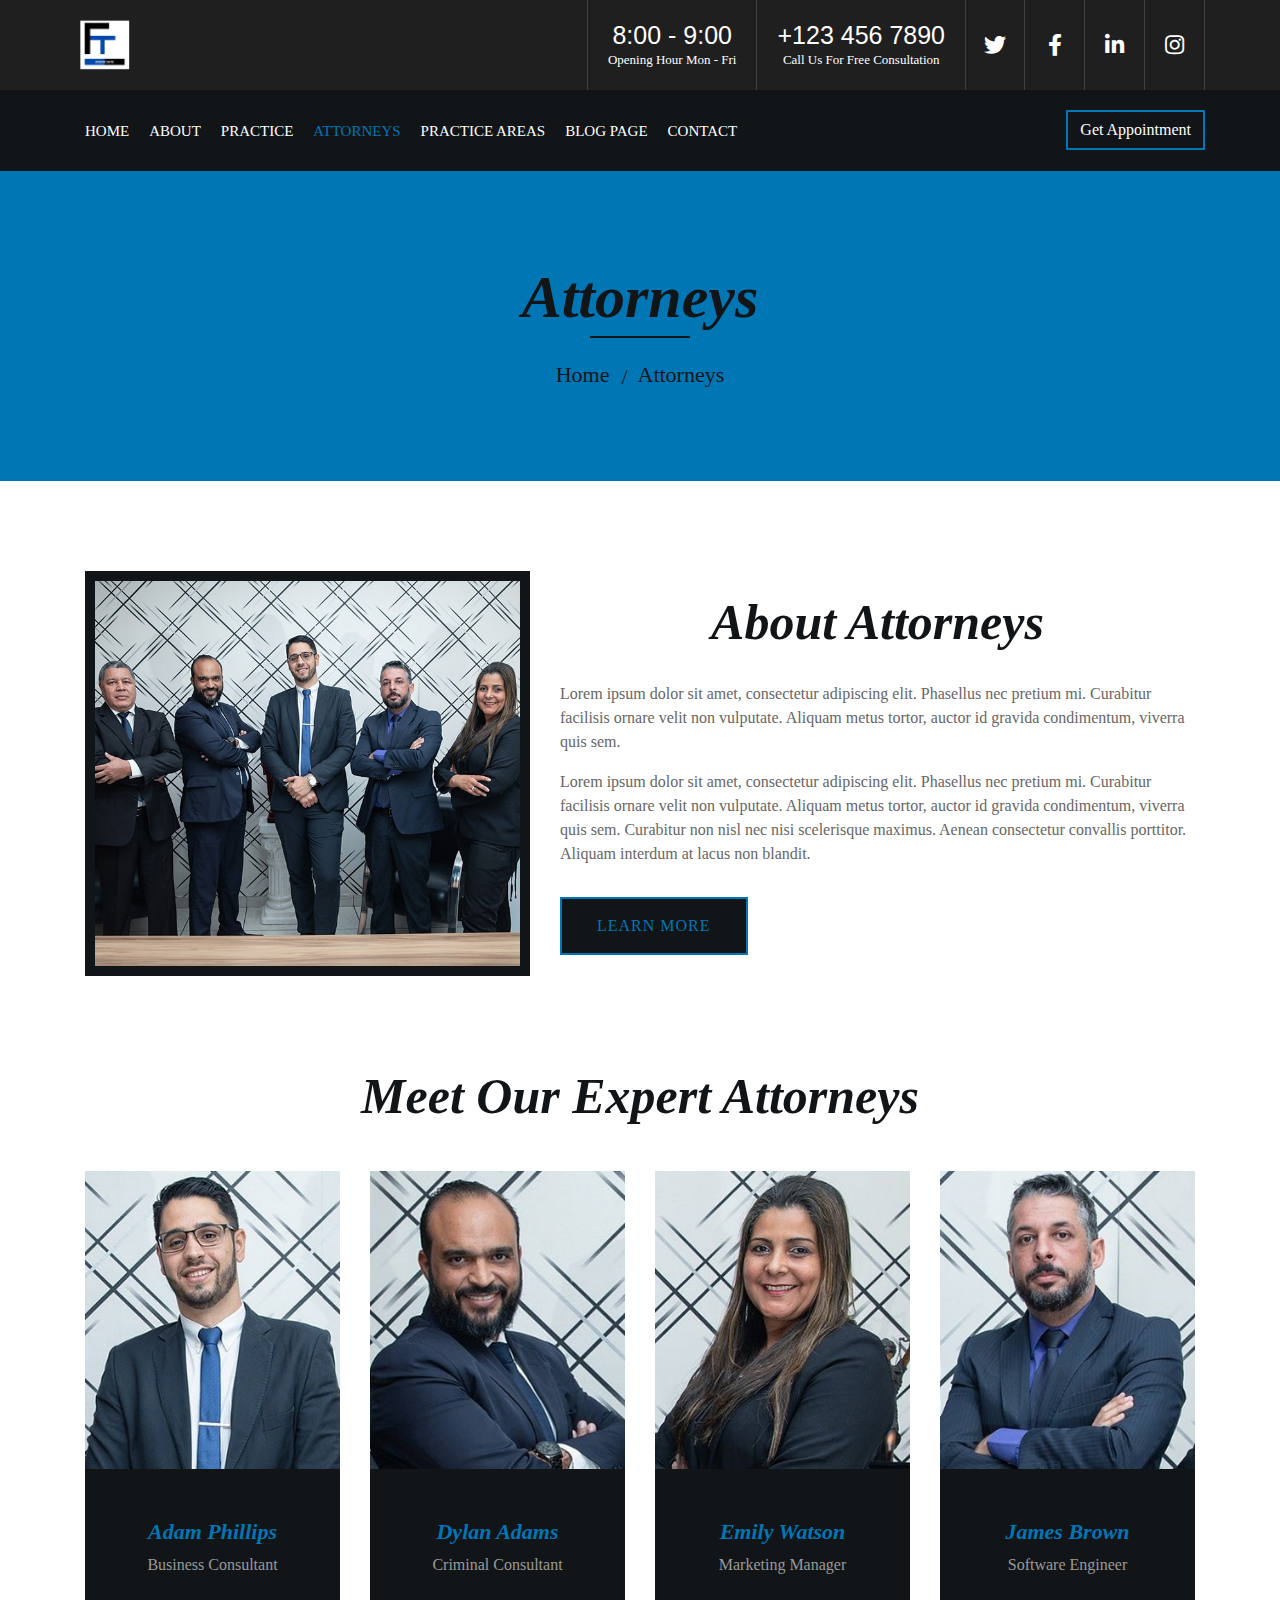
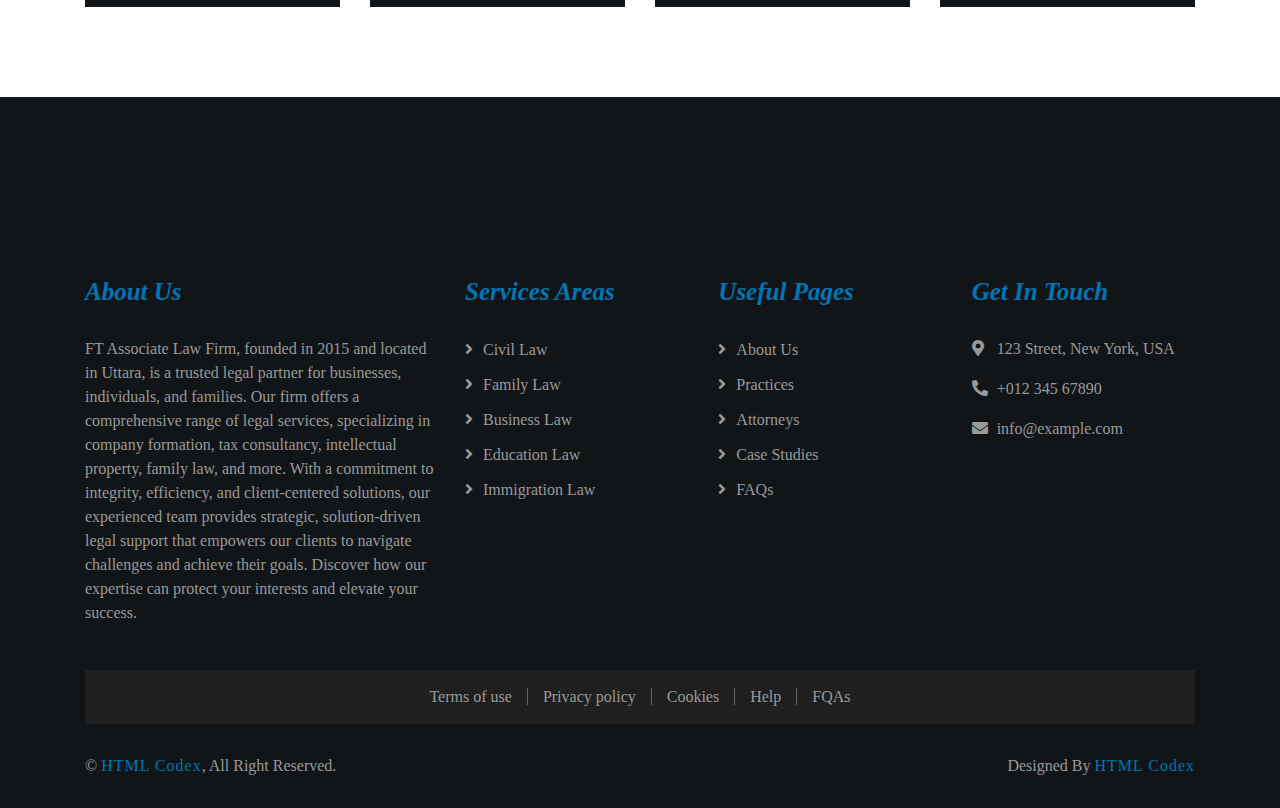
<file: team.html>
<!DOCTYPE html>
<html lang="en">
    <head>
        <meta charset="utf-8">
        <title>Kanun - Law Firm Website Template</title>
        <meta content="width=device-width, initial-scale=1.0" name="viewport">
        <meta content="Law Firm Website Template" name="keywords">
        <meta content="Law Firm Website Template" name="description">

        <!-- Favicon -->
        <link href="img/favicon.ico" rel="icon">

        <!-- Google Font -->
        <link href="https://fonts.googleapis.com/css2?family=EB+Garamond:ital,wght@1,600;1,700;1,800&family=Roboto:wght@400;500&display=swap" rel="stylesheet"> 
        
        <!-- CSS Libraries -->
        <link href="https://stackpath.bootstrapcdn.com/bootstrap/4.4.1/css/bootstrap.min.css" rel="stylesheet">
        <link href="https://cdnjs.cloudflare.com/ajax/libs/font-awesome/5.10.0/css/all.min.css" rel="stylesheet">
        <link href="lib/animate/animate.min.css" rel="stylesheet">
        <link href="lib/owlcarousel/assets/owl.carousel.min.css" rel="stylesheet">

        <!-- Template Stylesheet -->
        <link href="css/style.css" rel="stylesheet">
        <script src="js/script.js" defer></script>
        <script>
            window.onload = function() {
                loadText('data/about-us.txt', 'about-us-text', 'Error loading About Us text:');
                loadText('data/about-us.txt', 'about-us-text-footer', 'Error loading About Us text:');
                loadText('data/motto-text.txt', 'motto-text-1', 'Error loading Motto:');
                loadText('data/motto-text.txt', 'motto-text-2', 'Error loading Motto:');
                loadText('data/motto-text.txt', 'motto-text-3', 'Error loading Motto:');

                loadEmployees('data/employees.txt', 'employee-name-1', 'employee-position-1', 0, 'Error loading Employee 1:');
                loadEmployees('data/employees.txt', 'employee-name-2', 'employee-position-2', 1, 'Error loading Employee 2:');
                loadEmployees('data/employees.txt', 'employee-name-3', 'employee-position-3', 2, 'Error loading Employee 3:');
                loadEmployees('data/employees.txt', 'employee-name-4', 'employee-position-4', 3, 'Error loading Employee 4:');
            };
        </script>

    </head>

    <body style="font-family: 'Arial Rounded MT Bold'">
        <div class="wrapper">
            <!-- Top Bar Start -->
            <div class="top-bar">
                <div class="container-fluid">
                    <div class="row">
                        <div class="col-lg-3">
                            <div class="logo">
                                <a href="index.html">
<!--                                    <h1>Kanun</h1>-->
                                    <img src="img/logo_borderless.png" alt="Logo">
                                </a>
                            </div>
                        </div>
                        <div class="col-lg-9">
                            <div class="top-bar-right">
                                <div class="text">
                                    <h2>8:00 - 9:00</h2>
                                    <p>Opening Hour Mon - Fri</p>
                                </div>
                                <div class="text">
                                    <h2>+123 456 7890</h2>
                                    <p>Call Us For Free Consultation</p>
                                </div>
                                <div class="social">
                                    <a href=""><i class="fab fa-twitter"></i></a>
                                    <a href=""><i class="fab fa-facebook-f"></i></a>
                                    <a href=""><i class="fab fa-linkedin-in"></i></a>
                                    <a href=""><i class="fab fa-instagram"></i></a>
                                </div>
                            </div>
                        </div>
                    </div>
                </div>
            </div>
            <!-- Top Bar End -->

            <!-- Nav Bar Start -->
            <div class="nav-bar">
                <div class="container-fluid">
                    <nav class="navbar navbar-expand-lg bg-dark navbar-dark">
                        <a href="#" class="navbar-brand">MENU</a>
                        <button type="button" class="navbar-toggler" data-toggle="collapse" data-target="#navbarCollapse">
                            <span class="navbar-toggler-icon"></span>
                        </button>

                        <div class="collapse navbar-collapse justify-content-between" id="navbarCollapse">
                            <div class="navbar-nav mr-auto">
                                <a href="index.html" class="nav-item nav-link">Home</a>
                                <a href="about.html" class="nav-item nav-link">About</a>
                                <a href="service.html" class="nav-item nav-link">Practice</a>
                                <a href="team.html" class="nav-item nav-link active">Attorneys</a>
                                <a href="portfolio.html" class="nav-item nav-link">Practice Areas</a>

                                <a href="blog.html" class="nav-item nav-link">Blog Page</a>

                                <a href="contact.html" class="nav-item nav-link">Contact</a>
                            </div>
                            <div class="ml-auto">
                                <a class="btn" href="contact.html">Get Appointment</a>
                            </div>
                        </div>
                    </nav>
                </div>
            </div>
            <!-- Nav Bar End -->
            
            
            <!-- Page Header Start -->
            <div class="page-header">
                <div class="container">
                    <div class="row">
                        <div class="col-12">
                            <h2>Attorneys</h2>
                        </div>
                        <div class="col-12">
                            <a href="">Home</a>
                            <a href="">Attorneys</a>
                        </div>
                    </div>
                </div>
            </div>
            <!-- Page Header End -->


            <!-- About Start -->
            <div class="about">
                <div class="container">
                    <div class="row align-items-center">
                        <div class="col-lg-5 col-md-6">
                            <div class="about-img">
                                <img src="img/about.jpg" alt="Image">
                            </div>
                        </div>
                        <div class="col-lg-7 col-md-6">
                            <div class="section-header">
                                <h2>About Attorneys</h2>
                            </div>
                            <div class="about-text">
                                <p>
                                    Lorem ipsum dolor sit amet, consectetur adipiscing elit. Phasellus nec pretium mi. Curabitur facilisis ornare velit non vulputate. Aliquam metus tortor, auctor id gravida condimentum, viverra quis sem.
                                </p>
                                <p>
                                    Lorem ipsum dolor sit amet, consectetur adipiscing elit. Phasellus nec pretium mi. Curabitur facilisis ornare velit non vulputate. Aliquam metus tortor, auctor id gravida condimentum, viverra quis sem. Curabitur non nisl nec nisi scelerisque maximus. Aenean consectetur convallis porttitor. Aliquam interdum at lacus non blandit.
                                </p>
                                <a class="btn" href="">Learn More</a>
                            </div>
                        </div>
                    </div>
                </div>
            </div>
            <!-- About End -->


            <!-- Team Start -->
            <div class="team">
                <div class="container">
                    <div class="section-header">
                        <h2>Meet Our Expert Attorneys</h2>
                    </div>
                    <div class="row">
                        <div class="col-lg-3 col-md-6">
                            <div class="team-item">
                                <div class="team-img">
                                    <img src="img/team-1.jpg" alt="Team Image">
                                </div>
                                <div class="team-text">
                                    <h2 id="employee-name-1">Loading...</h2>
                                    <p id="employee-position-1">Loading...</p>

                                </div>
                            </div>
                        </div>
                        <div class="col-lg-3 col-md-6">
                            <div class="team-item">
                                <div class="team-img">
                                    <img src="img/team-2.jpg" alt="Team Image">
                                </div>
                                <div class="team-text">
                                    <h2 id="employee-name-2">Loading...</h2>
                                    <p id="employee-position-2">Loading...</p>

                                </div>
                            </div>
                        </div>
                        <div class="col-lg-3 col-md-6">
                            <div class="team-item">
                                <div class="team-img">
                                    <img src="img/team-3.jpg" alt="Team Image">
                                </div>
                                <div class="team-text">
                                    <h2 id="employee-name-3">Loading...</h2>
                                    <p id="employee-position-3">Loading...</p>

                                </div>
                            </div>
                        </div>
                        <div class="col-lg-3 col-md-6">
                            <div class="team-item">
                                <div class="team-img">
                                    <img src="img/team-4.jpg" alt="Team Image">
                                </div>
                                <div class="team-text">
                                    <h2 id="employee-name-4">Loading...</h2>
                                    <p id="employee-position-4">Loading...</p>

                                </div>
                            </div>
                        </div>
                    </div>
                </div>
            </div>
            <!-- Team End -->



            <!-- Footer Start -->
            <div class="footer">
                <div class="container">
                    <div class="row">
                        <div class="col-md-6 col-lg-4">
                            <div class="footer-about">
                                <h2>About Us</h2>
                                <p id="about-us-text-footer">
                                    FT Associate Law Firm, founded in 2015 and located in Uttara, is a trusted legal partner for businesses, individuals, and families.
                                    Our firm offers a comprehensive range of legal services, specializing in company formation, tax consultancy, intellectual property,
                                    family law, and more. With a commitment to integrity, efficiency, and client-centered solutions, our experienced team provides
                                    strategic, solution-driven legal support that empowers our clients to navigate challenges and achieve their goals. Discover how our
                                    expertise can protect your interests and elevate your success.
                                </p>
                            </div>
                        </div>
                        <div class="col-md-6 col-lg-8">
                            <div class="row">
                        <div class="col-md-6 col-lg-4">
                            <div class="footer-link">
                                <h2>Services Areas</h2>
                                <a href="">Civil Law</a>
                                <a href="">Family Law</a>
                                <a href="">Business Law</a>
                                <a href="">Education Law</a>
                                <a href="">Immigration Law</a>
                            </div>
                        </div>
                        <div class="col-md-6 col-lg-4">
                            <div class="footer-link">
                                <h2>Useful Pages</h2>
                                <a href="">About Us</a>
                                <a href="">Practices</a>
                                <a href="">Attorneys</a>
                                <a href="">Case Studies</a>
                                <a href="">FAQs</a>
                            </div>
                        </div>
                        <div class="col-md-6 col-lg-4">
                            <div class="footer-contact">
                                <h2>Get In Touch</h2>
                                <p><i class="fa fa-map-marker-alt"></i>123 Street, New York, USA</p>
                                <p><i class="fa fa-phone-alt"></i>+012 345 67890</p>
                                <p><i class="fa fa-envelope"></i>info@example.com</p>
                                <div class="footer-social">
                                    <a href=""><i class="fab fa-twitter"></i></a>
                                    <a href=""><i class="fab fa-facebook-f"></i></a>
                                    <a href=""><i class="fab fa-youtube"></i></a>
                                    <a href=""><i class="fab fa-instagram"></i></a>
                                    <a href=""><i class="fab fa-linkedin-in"></i></a>
                                </div>
                            </div>
                        </div>
                        </div>
                    </div>
                    </div>
                </div>
                <div class="container footer-menu">
                    <div class="f-menu">
                        <a href="">Terms of use</a>
                        <a href="">Privacy policy</a>
                        <a href="">Cookies</a>
                        <a href="">Help</a>
                        <a href="">FQAs</a>
                    </div>
                </div>
                <div class="container copyright">
                    <div class="row">
                        <div class="col-md-6">
                            <p>&copy; <a href="https://htmlcodex.com/law-firm-website-template">HTML Codex</a>, All Right Reserved.</p>
                        </div>
                        <div class="col-md-6">
                            <p>Designed By <a href="https://htmlcodex.com">HTML Codex</a></p>
                        </div>
                    </div>
                </div>
            </div>
            <!-- Footer End -->
            
            <a href="#" class="back-to-top"><i class="fa fa-chevron-up"></i></a>
        </div>

        <!-- JavaScript Libraries -->
        <script src="https://code.jquery.com/jquery-3.4.1.min.js"></script>
        <script src="https://stackpath.bootstrapcdn.com/bootstrap/4.4.1/js/bootstrap.bundle.min.js"></script>
        <script src="lib/easing/easing.min.js"></script>
        <script src="lib/owlcarousel/owl.carousel.min.js"></script>
        <script src="lib/isotope/isotope.pkgd.min.js"></script>

        <!-- Template Javascript -->
        <script src="js/main.js"></script>
    </body>
</html>
</file>
<file: css/style.css>
/*******************************/
/********* General CSS *********/
/*******************************/
body {
    color: #666666;
    background: #ffffff;
    font-family: 'Arial Rounded MT Bold', sans-serif;
    font-weight: 400;
}

h1,
h2, 
h3, 
h4,
h5, 
h6 {
    font-family: 'Arial Rounded MT Bold', serif;
    font-weight: 600;
    font-style: italic;
    color: #121518;
}

a {
    color: #454545;
    transition: .3s;
}

a:hover,
a:active,
a:focus {
    color: #0076b5;
    outline: none;
    text-decoration: none;
}

.btn:focus {
    box-shadow: none;
}

.wrapper {
    position: relative;
    width: 100%;
    max-width: 1366px;
    margin: 0 auto;
    background: #ffffff;
}

.back-to-top {
    position: fixed;
    display: none;
    background: #0076b5;
    color: #121518;
    width: 44px;
    height: 44px;
    text-align: center;
    line-height: 1;
    font-size: 22px;
    right: 15px;
    bottom: 15px;
    transition: background 0.5s;
    z-index: 9;
}

.back-to-top:hover {
    color: #0076b5;
    background: #121518;
}

.back-to-top i {
    padding-top: 10px;
}


/**********************************/
/********** Top Bar CSS ***********/
/**********************************/
.top-bar {
    position: relative;
    height: 90px;
    background: #1f1f1f;
}

.top-bar .logo {
    padding: 15px 0;
    text-align: left;
    overflow: hidden;
}

.top-bar .logo h1 {
    margin: 0;
    color: #0076b5;
    font-size: 75px;
    line-height: 55px;
    font-weight: 800;
}

.top-bar .logo img {
    max-width: 100%;
    max-height: 60px;
}

.top-bar .top-bar-right {
    display: flex;
    align-items: center;
    justify-content: flex-end;
}

.top-bar .text {
    display: flex;
    align-items: center;
    justify-content: center;
    flex-direction: column;
    height: 90px;
    padding: 0 20px;
    text-align: center;
    border-left: 1px solid rgba(255, 255, 255, .15);
}

.top-bar .text h2 {
    color: #ffffff;
    font-family: 'Arial Rounded MT Bold', sans-serif;
    font-weight: 500;
    font-style: normal;
    font-size: 25px;
    margin: 0;
}

.top-bar .text p {
    color: #ffffff;
    font-size: 13px;
    margin: 0;
}

.top-bar .social {
    display: flex;
    height: 90px;
    font-size: 0;
    justify-content: flex-end;
}

.top-bar .social a {
    display: flex;
    align-items: center;
    justify-content: center;
    width: 60px;
    height: 100%;
    font-size: 22px;
    color: #ffffff;
    border-right: 1px solid rgba(255, 255, 255, .15);
}

.top-bar .social a:first-child {
    border-left: 1px solid rgba(255, 255, 255, .15);
}

.top-bar .social a:hover {
    color: #0076b5;
    background: #ffffff;
}

@media (min-width: 992px) {
    .top-bar {
        padding: 0 60px;
    }
}

@media (max-width: 991.98px) {
    .top-bar .logo {
        text-align: center;
    }

    .top-bar .social {
        display: none;
    }
}


/**********************************/
/*********** Nav Bar CSS **********/
/**********************************/
.nav-bar {
    position: relative;
    padding: 20px 0;
    transition: .3s;
}

.nav-bar.nav-sticky {
    position: fixed;
    top: 0;
    width: 100%;
    padding: 10px 0;
    box-shadow: 0 2px 5px rgba(0, 0, 0, .3);
    z-index: 999;
}

.nav-bar .navbar {
    height: 100%;
    padding: 0;
}

.navbar-dark .navbar-nav .nav-link,
.navbar-dark .navbar-nav .nav-link:focus,
.navbar-dark .navbar-nav .nav-link:hover,
.navbar-dark .navbar-nav .nav-link.active {
    padding: 10px 10px 8px 10px;
    color: #ffffff;
}

.navbar-dark .navbar-nav .nav-link:hover,
.navbar-dark .navbar-nav .nav-link.active {
    color: #0076b5;
    transition: none;
}

.nav-bar .dropdown-menu {
    margin-top: 0;
    border: 0;
    border-radius: 0;
    background: #f8f9fa;
}

.nav-bar .btn {
    color: #ffffff;
    border: 2px solid #0076b5;
    border-radius: 0;
}

.nav-bar .btn:hover {
    background: #0076b5;
}

@media (min-width: 992px) {
    .nav-bar {
        padding: 20px 60px;
    }

    .nav-bar.nav-sticky {
        padding: 10px 60px;
    }

    .nav-bar,
    .nav-bar .navbar {
        background: #121518 !important;
    }

    .nav-bar .navbar-brand {
        display: none;
    }

    .nav-bar a.nav-link {
        padding: 8px 15px;
        font-size: 15px;
        text-transform: uppercase;
    }
}

@media (max-width: 991.98px) {
    .nav-bar,
    .nav-bar .navbar {
        padding: 3px 0;
        background: #121518 !important;
    }

    .nav-bar a.nav-link {
        padding: 5px;
    }

    .nav-bar .dropdown-menu {
        box-shadow: none;
    }

    .nav-bar .btn {
        display: none;
    }
}


/*******************************/
/******** Carousel CSS *********/
/*******************************/
.carousel {
    position: relative;
    width: 100%;
    height: calc(100vh - 170px);
    margin: 0 auto;
    text-align: center;
    overflow: hidden;
}

.carousel .carousel-inner,
.carousel .carousel-item {
    position: relative;
    width: 100%;
    height: 100%;
}

.carousel .carousel-item img {
    width: 100%;
    height: 100%;
    object-fit: cover;
}

.carousel .carousel-item::after {
    position: absolute;
    content: "";
    width: 100%;
    height: 100%;
    top: 0;
    left: 0;
    background: rgba(0, 0, 0, .3);
    z-index: 1;
}

.carousel .carousel-caption {
    position: absolute;
    top: 0;
    bottom: 0;
    display: flex;
    align-items: center;
    justify-content: center;
    flex-direction: column;
    height: calc(100vh - 170px);
}

.carousel .carousel-caption h1 {
    color: #ffffff;
    font-size: 60px;
    font-weight: 700;
    margin-bottom: 20px;
}

.carousel .carousel-caption p {
    color: #ffffff;
    font-size: 25px;
    margin-bottom: 25px;
}

.carousel .carousel-caption .btn {
    padding: 15px 35px;
    font-size: 18px;
    font-weight: 500;
    letter-spacing: 1px;
    text-transform: uppercase;
    color: #0076b5;
    background: #121518;
    border: 2px solid #0076b5;
    border-radius: 0;
    transition: .3s;
}

.carousel .carousel-caption .btn:hover {
    color: #121518;
    background: #0076b5;
}

@media (max-width: 767.98px) {
    .carousel .carousel-caption h1 {
        font-size: 40px;
        font-weight: 700;
    }

    .carousel .carousel-caption p {
        font-size: 20px;
    }

    .carousel .carousel-caption .btn {
        padding: 12px 30px;
        font-size: 18px;
        font-weight: 500;
        letter-spacing: 0;
    }
}

@media (max-width: 575.98px) {
    .carousel .carousel-caption h1 {
        font-size: 30px;
        font-weight: 500;
    }

    .carousel .carousel-caption p {
        font-size: 16px;
    }

    .carousel .carousel-caption .btn {
        padding: 10px 25px;
        font-size: 16px;
        font-weight: 400;
        letter-spacing: 0;
    }
}

.carousel .animated {
    -webkit-animation-duration: 1.5s;
    animation-duration: 1.5s;
}


/*******************************/
/******* Page Header CSS *******/
/*******************************/
.page-header {
    position: relative;
    margin-bottom: 45px;
    padding: 90px 0;
    text-align: center;
    background: #0076b5;
}

.page-header h2 {
    position: relative;
    color: #121518;
    font-size: 60px;
    font-weight: 700;
    margin-bottom: 20px;
    padding-bottom: 5px;
}

.page-header h2::after {
    position: absolute;
    content: "";
    width: 100px;
    height: 2px;
    left: calc(50% - 50px);
    bottom: 0;
    background: #121518;
}

.page-header a {
    position: relative;
    padding: 0 12px;
    font-size: 22px;
    color: #121518;
}

.page-header a:hover {
    color: #ffffff;
}

.page-header a::after {
    position: absolute;
    content: "/";
    width: 8px;
    height: 8px;
    top: -2px;
    right: -7px;
    text-align: center;
    color: #121518;
}

.page-header a:last-child::after {
    display: none;
}

@media (max-width: 767.98px) {
    .page-header h2 {
        font-size: 35px;
    }

    .page-header a {
        font-size: 18px;
    }
}


/*******************************/
/******* Section Header ********/
/*******************************/
.section-header {
    position: relative;
    width: 100%;
    text-align: center;
    margin-bottom: 45px;
}

.section-header h2 {
    margin: 0;
    position: relative;
    font-size: 50px;
    font-weight: 700;
    white-space: nowrap;
    z-index: 1;
}


@media (max-width: 767.98px) {
    .section-header h2 {
        font-size: 30px;
    }
}

/*******************************/
/******** Top Feature CSS ******/
/*******************************/
.feature-top {
    position: relative;
    background: #121518;
    margin-bottom: 45px;
}

.feature-top .col-md-3 {
    border-right: 1px solid rgba(255, 255, 255, .1);
    border-bottom: 1px solid rgba(255, 255, 255, .1);
}

@media (max-width: 575.98px) {
    .feature-top .col-md-3:nth-child(1n) {
        border-right: none;
    }

    .feature-top .col-md-3:last-child {
        border-bottom: none;
    }
}

@media (min-width: 576px) and (max-width: 767.98px) {
    .feature-top .col-md-3:nth-child(2n) {
        border-right: none;
    }

    .feature-top .col-md-3:nth-child(3n),
    .feature-top .col-md-3:nth-child(4n) {
        border-bottom: none;
    }
}

@media (min-width: 768px) {
    .feature-top .col-md-3 {
        border-bottom: none;
    }

    .feature-top .col-md-3:nth-child(4n) {
        border-right: none;
    }
}

.feature-top .feature-item {
    padding: 30px 0;
    text-align: center;
}

.feature-top .feature-item i {
    color: #0076b5;
    font-size: 35px;
    margin-bottom: 10px;
}

.feature-top .feature-item h3 {
    color: #ffffff;
    font-size: 30px;
    font-weight: 600;
}

.feature-top .feature-item p {
    color: #999999;
    margin: 0;
    font-size: 18px;
}


/*******************************/
/********** About CSS **********/
/*******************************/
.about {
    position: relative;
    width: 100%;
    padding: 45px 0;
}

.about .section-header {
    margin-bottom: 30px;
}

.about .about-img {
    position: relative;
    height: 100%;
    padding: 10px;
    background: #121518;
}

.about .about-img img {
    width: 100%;
    height: 100%;
    object-fit: cover;
}

.about .about-text p {
    font-size: 16px;
}

.about .about-text a.btn {
    position: relative;
    margin-top: 15px;
    padding: 15px 35px;
    font-size: 16px;
    font-weight: 500;
    letter-spacing: 1px;
    text-transform: uppercase;
    color: #0076b5;
    border: 2px solid #0076b5;
    border-radius: 0;
    background: #121518;
    transition: .3s;
}

.about .about-text a.btn:hover {
    color: #121518;
    background: #0076b5;
}

@media (max-width: 767.98px) {
    .about .about-img {
        margin-bottom: 30px;
        height: auto;
    }
}


/*******************************/
/********* Service CSS *********/
/*******************************/
.service {
    position: relative;
    width: 100%;
    padding: 45px 0 15px 0;
}

.service .service-item {
    position: relative;
    width: 100%;
    text-align: center;
    background: #121518;
    margin-bottom: 30px;
    height: 92%;
}

.service .service-icon {
    height: 200px;
    position: relative;
    display: flex;
    align-items: center;
    justify-content: center;
    background: #1f1f1f;
}

.service .service-icon i {
    width: 100px;
    height: 100px;
    padding: 20px 0;
    text-align: center;
    font-size: 60px;
    color: #0076b5;
    background: #121518;
    transition: .5s;
}

.service .service-item:hover .service-icon i {
    margin-top: -15px;
}

.service .service-item h3 {
    margin: 0;
    padding: 25px 15px 15px 15px;
    font-size: 30px;
    font-weight: 600;
    color: #0076b5;
}

.service .service-item p {
    margin: 0;
    color: #999999;
    padding: 0 25px 25px 25px;
    font-size: 18px;
}

.service .service-item a.btn {
    position: relative;
    margin-bottom: 30px;
    padding: 10px 20px;
    font-size: 14px;
    font-weight: 500;
    letter-spacing: 1px;
    text-transform: uppercase;
    color: #0076b5;
    border: 2px solid #0076b5;
    border-radius: 0;
    background: #121518;
    transition: .3s;
}

.service .service-item:hover a.btn {
    color: #121518;
    background: #0076b5;
}


/*******************************/
/********* Feature CSS *********/
/*******************************/
.feature {
    position: relative;
    width: 100%;
    padding: 45px 0;
}

.feature .feature-item {
    margin-bottom: 30px;
}

.feature .feature-icon {
    height: 180px;
    position: relative;
    display: flex;
    align-items: center;
    justify-content: center;
    background: #121518;
}

.feature .feature-icon i {
    width: 100px;
    height: 100px;
    padding: 20px 0;
    text-align: center;
    font-size: 60px;
    color: #0076b5;
    background: #1f1f1f;
    transition: .5s;
}

.feature .feature-item:hover .feature-icon i {
    margin-right: -15px;
}

.feature .feature-item h3 {
    position: relative;
    margin-bottom: 15px;
    padding-bottom: 10px;
    font-size: 30px;
    font-weight: 600;
}

.feature .feature-item h3::after {
    position: absolute;
    content: "";
    width: 50px;
    height: 2px;
    left: 0;
    bottom: 0;
    background: #0076b5;
}

.feature .feature-item p {
    margin: 0;
    font-size: 16px;
}

.feature .feature-img {
    position: relative;
    height: 100%;
    padding: 10px;
    background: #121518;
}

.feature .feature-img img {
    width: 100%;
    height: 100%;
    object-fit: cover;
}


/*******************************/
/*********** Team CSS **********/
/*******************************/
.team {
    position: relative;
    width: 100%;
    padding: 45px 0 15px 0;
}

.team .team-item {
    margin-bottom: 30px;
}

.team .team-img {
    position: relative;
}

.team .team-img img {
    width: 100%;
}

.team .team-text {
    position: relative;
    padding: 50px 15px 30px 15px;
    text-align: center;
    background: #121518;
}

.team .team-text h2 {
    font-size: 22px;
    font-weight: 600;
    color: #0076b5;
}

.team .team-text p {
    margin: 0;
    color: #999999;
}

.team .team-social {
    position: absolute;
    width: calc(100% - 60px);
    height: 50px;
    top: -25px;
    left: 30px;
    display: flex;
    align-items: center;
    justify-content: center;
    background: #0076b5;
    font-size: 0;
    transition: .5s;
}

.team .team-item:hover .team-social {
    width: 100%;
    left: 0;
}

.team .team-social a {
    display: inline-block;
    margin-right: 15px;
    font-size: 18px;
    text-align: center;
    color: #121518;
    transition: .3s;
}

.team .team-social a:last-child {
    margin-right: 0;
}

.team .team-social a:hover {
    color: #ffffff;
}


/*******************************/
/*********** FAQs CSS **********/
/*******************************/
.faqs {
    position: relative;
    width: 100%;
    padding: 45px 0;
}

.faqs .faqs-img {
    position: relative;
    height: 100%;
    padding: 10px;
    background: #121518;
}

.faqs .faqs-img img {
    width: 100%;
    height: 100%;
    object-fit: cover;
}

@media(max-width: 767.98px) {
    .faqs .faqs-img {
        margin-bottom: 30px;
        height: auto;
    }
}

.faqs .card {
    margin-bottom: 15px;
    padding-top: 15px;
    border: none;
    border-radius: 0;
    border-top: 1px solid #0076b5;
}

.faqs .card:last-child {
    margin-bottom: 0;
    padding-bottom: 15px;
    border-bottom: 1px solid #0076b5;
}

.faqs .card-header {
    padding: 0;
    border: none;
    background: #ffffff;
}

.faqs .card-header a {
    display: block;
    width: 100%;
    color: #121518;
    font-size: 18px;
    line-height: 40px;
}

.faqs .card-header a span {
    display: inline-block;
    width: 40px;
    height: 40px;
    margin-right: 10px;
    text-align: center;
    background: #121518;
    color: #0076b5;
    font-weight: 700;
}

/* Fixed Font Awesome Icons */
.faqs .card-header [data-toggle="collapse"]:after {
    font-family: "Font Awesome 5 Free"; /* Use Font Awesome */
    content: "\f067"; /* Plus icon */
    float: right;
    color: #121518;
    font-size: 12px;
    font-weight: 900;
    transition: .3s;
    font-style: normal;
    display: inline-block;
}

.faqs .card-header [data-toggle="collapse"][aria-expanded="true"]:after {
    font-family: "Font Awesome 5 Free"; /* Use Font Awesome */
    content: "\f068"; /* Minus icon */
    float: right;
    color: #121518;
    font-size: 12px;
    font-weight: 900;
    transition: .3s;
    font-style: normal;
    display: inline-block;
}

.faqs .card-body {
    padding: 15px 0 0 0;
    font-size: 16px;
    border: none;
    background: #ffffff;
}

.faqs a.btn {
    position: relative;
    margin-top: 15px;
    padding: 15px 35px;
    font-size: 16px;
    font-weight: 500;
    letter-spacing: 1px;
    text-transform: uppercase;
    color: #0076b5;
    border: 2px solid #0076b5;
    border-radius: 0;
    background: #121518;
    transition: .3s;
}

.faqs a.btn:hover {
    color: #121518;
    background: #0076b5;
}



/*******************************/
/******* Testimonial CSS *******/
/*******************************/
.testimonial {
    position: relative;
    padding: 45px 0;
}

.testimonial .testimonials-carousel {
    position: relative;
    width: calc(100% + 30px);
    left: -15px;
    right: -15px;
}

.testimonial .testimonial-item {
    position: relative;
    margin: 0 15px;
    padding: 30px;
    background: #121518;
    overflow: hidden;
}

.testimonial .testimonial-item i {
    position: absolute;
    top: 0;
    right: 0;
    color: #333333;
    font-size: 60px;
    transform: rotate(45deg);
    z-index: 1;
}

.testimonial .testimonial-item .col-12 {
    margin-top: 20px;
}

.testimonial .testimonial-item img {
    width: 100%;
}

.testimonial .testimonial-item h2 {
    color: #0076b5;
    font-size: 22px;
    font-weight: 600;
    margin-bottom: 5px;
}

.testimonial .testimonial-item p {
    color: #999999;
    font-size: 16px;
    margin: 0;
}

.testimonial .owl-nav,
.testimonial .owl-dots {
    margin-top: 15px;
    text-align: center;
}

.testimonial .owl-dot {
    display: inline-block;
    margin: 0 5px;
    width: 12px;
    height: 12px;
    border-radius: 50%;
    background: #0076b5;
}

.testimonial .owl-dot.active {
    background: #121518;
}


/*******************************/
/*********** Blog CSS **********/
/*******************************/
.blog {
    position: relative;
    width: 100%;
    padding: 45px 0;
}

.blog .blog-carousel {
    position: relative;
    width: calc(100% + 30px);
    left: -15px;
    right: -15px;
}

.blog .blog-item {
    position: relative;
    margin: 0 15px;
    background: #ffffff;
    overflow: hidden;
}

.blog .blog-page .blog-item {
    margin: 0 0 30px 0;
}

.blog .blog-item img {
    width: 100%;
    margin-bottom: 25px;
}

.blog .blog-item h3 {
    font-size: 25px;
    font-weight: 600;
}

.blog .blog-item .meta {
    padding: 0 0 15px 0;
}

.blog .blog-item .meta * {
    display: inline-block;
    margin: 0;
    padding: 0;
    font-size: 14px;
    color: #999999;
}

.blog .blog-item .meta i {
    margin: 0 2px 0 10px;
}

.blog .blog-item .meta i:first-child {
    margin-left: 0;
}

.blog .blog-item p {
    font-size: 16px;
}

.blog .blog-item a.btn {
    padding: 0;
    font-size: 14px;
    font-weight: 500;
    letter-spacing: 1px;
    text-transform: uppercase;
    color: #0076b5;
    transition: .3s;
}

.blog .blog-item a.btn i {
    margin-left: 10px;
}

.blog .blog-item a.btn:hover {
    color: #121518;
}

.blog .owl-nav,
.blog .owl-dots {
    margin-top: 15px;
    text-align: center;
}

.blog .owl-dot {
    display: inline-block;
    margin: 0 5px;
    width: 12px;
    height: 12px;
    border-radius: 50%;
    background: #0076b5;
}

.blog .owl-dot.active {
    background: #121518;
}

.blog .pagination .page-link {
    color: #121518;
    border-radius: 0;
    border-color: #0076b5;
}

.blog .pagination .page-link:hover,
.blog .pagination .page-item.active .page-link {
    color: #121518;
    background: #0076b5;
}

.blog .pagination .disabled .page-link {
    color: #999999;
}


/*******************************/
/********* Timeline CSS ********/
/*******************************/
.timeline {
    position: relative;
    padding: 45px 0;
}

.timeline .timeline-start {
    position: relative;
    width: calc(100% + 30px);
    left: -15px;
    right: -15px;
}

.timeline .timeline-container {
    padding: 0 15px;
    position: relative;
    background: inherit;
    width: 50%;
    margin-top: -5px;
}

.timeline .timeline-container.left {
    left: 0;
}

.timeline .timeline-container.right {
    left: 50%;
}

.timeline .timeline-container::before {
    content: '';
    position: absolute;
    width: 15px;
    height: 5px;
    background: #0076b5;
    z-index: 1;
}

.timeline .timeline-container.left::before {
    top: 0;
    right: 0;
}

.timeline .timeline-container.right::before {
    bottom: 0;
    left: 0;
}

.timeline .timeline-container::after {
    content: '';
    position: absolute;
    width: 15px;
    height: 5px;
    background: #0076b5;
    z-index: 1;
}

.timeline .timeline-container.left::after {
    bottom: 0;
    right: 0;
}

.timeline .timeline-container.right::after {
    top: 0;
    left: 0;
}

.timeline .timeline-container:first-child::before,
.timeline .timeline-container:last-child::before {
    display: none;
}

.timeline .timeline-container .timeline-content {
    padding: 30px;
    background: #121518;
    position: relative;
    border-right: 5px solid #0076b5;
}

.timeline .timeline-container.right .timeline-content {
    border-left: 5px solid #0076b5;
}

.timeline .timeline-container .timeline-content h2 {
    margin-bottom: 15px;
    font-size: 22px;
    font-weight: 600;
    color: #0076b5;
}

.timeline .timeline-container .timeline-content h2 span {
    display: inline-block;
    margin-right: 15px;
    padding: 5px 10px;
    color: #121518;
    background: #0076b5;
    font-family: 'Arial Rounded MT Bold', sans-serif;
    font-style: normal;
}

.timeline .timeline-container .timeline-content p {
    margin: 0;
    font-size: 16px;
    color: #999999;
}

@media (max-width: 767.98px) {
    .timeline .timeline-container {
        width: 100%;
        margin-top: 0;
        padding-left: 15px;
        padding-right: 15px;
        padding-bottom: 30px;
    }

    .timeline .timeline-container:last-child {
        padding-bottom: 0;
    }

    .timeline .timeline-container.right {
        left: 0%;
    }

    .timeline .timeline-container.left::after,
    .timeline .timeline-container.right::after,
    .timeline .timeline-container.left::before,
    .timeline .timeline-container.right::before {
        width: 5px;
        height: 35px;
        left: 15px;
    }

    .timeline .timeline-container.left .timeline-content,
    .timeline .timeline-container.right .timeline-content {
        border-left: 5px solid #0076b5;
        border-right: none;
    }
}


/*******************************/
/******** Portfolio CSS ********/
/*******************************/
.portfolio {
    position: relative;
    padding: 45px 0;
    background: #ffffff;
}

.portfolio #portfolio-flters {
    padding: 0;
    margin: -15px 0 25px 0;
    list-style: none;
    font-size: 0;
    text-align: center;
}

.portfolio #portfolio-flters li,
.portfolio .load-more .btn {
    cursor: pointer;
    display: inline-block;
    margin: 5px;
    padding: 8px 15px;
    color: #0076b5;
    font-size: 14px;
    font-weight: 500;
    text-transform: uppercase;
    border-radius: 0;
    background: #121518;
    border: 2px solid #0076b5;
    transition: .3s;
}

.portfolio #portfolio-flters li:hover,
.portfolio #portfolio-flters li.filter-active {
    background: #0076b5;
    color: #121518;
}

.portfolio .load-more {
    text-align: center;
}

.portfolio .load-more .btn {
    padding: 15px 35px;
    font-size: 16px;
    transition: .3s;
}

.portfolio .load-more .btn:hover {
    color: #121518;
    background: #0076b5;
}

.portfolio .portfolio-item {
    position: relative;
    margin-bottom: 30px;
    overflow: hidden;
    transition: .5s;
}

.portfolio .portfolio-item:hover {
    margin-top: -10px;
}

.portfolio .portfolio-wrap {
    position: relative;
    width: 100%;
}

.portfolio img {
    position: relative;
    width: 100%;
    height: 100%;
    object-fit: cover;
}

.portfolio figure {
    position: absolute;
    padding: 30px;
    width: 100%;
    height: 100%;
    top: 0;
    left: 0;
    display: flex;
    align-items: flex-start;
    justify-content: flex-end;
    flex-direction: column;
    background: linear-gradient(rgba(0, 0, 0, .0), rgba(0, 0, 0, .0), rgba(0, 0, 0, 1) 90%);
}

.portfolio figure p {
    position: relative;
    margin-bottom: 5px;
    padding-bottom: 5px;
    color: #ffffff;
    font-size: 18px;
}

.portfolio figure p::after {
    position: absolute;
    content: "";
    width: 50px;
    height: 2px;
    left: 0;
    bottom: 0;
    background: #ffffff;
}

.portfolio figure a {
    font-family: 'Arial Rounded MT Bold', serif;
    color: #0076b5;
    font-size: 25px;
    font-weight: 600;
    font-style: italic;
    transition: .3s;
}

.portfolio figure a:hover {
    text-decoration: none;
    color: #ffffff;
}

.portfolio figure span {
    position: relative;
    color: #999999;
    font-size: 16px;
}


/*******************************/
/********* Contact CSS *********/
/*******************************/
.contact {
    position: relative;
    width: 100%;
    padding: 45px 0 15px 0;
}

.contact .contact-info {
    position: relative;
    margin: 0 auto 30px; /* Centers horizontally */
    width: 50%;
    padding: 30px;
    background: #121518;
}

.contact .contact-item {
    position: relative;
    margin-bottom: 30px;
    padding: 30px;
    display: flex;
    align-items: flex-start;
    flex-direction: row;
    border: 2px solid #0076b5;
}

.contact .contact-item i {
    display: inline-block;
    width: 60px;
    height: 60px;
    display: flex;
    align-items: center;
    justify-content: center;
    font-size: 30px;
    color: #0076b5;
    border: 2px solid #0076b5;
}

.contact .contact-text {
    position: relative;
    width: auto;
    padding-left: 15px;
}

.contact .contact-text h2 {
    color: #0076b5;
    font-size: 25px;
    font-weight: 600;
}

.contact .contact-text p {
    margin: 0;
    color: #999999;
    font-size: 16px;
}

.contact .contact-item:last-child {
    margin-bottom: 0;
}

.contact .contact-form {
    position: relative;
    margin-bottom: 30px;
}

.contact .contact-form input {
    height: 60px;
    border-radius: 0;
    border-width: 2px;
    border-color: #121518;
}

.contact .contact-form textarea {
    height: 190px;
    border-radius: 0;
    border-width: 2px;
    border-color: #121518;
}

.contact .contact-form .btn {
    padding: 16px 35px;
    font-size: 18px;
    font-weight: 500;
    letter-spacing: 1px;
    text-transform: uppercase;
    color: #0076b5;
    background: #121518;
    border: 2px solid #0076b5;
    border-radius: 0;
    transition: .3s;
}

.contact .contact-form .btn:hover {
    color: #121518;
    background: #0076b5;
}


/*******************************/
/******* Single Page CSS *******/
/*******************************/
.single {
    position: relative;
    width: 100%;
    padding: 45px 0 65px 0;
}

.single img {
    margin: 10px 0 15px 0;
}

.single .table,
.single .list-group {
    margin-bottom: 30px;
}

.single .ul-group {
    padding: 0;
    list-style: none;
}

.single .ul-group li {
    margin-left: 2px;
}

.single .ul-group li::before {
    position: relative;
    content: "\f0da";
    font-family: "Arial Rounded MT Bold";
    font-weight: 900;
    margin-right: 10px;
}

.single .ol-group {
    padding-left: 18px;
}


/*******************************/
/********** Newsletter *********/
/*******************************/
.newsletter {
    position: relative;
    max-width: 900px;
    margin: 45px auto -140px auto;
    padding: 30px 15px;
    background: #0076b5;
    z-index: 1;
}

.newsletter .section-header {
    margin-bottom: 25px;
}



.newsletter .form {
    position: relative;
    max-width: 400px;
    margin: 0 auto;
}

.newsletter input {
    height: 50px;
    border: 2px solid #121518;
    border-radius: 0;
}

.newsletter .btn {
    position: absolute;
    top: 5px;
    right: 5px;
    height: 40px;
    padding: 8px 20px;
    font-size: 14px;
    font-weight: 500;
    text-transform: uppercase;
    color: #0076b5;
    background: #121518;
    border-radius: 0;
    border: 2px solid #0076b5;
    transition: .3s;
}

.newsletter .btn:hover {
    color: #121518;
    background: #0076b5;
}


/*******************************/
/********* Footer CSS **********/
/*******************************/
.footer {
    position: relative;
    margin-top: 45px;
    padding-top: 180px;
    background: #121518;
    color: #ffffff;
}

.footer .footer-about,
.footer .footer-link,
.footer .footer-contact {
    position: relative;
    margin-bottom: 45px;
    color: #999999;
}

.footer .footer-about h2,
.footer .footer-link h2,
.footer .footer-contact h2 {
    position: relative;
    margin-bottom: 30px;
    font-size: 25px;
    font-weight: 600;
    color: #0076b5;
}

.footer .footer-link a {
    display: block;
    margin-bottom: 10px;
    color: #999999;
    transition: .3s;
}

/* Fixed Font Awesome Icons */
.footer .footer-link a::before {
    position: relative;
    content: "\f105"; /* Correct Font Awesome Unicode */
    font-family: "Font Awesome 5 Free"; /* Use Font Awesome */
    font-weight: 900; /* Required for solid icons */
    margin-right: 10px;
}

.footer .footer-link a:hover {
    color: #0076b5;
    letter-spacing: 1px;
}

.footer .footer-contact p i {
    width: 25px;
}

/* Fixed Social Media Icons */
.footer .footer-social {
    position: relative;
    margin-top: 20px;
}

.footer .footer-social a {
    display: inline-block;
}

.footer .footer-social a i {
    margin-right: 15px;
    font-size: 18px;
    color: #0076b5;
    font-family: "Font Awesome 5 Free"; /* Ensure proper icons */
    font-weight: 900;
}

.footer .footer-social a:last-child i {
    margin: 0;
}

.footer .footer-social a:hover i {
    color: #999999;
}

.footer .footer-menu .f-menu {
    position: relative;
    padding: 15px 0;
    background: #1f1f1f;
    font-size: 0;
    text-align: center;
}

.footer .footer-menu .f-menu a {
    color: #999999;
    font-size: 16px;
    margin-right: 15px;
    padding-right: 15px;
    border-right: 1px solid rgba(255, 255, 255, .3);
}

.footer .footer-menu .f-menu a:hover {
    color: #0076b5;
}

.footer .footer-menu .f-menu a:last-child {
    margin-right: 0;
    padding-right: 0;
    border-right: none;
}

.footer .copyright {
    padding: 30px 15px;
}

.footer .copyright p {
    margin: 0;
    color: #999999;
}

.footer .copyright .col-md-6:last-child p {
    text-align: right;
}

.footer .copyright p a {
    color: #0076b5;
    font-weight: 500;
    letter-spacing: 1px;
}

.footer .copyright p a:hover {
    color: #ffffff;
}

@media (max-width: 768px) {
    .footer .copyright p,
    .footer .copyright .col-md-6:last-child p {
        margin: 5px 0;
        text-align: center;
    }
}


/* Custom Scrollbar */
::-webkit-scrollbar {
    width: 10px;
}

::-webkit-scrollbar-track {
    background: #f1f1f1; /* Light grey background */
    border-radius: 10px;
}

::-webkit-scrollbar-thumb {
    background: linear-gradient(45deg, #0076b5, #121518); /* Gradient effect */
    border-radius: 10px;
}

::-webkit-scrollbar-thumb:hover {
    background: linear-gradient(45deg, #005f94, #0a0c0e); /* Darker on hover */
}
</file>
